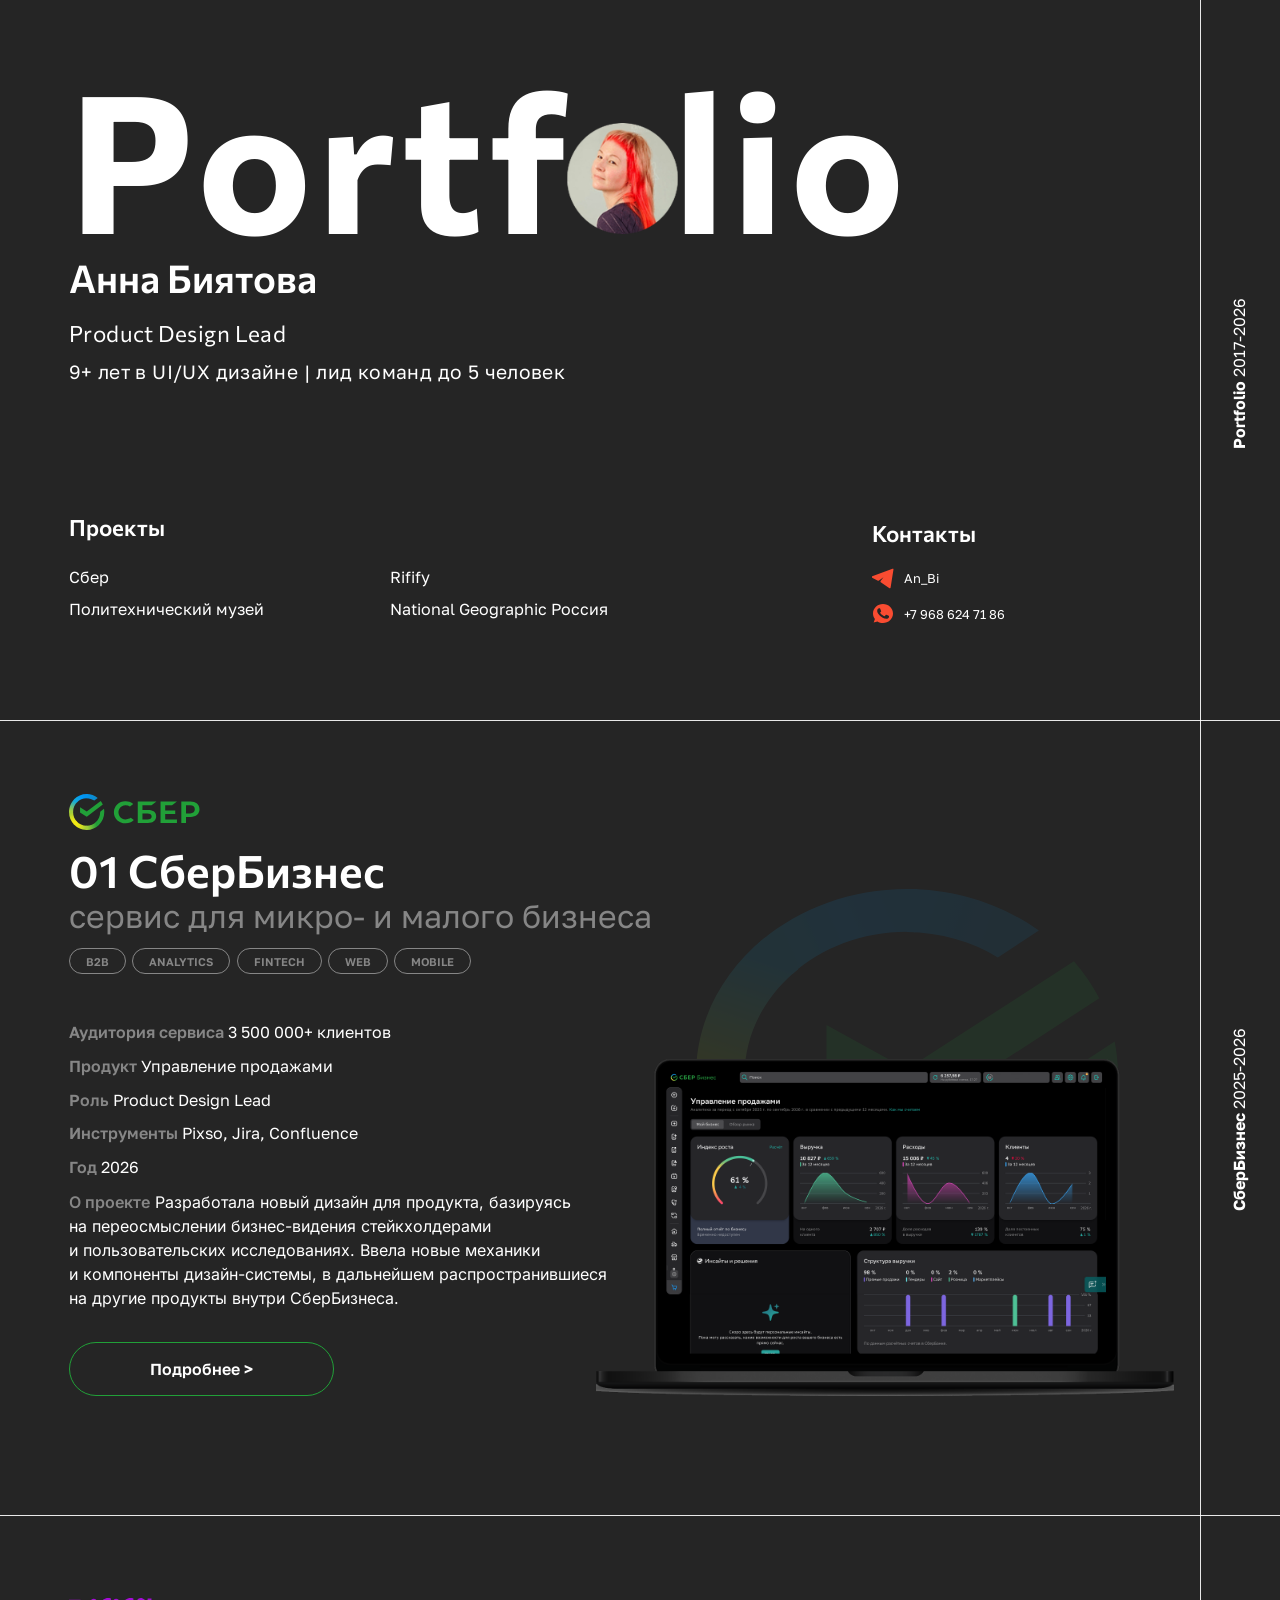
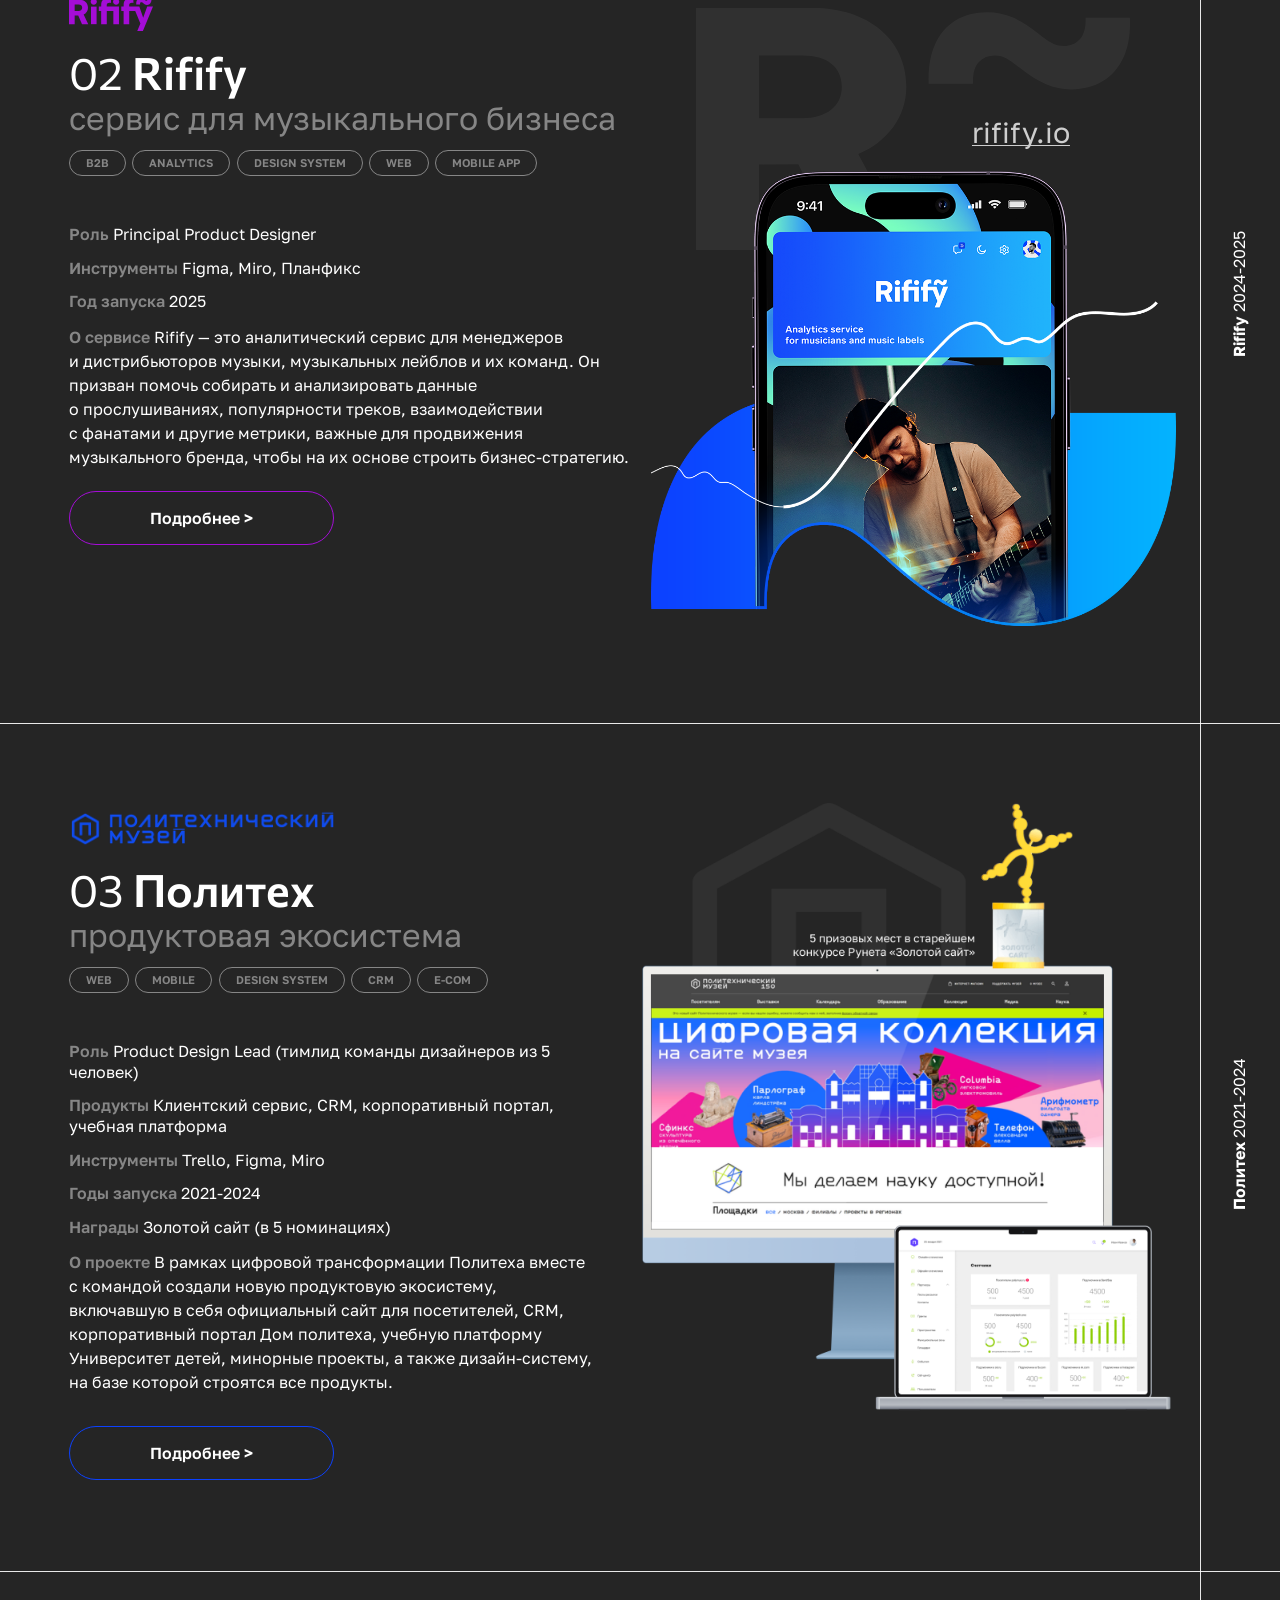
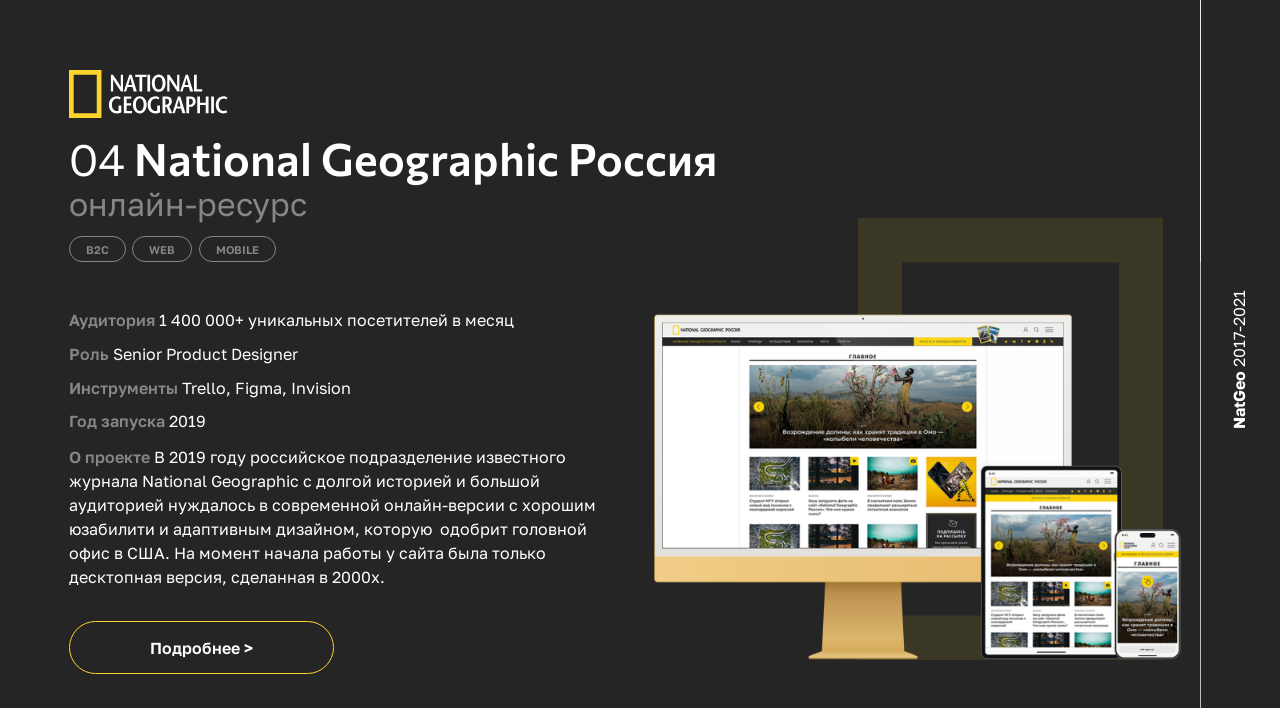
<file: index.html>
<!doctype html>
<html lang="ru">
<head>
<meta charset="utf-8">
<meta name="viewport" content="width=device-width, initial-scale=1">
<title>Анна Биятова — Portfolio</title>
<link rel="stylesheet" href="fonts.css">
<link rel="stylesheet" href="layout.css?v=65689a65fa">
<link rel="stylesheet" href="site.css?v=2843d32c50">

</head>
<body class="home home-page" style="--basis:1600;--design-height:4885">
<div class="viewport"><main data-node-id="2047:1017" data-name="Start" class="f1 design"><div data-node-id="2047:1018" class="f2 desktop-only"><div class="f3"><img alt="" src="da7af852-7161-42c7-ad03-e3b5329ed89d.svg" decoding="sync" class="f4"></div></div><div data-node-id="2047:1022" class="f5 desktop-only"><div class="f6"><div class="f7"><div class="f3"><img alt="" src="vector2-9e2679698a.svg" decoding="sync" class="f4"></div></div></div></div><div data-node-id="2047:1023" class="f8 desktop-only"><div class="f6"><div class="f7"><div class="f3"><img alt="" src="vector2-9e2679698a.svg" decoding="sync" class="f4"></div></div></div></div><div data-node-id="4108:386" class="f9 desktop-only"><div class="f6"><div class="f7"><div class="f3"><img alt="" src="vector2-9e2679698a.svg" decoding="sync" class="f4"></div></div></div></div><div data-node-id="4108:388" class="f10 desktop-only"><div class="f6"><div class="f7"><div class="f3"><img alt="" src="vector2-9e2679698a.svg" decoding="sync" class="f4"></div></div></div></div><div data-node-id="2047:1026" class="f11 desktop-only"><div class="f12"><p class="f13"><span class="f14 body-type">Portfolio</span><span class="f15 body-type"> 2017-2026</span></p></div></div><div data-node-id="2047:1027" class="f16 desktop-only"><div class="f3"><img alt="" src="08860b7c-ce26-485e-bb1d-e3747defd88d.svg" decoding="sync" class="f4"></div></div><div data-node-id="2047:1028" class="f17 desktop-only"><div class="f12"><p class="f13"><span class="f14 body-type">СберБизнес</span><span class="f15 body-type"> 2025-2026</span></p></div></div><div data-node-id="2047:1029" class="f18 desktop-only"><div class="f3"><img alt="" src="da7af852-7161-42c7-ad03-e3b5329ed89d.svg" decoding="sync" class="f4"></div></div><div data-node-id="2047:1030" class="f19 desktop-only"><div class="f12"><p class="f13"><span class="f14 body-type">Rifify</span><span class="f15 body-type"> 2024-2025</span></p></div></div><div data-node-id="2047:1031" class="f20 desktop-only"><div class="f3"><img alt="" src="da7af852-7161-42c7-ad03-e3b5329ed89d.svg" decoding="sync" class="f4"></div></div><div data-node-id="2047:1032" class="f21 desktop-only"><div class="f12"><p class="f13"><span class="f14 body-type">Политех</span><span class="f15 body-type"> 2021-2024</span></p></div></div><div data-node-id="2047:1033" class="f22 desktop-only"><div class="f3"><img alt="" src="da7af852-7161-42c7-ad03-e3b5329ed89d.svg" decoding="sync" class="f4"></div></div><div data-node-id="2047:1034" class="f23 desktop-only"><div class="f12"><p class="f13"><span class="f14 body-type">NatGeo</span><span class="f15 body-type"> 2017-2021</span></p></div></div><div data-node-id="2047:1035" class="f24 mobile-root mobile-flow"><div data-node-id="2047:1036" class="f25 mobile-flow"><div data-node-id="2047:1037" class="f26 mobile-flow"><div data-node-id="2047:1038" class="f27"><div data-node-id="2047:1039" class="f28"><div data-node-id="2047:1040" class="f26"><h1 data-node-id="2047:1041" style="font-variation-settings:&quot;FLAR&quot; 0, &quot;VOLM&quot; 0" aria-label="Portfolio" class="f29"><span style="font-variation-settings:&quot;FLAR&quot; 0, &quot;VOLM&quot; 0" class="f30">Portf</span><span style="font-variation-settings:&quot;FLAR&quot; 0, &quot;VOLM&quot; 0" class="f31 title-portrait">   <img alt="" height="139" src="f00d699c-cee5-4345-8985-4cddf7796972.png" width="139" class="f32 mobile-portrait" decoding="sync"></span><span style="font-variation-settings:&quot;FLAR&quot; 0, &quot;VOLM&quot; 0" class="f30">lio</span></h1></div></div></div><div data-node-id="2047:1042" class="f33 mobile-flow"><div data-node-id="2047:1044" class="f34"><p data-node-id="2047:1045" style="font-variation-settings:&quot;FLAR&quot; 0, &quot;VOLM&quot; 0" class="f35 display-type">Анна Биятова</p><p data-node-id="2047:1046" style="font-variation-settings:&quot;FLAR&quot; 0, &quot;VOLM&quot; 0" class="f36 section-type">Product Design Lead</p></div><div data-node-id="4001:382" class="f26"><p data-node-id="4001:383" class="f37 body-type">9+ лет в UI/UX дизайне | лид команд до 5 человек</p></div></div></div><div data-node-id="2047:1047" class="f38 desktop-only"></div></div><div data-node-id="2047:1055" class="f39 mobile-flow home-nav"><div data-node-id="2047:1056" class="f40 mobile-flow home-nav project-list"><div data-node-id="2047:1057" class="f41 mobile-flow project-column"><p data-node-id="2047:1058" style="font-variation-settings:&quot;FLAR&quot; 0, &quot;VOLM&quot; 0" class="f42 section-type">Проекты</p><div data-node-id="2047:1059" class="f43 project-links body-type"><p class="f44"><a href="#sber">Сбер</a></p><p class="f45"><a href="#polytech">Политехнический музей</a></p></div></div><div data-node-id="2047:1060" class="f46 mobile-flow project-column"><p data-node-id="2047:1061" style="font-variation-settings:&quot;FLAR&quot; 0, &quot;VOLM&quot; 0" class="f47 desktop-only section-type">Проекты</p><div data-node-id="2047:1062" class="f48 project-links body-type"><p class="f44"><a href="#rifify">Rifify</a></p><p class="f45"><a href="#natgeo">National Geographic Россия</a></p></div></div></div><div data-node-id="2047:1063" class="f49 mobile-flow"><p data-node-id="2047:1064" style="font-variation-settings:&quot;FLAR&quot; 0, &quot;VOLM&quot; 0" class="f50 section-type">Контакты</p><div data-node-id="2047:1065" class="f51 mobile-flow"><a href="https://t.me/An_Bi" data-node-id="2047:1066" target="_blank" rel="noopener noreferrer" class="f52"><div data-node-id="2047:1067" data-name="telegram-svgrepo-com" class="f53"><img alt="" src="telegram-svgrepo-com-a227dfdb3e.svg" decoding="sync" class="f32"></div><div data-node-id="2047:1069" data-name="link" class="f54"><p data-node-id="I2047:1069;180:2139" class="f55">An_Bi</p></div></a><a href="https://api.whatsapp.com/send/?phone=79686247186&amp;text&amp;type=phone_number&amp;app_absent=0" data-node-id="2047:1070" target="_blank" rel="noopener noreferrer" class="f52"><div data-node-id="2047:1071" data-name="whatsapp-128-svgrepo-com" class="f56"><div data-node-id="2047:1072" data-name="Page-1" class="f57"><div data-node-id="2047:1073" data-name="Dribbble-Light-Preview" class="f57"><div data-node-id="2047:1074" data-name="icons" class="f58"><img alt="" src="ca8f4369-dca5-4f45-bd1b-74a5c559472d.svg" decoding="sync" class="f32"></div></div></div></div><div data-node-id="2047:1076" data-name="link" class="f59"><p data-node-id="I2047:1076;180:2139" class="f60">+7 968 624 71 86</p></div></a></div></div></div></div><div data-node-id="2047:1081" class="f61 desktop-only"><img alt="" src="group335741-cc95d2e238.svg" decoding="sync" class="f32"></div><section data-node-id="2047:1093" data-name="hero" id="sber" class="f62 home-section mobile-flow mobile-root"><div data-node-id="2047:1094" data-name="title" class="f63 mobile-flow"><div class="art-shell art-symbol" style="--art-w:169.0;--art-h:44.0"><div class="art-inner"><div data-node-id="2047:1095" data-name="sber-business-horizontal-logo 1" class="f64 asset-card symbol art-base"><div data-node-id="2047:1096" data-name="Group" class="f65"><img alt="" src="group-715e05df7a.svg" decoding="sync" class="f32"></div></div></div></div><div data-node-id="2047:1104" class="f66"><h2 class="f67 display-type"><span style="font-variation-settings:&quot;FLAR&quot; 0, &quot;VOLM&quot; 0" class="f68">01</span><span style="font-variation-settings:&quot;FLAR&quot; 0, &quot;VOLM&quot; 0" class="f69"> СберБизнес</span></h2><p class="f70 display-type">сервис для микро- и малого бизнеса</p></div><div data-node-id="2047:1105" class="f71 mobile-tags"><div data-node-id="2047:1106" class="f72"><p data-node-id="2047:1107" class="f73">B2В</p></div><div data-node-id="2047:1108" class="f72"><p data-node-id="2047:1109" class="f73">ANALYTICS</p></div><div data-node-id="2047:1110" class="f72"><p data-node-id="2047:1111" class="f73">FINTECH</p></div><div data-node-id="2047:1112" class="f72"><p data-node-id="2047:1113" class="f73">WEB</p></div><div data-node-id="2047:1114" class="f72"><p data-node-id="2047:1115" class="f73">MOBILE</p></div></div></div><div data-node-id="2047:1116" class="f74 mobile-flow"><div data-node-id="2047:1117" class="f75 mobile-flow"><div data-node-id="2047:1118" class="f76 mobile-flow"><p data-node-id="2047:1120" class="f77"><span class="f78 body-type">Аудитория сервиса </span><span class="f79 body-type">3 500 000+ клиентов</span></p><p data-node-id="2047:1119" class="f77"><span class="f78 body-type">Продукт</span><span class="f79 body-type"> Управление продажами</span></p><p data-node-id="2047:1121" class="f77"><span class="f78 body-type">Роль</span><span class="f79 body-type"> Product Design Lead</span></p><p data-node-id="2047:1122" class="f77"><span class="f78 body-type">Инструменты</span><span class="f79 body-type"> Pixso, Jira, Confluence</span></p><p data-node-id="2047:1124" class="f77"><span class="f78 body-type">Год</span><span class="f79 body-type"> 2026</span></p><div data-node-id="2047:1125" class="f80"><p class="f81 body-type"><span class="f82">О проекте</span><span class="f83"> Разработала новый дизайн для продукта, базируясь на переосмыслении бизнес-видения стейкхолдерами и пользовательских исследованиях. Ввела новые механики </span></p><p class="f84 body-type">и компоненты дизайн-системы, в дальнейшем распространившиеся на другие продукты внутри СберБизнеса.</p></div></div><a data-node-id="2047:1126" data-name="button" href="sber.html" aria-label="Подробнее о проекте СберБизнес" class="f85 action"><p data-node-id="I2047:1126;31:8" class="f86 body-type">Подробнее &gt;</p></a></div><div data-node-id="2047:1127" data-name="Component 1" class="f87 desktop-only"><div data-node-id="2047:1128" class="f88"><img alt="" src="rectangle9-54c301df84.png" decoding="sync" class="f89"></div></div></div><div class="mobile-art mobile-sber"><div class="f61" data-art-node="2047:1081"><img alt="" src="group335741-cc95d2e238.svg" class="f32" decoding="sync"></div><div data-name="Component 1" class="f87" data-art-node="2047:1127"><div data-art-node="2047:1128" class="f88"><img alt="" src="rectangle9-54c301df84.png" class="f89" decoding="sync"></div></div></div></section><div data-node-id="2047:1133" class="f90 desktop-only"><img alt="" height="139" src="f00d699c-cee5-4345-8985-4cddf7796972.png" width="139" decoding="sync" class="f32"></div><div data-node-id="2047:1157" class="f91 desktop-only"><div data-node-id="2047:1090" data-name="Group" class="f92"><img alt="" src="ce92cae7-5cc9-4928-95b6-e8f95a93dc6c.svg" decoding="sync" class="f32"></div><div data-node-id="2047:1159" data-name="iphoneWelcomeScreen 1" class="f93"><img alt="" src="51c996dc-2c7f-4863-90e3-d2e30f2d4b77.png" decoding="sync" class="f89"></div></div><section data-node-id="2047:1134" data-name="hero" id="rifify" class="f94 home-section mobile-flow mobile-root"><div data-node-id="2047:1135" data-name="title" class="f63 mobile-flow"><div class="art-shell art-symbol" style="--art-w:105.84;--art-h:42.0"><div class="art-inner"><div data-node-id="2047:1136" data-name="logo" class="f95 asset-card symbol art-base"><img alt="" src="bb40cdf7-cda1-4123-b1cc-fa6afe7eec54.svg" decoding="sync" class="f32"></div></div></div><div data-node-id="2047:1137" class="f66"><h2 class="f96 display-type"><span style="font-variation-settings:&quot;FLAR&quot; 0, &quot;VOLM&quot; 0" class="f97">02</span><span style="font-variation-settings:&quot;FLAR&quot; 0, &quot;VOLM&quot; 0" class="f98"> Rifify</span></h2><p class="f70 display-type">сервис для музыкального бизнеса</p></div><div data-node-id="2047:1138" class="f71 mobile-tags"><div data-node-id="2047:1139" class="f72"><p data-node-id="2047:1140" class="f73">B2В</p></div><div data-node-id="2047:1141" class="f72"><p data-node-id="2047:1142" class="f73">ANALYTICS</p></div><div data-node-id="2047:1143" class="f72"><p data-node-id="2047:1144" class="f73">DESIGN SYSTEM</p></div><div data-node-id="2047:1145" class="f72"><p data-node-id="2047:1146" class="f73">WEB</p></div><div data-node-id="2047:1147" class="f72"><p data-node-id="2047:1148" class="f73">MOBILE APP</p></div></div></div><div data-node-id="2047:1149" class="f99 mobile-flow"><div data-node-id="2047:1150" class="f100 mobile-flow"><div data-node-id="2047:1151" class="f76 mobile-flow"><p data-node-id="2047:1152" class="f101"><span class="f78 body-type">Роль</span><span class="f79 body-type"> Principal Product Designer</span></p><p data-node-id="2047:1153" class="f101"><span class="f78 body-type">Инструменты</span><span class="f79 body-type"> Figma, Miro, Планфикс</span></p><p data-node-id="2047:1154" class="f101"><span class="f78 body-type">Год запуска</span><span class="f79 body-type"> 2025</span></p><p data-node-id="2047:1155" class="f102"><span class="f103 body-type">О сервисе</span><span class="f104 body-type"> Rifify — это аналитический сервис для менеджеров и дистрибьюторов музыки, музыкальных лейблов и их команд. Он призван помочь собирать и анализировать данные о прослушиваниях, популярности треков, взаимодействии с фанатами и другие метрики, важные для продвижения музыкального бренда, чтобы на их основе строить бизнес-стратегию. </span></p></div><a data-node-id="2047:1156" data-name="button" href="rifify.html" aria-label="Подробнее о проекте Rifify" class="f105 action"><p data-node-id="I2047:1156;31:8" class="f86 body-type">Подробнее &gt;</p></a></div></div><a href="https://rifify.io" data-node-id="2047:1163" target="_blank" class="f106 mobile-external display-type" rel="noopener noreferrer"><p class="f107">rifify.io</p></a><div class="mobile-art mobile-rifify"><div data-name="Group" data-art-node="2047:1090" class="f92"><img alt="" src="ce92cae7-5cc9-4928-95b6-e8f95a93dc6c.svg" class="f32" decoding="sync"></div><div data-name="iphoneWelcomeScreen 1" data-art-node="2047:1159" class="f93"><img alt="" src="51c996dc-2c7f-4863-90e3-d2e30f2d4b77.png" class="f89" decoding="sync"></div></div></section><div data-node-id="2047:1164" data-name="Vector" class="f108 desktop-only"><img alt="" src="5a79a645-68f1-41d5-817a-1aee8416ebf0.svg" decoding="sync" class="f32"></div><section data-node-id="2047:1165" data-name="поли" id="polytech" class="f109 home-section mobile-flow mobile-root"><div data-node-id="2047:1166" data-name="title" class="f63 mobile-flow"><div class="art-shell art-symbol" style="--art-w:338.0;--art-h:48.0"><div class="art-inner"><div data-node-id="2047:1167" data-name="image-1de16db8-85b5-4d78-8180-da1f3745b1a0 1" class="f110 asset-card symbol art-base"><img alt="" src="de4b880d-7076-45f5-b7cd-0b7564033894.png" decoding="sync" class="f111"></div></div></div><div data-node-id="2047:1168" class="f66"><h2 class="f96 display-type"><span style="font-variation-settings:&quot;FLAR&quot; 0, &quot;VOLM&quot; 0" class="f97">03</span><span style="font-variation-settings:&quot;FLAR&quot; 0, &quot;VOLM&quot; 0" class="f98"> Политех</span></h2><p class="f70 display-type">продуктовая экосистема</p></div><div data-node-id="2047:1169" class="f71 mobile-tags"><div data-node-id="2047:1174" class="f72"><p data-node-id="2047:1175" class="f73">WEB</p></div><div data-node-id="2047:1176" class="f72"><p data-node-id="2047:1177" class="f73">MOBILE</p></div><div data-node-id="4126:344" class="f72"><p data-node-id="4126:345" class="f73">DESIGN SYSTEM</p></div><div data-node-id="2047:1172" class="f72"><p data-node-id="2047:1173" class="f73">CRM</p></div><div data-node-id="4126:341" class="f72"><p data-node-id="4126:342" class="f73">E-COM</p></div></div></div><div data-node-id="2047:1178" class="f112 mobile-flow"><div data-node-id="2051:1266" class="f76 mobile-flow"><p data-node-id="2047:1179" class="f77"><span class="f78 body-type">Роль</span><span class="f79 body-type"> Product Design Lead (тимлид команды дизайнеров из 5 человек)</span></p><p data-node-id="2047:1180" class="f77"><span class="f78 body-type">Продукты</span><span class="f79 body-type"> Клиентский сервис, CRM, корпоративный портал, учебная платформа</span></p><p data-node-id="2047:1181" class="f77"><span class="f78 body-type">Инструменты</span><span class="f79 body-type"> Trello, Figma, Miro</span></p><p data-node-id="2047:1182" class="f77"><span class="f78 body-type">Годы запуска</span><span class="f79 body-type"> 2021-2024</span></p><p data-node-id="2047:1183" class="f77"><span class="f78 body-type">Награды</span><span class="f79 body-type"> Золотой сайт (в 5 номинациях)</span></p><p data-node-id="2047:1184" class="f77"><span class="f103 body-type">О проекте</span><span class="f104 body-type"> В рамках цифровой трансформации Политеха вместе с командой создали новую продуктовую экосистему, включавшую в себя официальный сайт для посетителей, CRM, корпоративный портал Дом политеха, учебную платформу Университет детей, минорные проекты, а также дизайн-систему, на базе которой строятся все продукты.</span></p></div><a data-node-id="2047:1185" data-name="button" href="polytech.html" aria-label="Подробнее о проекте Политех" class="f113 action"><p data-node-id="I2047:1185;31:8" class="f86 body-type">Подробнее &gt;</p></a></div><div class="mobile-art mobile-polytech"><div data-name="polytech-blue-imac" class="f114" data-art-node="4191:208"><img alt="Сайт Политехнического музея на iMac, CRM на ноутбуке и награда «Золотой сайт»" src="polytech-blue-imac-33b457dd71.png" class="f89" decoding="sync"></div></div></section><div data-node-id="4191:208" data-name="polytech-blue-imac" class="f114 desktop-only"><img alt="Сайт Политехнического музея на iMac, CRM на ноутбуке и награда «Золотой сайт»" src="polytech-blue-imac-33b457dd71.png" decoding="sync" class="f89"></div><section data-node-id="2047:1189" id="natgeo" class="f115 home-section mobile-flow mobile-root"><div data-node-id="2047:1190" data-name="title" class="f63 mobile-flow"><div class="art-shell art-symbol" style="--art-w:199.0;--art-h:59.0"><div class="art-inner"><div data-node-id="2047:1191" data-name="National-Geographic-Logo 1" class="f116 asset-card symbol art-base"><img alt="" src="national-geographic-logo1-c63c721502.svg" decoding="sync" class="f32"></div></div></div><div data-node-id="2047:1194" class="f66"><h2 class="f96 display-type"><span style="font-variation-settings:&quot;FLAR&quot; 0, &quot;VOLM&quot; 0" class="f97">04</span><span style="font-variation-settings:&quot;FLAR&quot; 0, &quot;VOLM&quot; 0" class="f98"> National Geographic Россия</span></h2><p class="f70 display-type">онлайн-ресурс</p></div><div data-node-id="2047:1195" class="f71 mobile-tags"><div data-node-id="2047:1196" class="f72"><p data-node-id="2047:1197" class="f73">B2C</p></div><div data-node-id="2047:1198" class="f72"><p data-node-id="2047:1199" class="f73">WEB</p></div><div data-node-id="2047:1200" class="f72"><p data-node-id="2047:1201" class="f73">MOBILE</p></div></div></div><div data-node-id="2047:1202" class="f117 mobile-flow"><div data-node-id="2051:1267" class="f118 mobile-flow"><p data-node-id="4032:191" class="f119"><span class="f120 body-type">Аудитория</span><span class="f79 body-type"> 1 400 000+ уникальных посетителей в месяц</span></p><p data-node-id="2047:1203" class="f121"><span class="f78 body-type">Роль</span><span class="f79 body-type"> Senior Product Designer</span></p><p data-node-id="2047:1204" class="f121"><span class="f78 body-type">Инструменты</span><span class="f79 body-type"> Trello, Figma, Invision</span></p><p data-node-id="2047:1205" class="f122"><span class="f123 body-type">Год запуска</span><span class="f124 body-type"> 2019</span></p><p data-node-id="2047:1206" class="f125"><span class="f103 body-type">О проекте</span><span class="f104 body-type"> В 2019 году российское подразделение известного журнала National Geographic с долгой историей и большой аудиторией нуждалось в современной онлайн-версии с хорошим юзабилити и адаптивным дизайном, которую  одобрит головной офис в США. На момент начала работы у сайта была только десктопная версия, сделанная в 2000х.</span></p></div><a data-node-id="2047:1207" data-name="button" href="natgeo.html" aria-label="Подробнее о проекте National Geographic Россия" class="f126 action"><p data-node-id="I2047:1207;31:8" class="f86 body-type">Подробнее &gt;</p></a></div><div data-node-id="2047:1208" data-name="FireShot Capture 022 - Anna Biyatova - [readymag.website] 1" class="f127 desktop-only"><img alt="Сайт National Geographic Россия на iMac, планшете и телефоне" src="natgeo-yellow-imac-8d464cf291.png" decoding="sync" class="f89"></div><div class="mobile-art mobile-natgeo"><div data-name="Vector" class="f108" data-art-node="2047:1164"><img alt="" src="5a79a645-68f1-41d5-817a-1aee8416ebf0.svg" class="f32" decoding="sync"></div><div data-name="FireShot Capture 022 - Anna Biyatova - [readymag.website] 1" class="f127" data-art-node="2047:1208"><img alt="Сайт National Geographic Россия на iMac, планшете и телефоне" src="natgeo-yellow-imac-8d464cf291.png" class="f89" decoding="sync"></div></div></section></main></div>
</body>
</html>
</file>
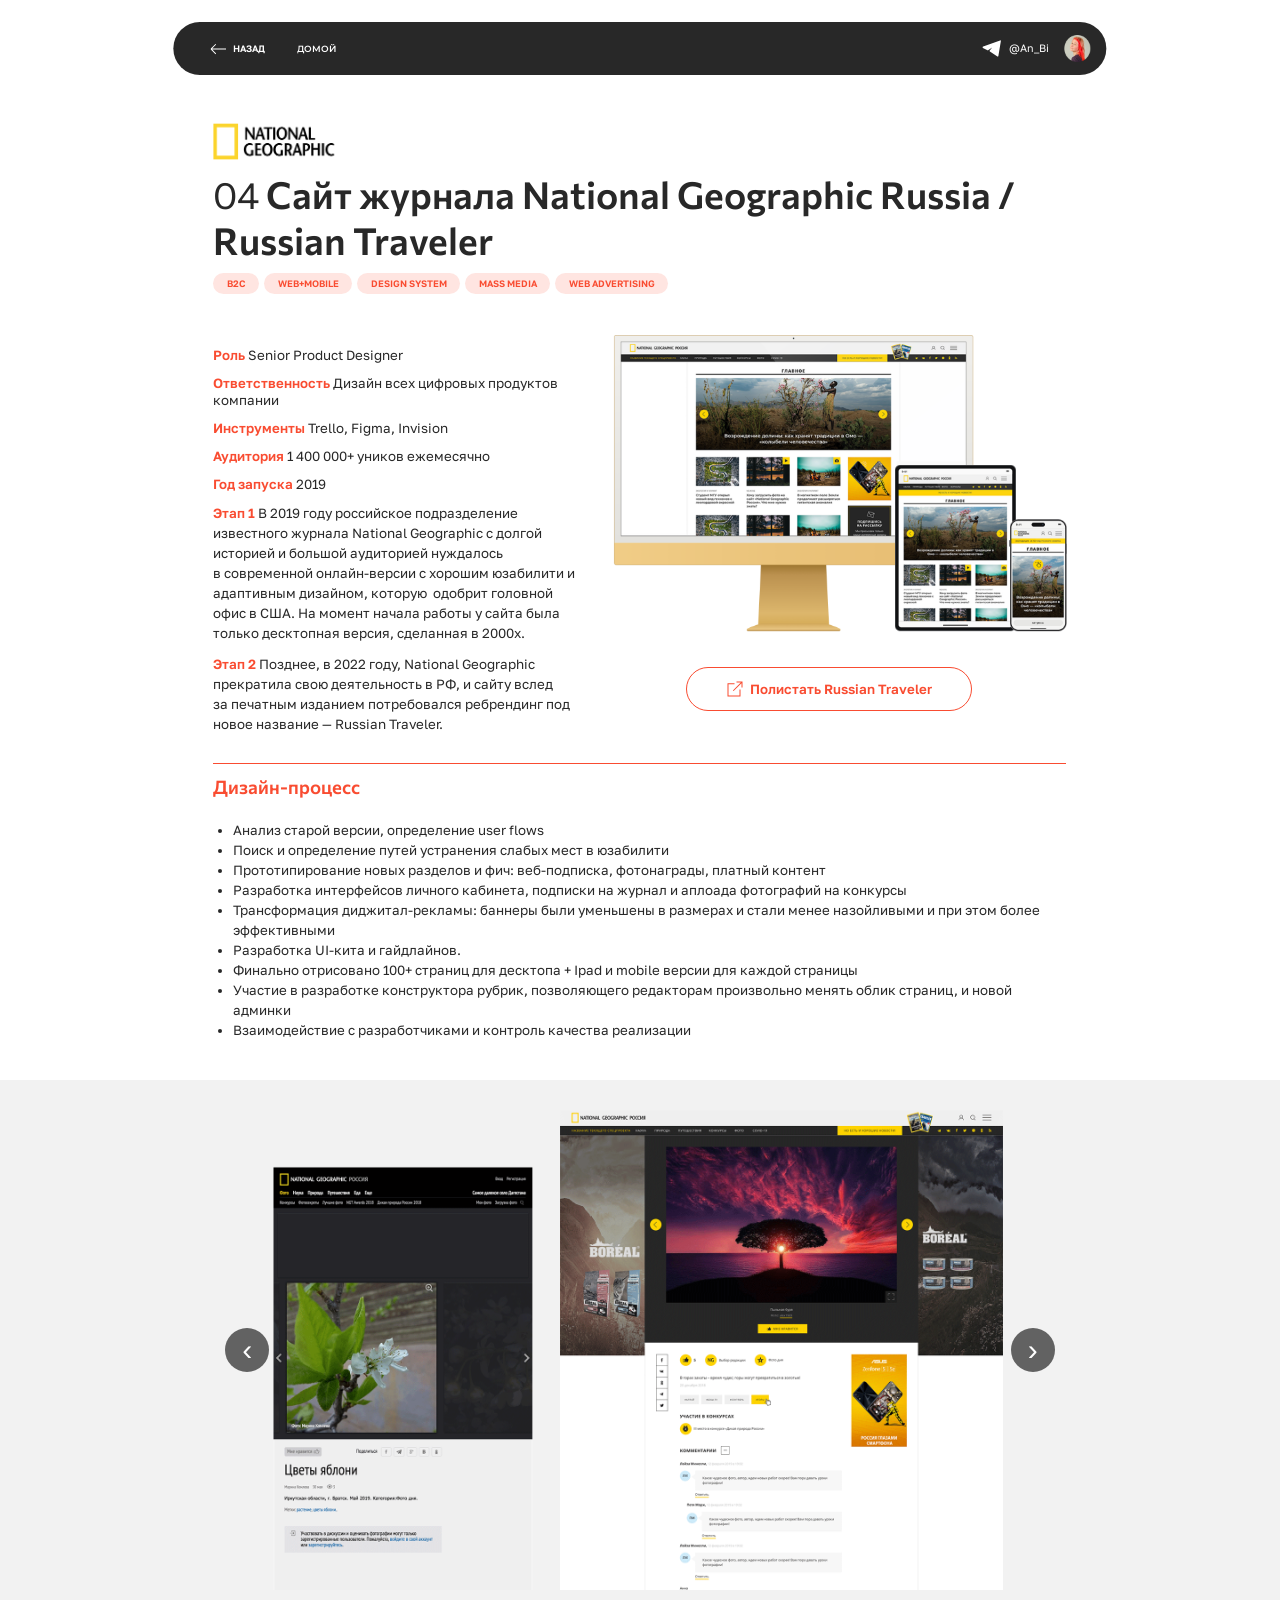
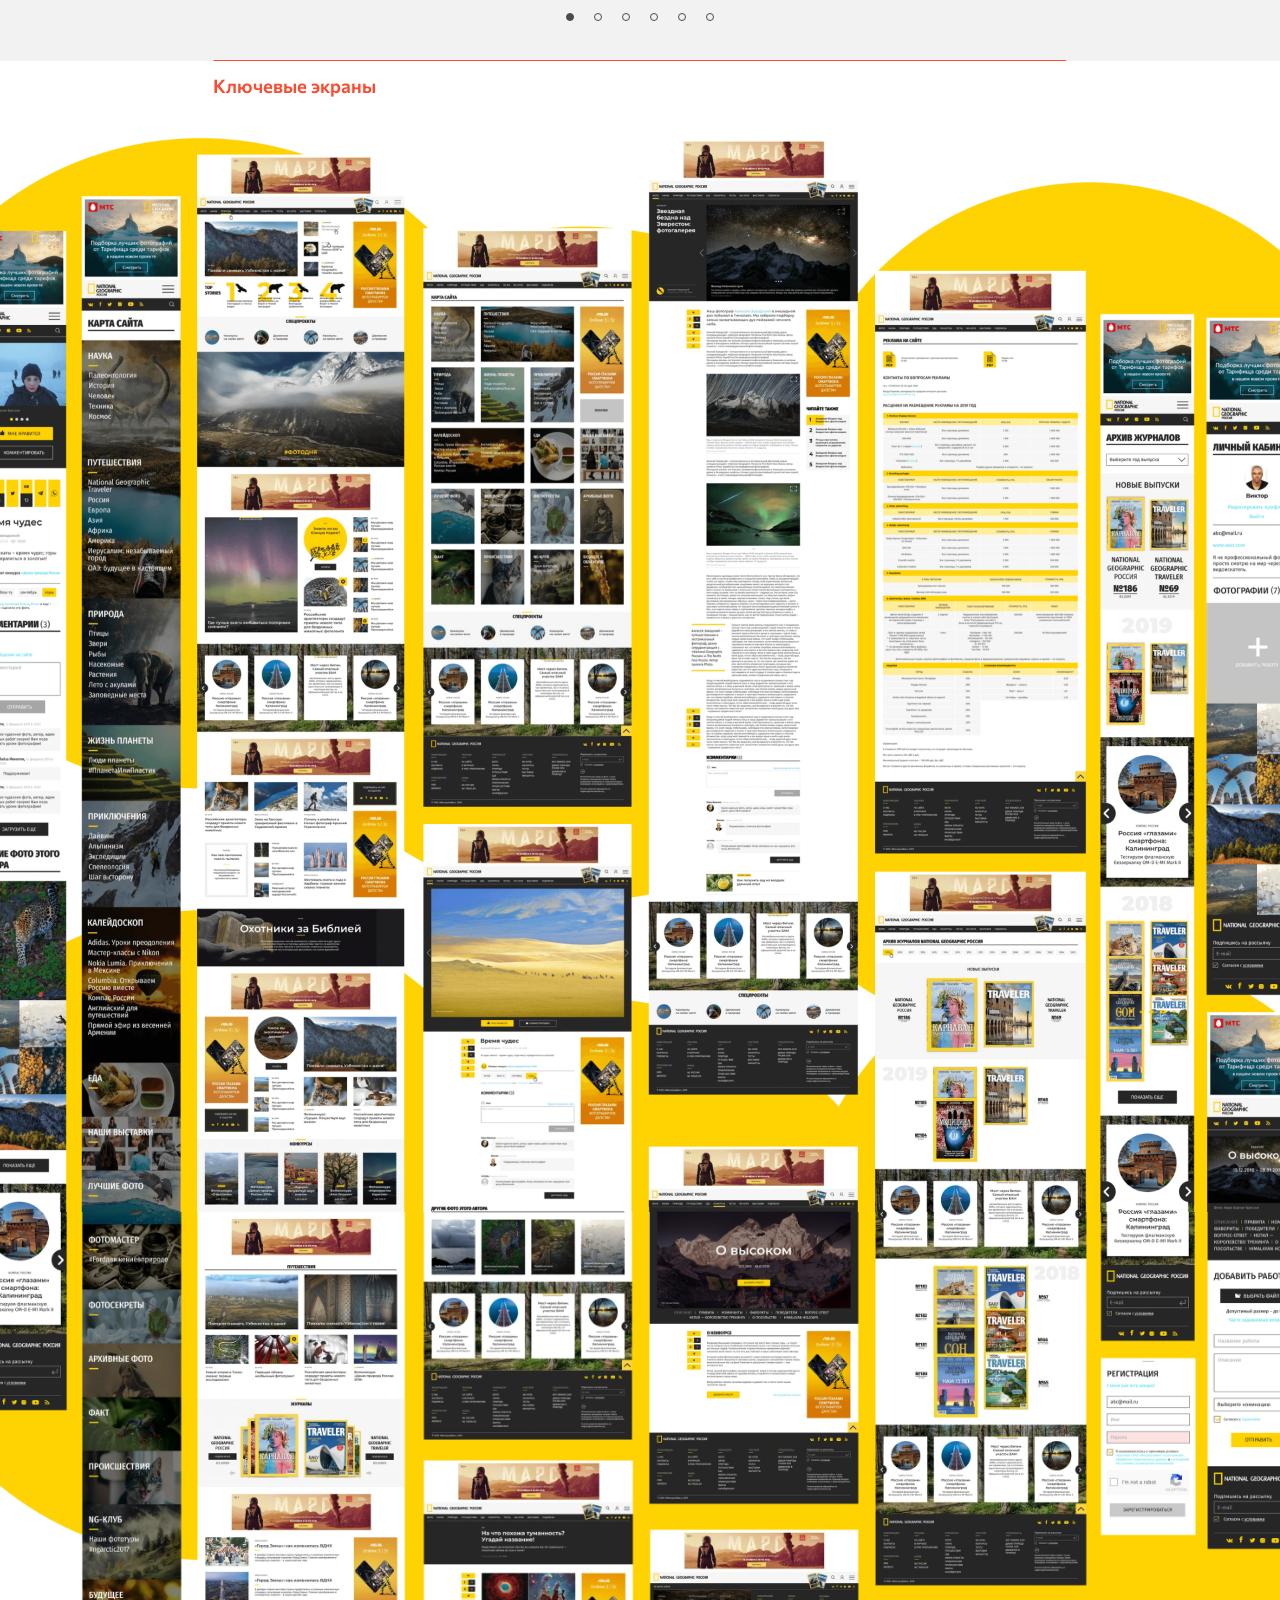
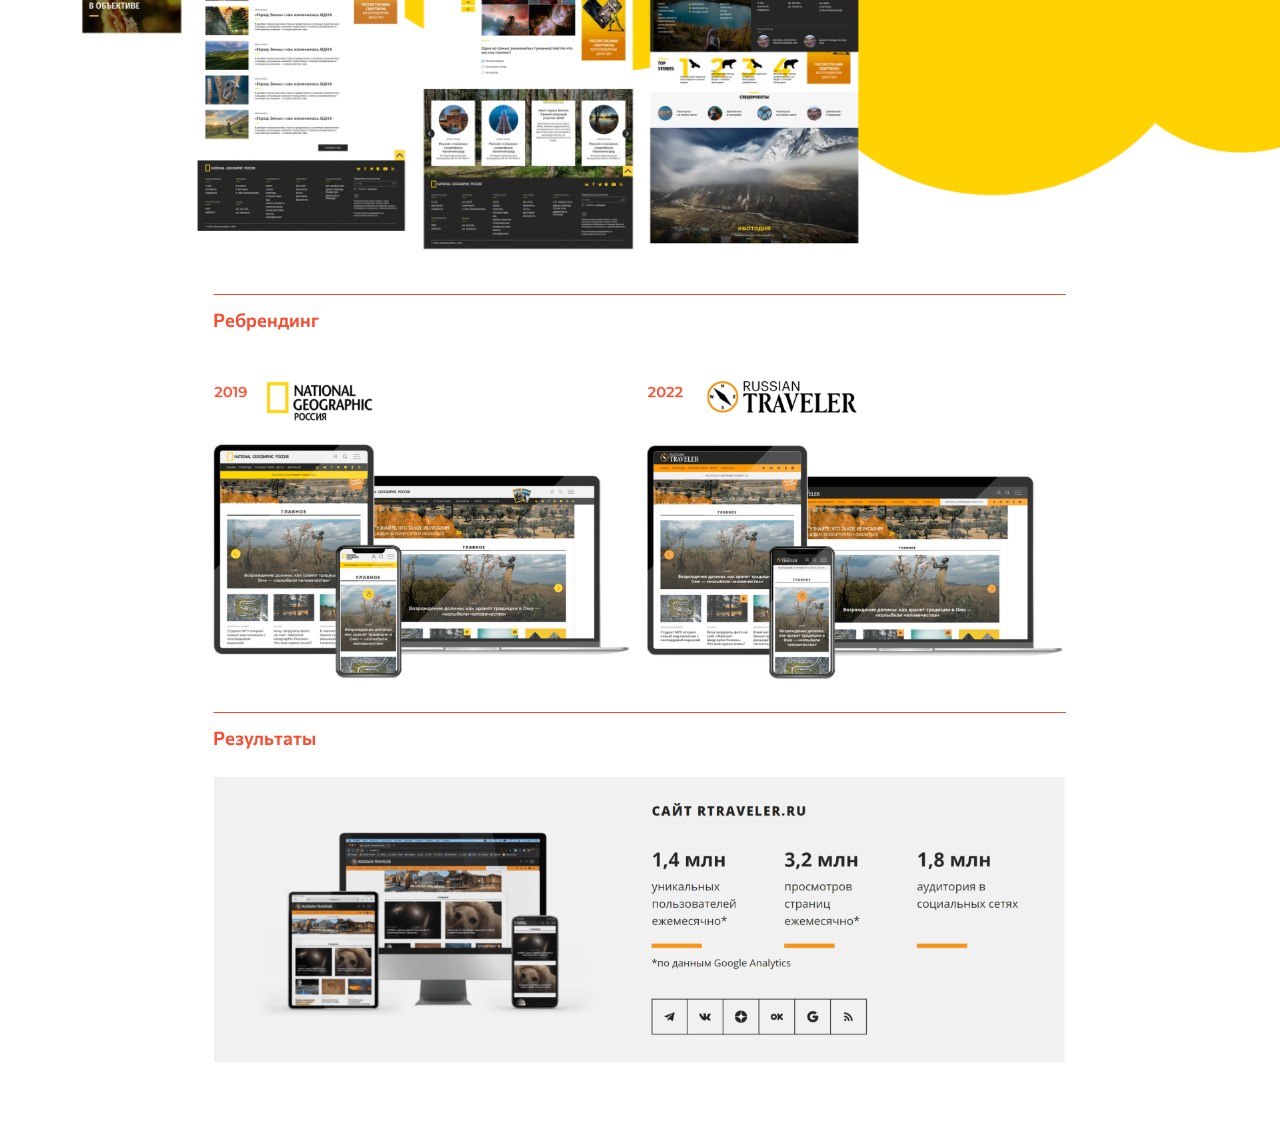
<file: natgeo.html>
<!doctype html>
<html lang="ru">
<head>
<meta charset="utf-8">
<meta name="viewport" content="width=device-width, initial-scale=1">
<title>National Geographic — Анна Биятова</title>
<link rel="stylesheet" href="fonts.css">
<link rel="stylesheet" href="layout.css?v=65689a65fa">
<link rel="stylesheet" href="site.css?v=2843d32c50">
<script src="natgeo-gallery.js?v=0850e26580" defer></script>
</head>
<body class="natgeo case-page" style="--basis:1920;--design-height:6518">
<div class="viewport"><main data-node-id="20:10" data-name="06_NatGeo" class="f128 design"><div data-node-id="365:1661" class="f343 mobile-root mobile-flow" data-order="4"><div data-node-id="365:1653" class="f344"><div data-node-id="365:1654" class="f345 mobile-flow"><p style="font-variation-settings:&quot;FLAR&quot; 0, &quot;VOLM&quot; 0" class="f229 section-type">Дизайн-процесс</p><p class="f230 body-type">​</p><ul class="f234"><li class="f235"><span class="f236 body-type">Анализ старой версии, определение user flows</span></li><li class="f235"><span class="f236 body-type">Поиск и определение путей устранения слабых мест в юзабилити</span></li><li class="f235"><span class="f236 body-type">Прототипирование новых разделов и фич: веб-подписка, фотонаграды, платный контент</span></li><li class="f235"><span class="f236 body-type">Разработка интерфейсов личного кабинета, подписки на журнал и аплоада фотографий на конкурсы</span></li><li class="f235"><span class="f236 body-type">Трансформация диджитал-рекламы: баннеры были уменьшены в размерах и стали менее назойливыми и при этом более эффективными</span></li><li class="f235"><span class="f236 body-type">Разработка UI-кита и гайдлайнов.</span></li><li class="f235"><span class="f236 body-type">Финально отрисовано 100+ страниц для десктопа + Ipad и mobile версии для каждой страницы</span></li><li class="f235"><span class="f236 body-type">Участие в разработке конструктора рубрик, позволяющего редакторам произвольно менять облик страниц, и новой админки</span></li><li class="f232"><span class="f236 body-type">Взаимодействие с разработчиками и контроль качества реализации</span></li></ul><p class="f346 body-type">​</p></div><div data-node-id="365:1655" class="f347"><div class="f162"><img alt="" src="75355f30-5cde-429b-aa73-6bc3fe6962be.svg" decoding="sync" class="f4"></div></div></div></div><section data-node-id="20:18" class="f348 mobile-root mobile-flow natgeo-gallery" data-order="5" id="photolenta" aria-label="Фотолента NatGeo"><div class="gallery-frame"><div class="gallery-track" id="natgeo-slides" tabindex="0" role="group" aria-label="Слайды фотоленты"><div class="gallery-slide"><img src="natgeo-gallery1-f89c62cb46.png" alt="Фотогалерея и конкурс фотографий" width="1920" height="1080" decoding="sync"></div><div class="gallery-slide"><img src="natgeo-gallery2-d9ad35dadc.png" alt="Статья о Красной Поляне и галерея конкурса" width="1920" height="1080" decoding="sync"></div><div class="gallery-slide"><img src="natgeo-gallery3-237ae2feeb.png" alt="Архив номеров National Geographic и Russian Traveler" width="1920" height="1080" decoding="sync"></div><div class="gallery-slide"><img src="natgeo-gallery4-e563cb2568.png" alt="Личный кабинет и фотогалерея пользователя" width="1920" height="1080" decoding="sync"></div><div class="gallery-slide"><img src="natgeo-gallery5-bc648fea26.png" alt="Научная статья и страница фотоматериала" width="1920" height="1080" decoding="sync"></div><div class="gallery-slide"><img src="natgeo-gallery6-e1deb29a2b.png" alt="Раздел оформления подписки на журналы" width="1920" height="1080" decoding="sync"></div></div><button type="button" class="gallery-arrow gallery-prev" hidden aria-label="Предыдущий кадр" aria-controls="natgeo-slides">‹</button><button type="button" class="gallery-arrow gallery-next" hidden aria-label="Следующий кадр" aria-controls="natgeo-slides">›</button></div><div class="gallery-dots" hidden><button type="button" data-slide="0" aria-label="Кадр 1 из 6" aria-controls="natgeo-slides"></button><button type="button" data-slide="1" aria-label="Кадр 2 из 6" aria-controls="natgeo-slides"></button><button type="button" data-slide="2" aria-label="Кадр 3 из 6" aria-controls="natgeo-slides"></button><button type="button" data-slide="3" aria-label="Кадр 4 из 6" aria-controls="natgeo-slides"></button><button type="button" data-slide="4" aria-label="Кадр 5 из 6" aria-controls="natgeo-slides"></button><button type="button" data-slide="5" aria-label="Кадр 6 из 6" aria-controls="natgeo-slides"></button></div><p class="gallery-status" aria-live="polite" aria-atomic="true"></p></section><div class="art-shell  floating-shell" style="--art-w:700.0;--art-h:516.0" data-order="2"><div class="art-inner"><div data-node-id="20:14" data-name="FireShot Capture 022 - Anna Biyatova - [readymag.website] 1" class="f349 mobile-root mobile-flow asset-card art-floating art-base" data-order="2"><img alt="Сайт National Geographic Россия на iMac, планшете и телефоне" src="natgeo-yellow-imac-8d464cf291.png" decoding="sync" class="f89"></div></div></div><a href="https://rtraveler.ru/" data-node-id="38:90" target="_blank" data-name="button" class="f350 mobile-root mobile-flow mobile-external-button action" data-order="3" rel="noopener noreferrer"><div data-node-id="I38:90;114:2049" data-name="external-link-svgrepo-com 1" class="f265"><img alt="" src="external-link-svgrepo-com1-d1e12d7f70.svg" decoding="sync" class="f32"></div><p data-node-id="I38:90;31:8" class="f158 body-type">Полистать Russian Traveler</p></a><div data-node-id="20:20" data-name="FireShot Capture 025 - Anna Biyatova - [readymag.website] 1" class="f351 mobile-root mobile-flow desktop-only"><div class="f150"><img alt="" src="fire-shot-capture025-anna-biyatova-readymag-we-81d39d0f46.png" decoding="sync" class="f352"></div></div><div data-node-id="20:21" data-name="FireShot Capture 026 - Anna Biyatova - [readymag.website] 1" class="f353 mobile-root mobile-flow desktop-only"><img alt="" src="fire-shot-capture026-anna-biyatova-readymag-we-8d2b8d416c.png" decoding="sync" class="f111"></div><div data-node-id="20:22" data-name="FireShot Capture 027 - Anna Biyatova - [readymag.website] 1" class="f354 mobile-root mobile-flow desktop-only"><div class="f150"><img alt="" src="fire-shot-capture027-anna-biyatova-readymag-we-e08d2f9e79.png" decoding="sync" class="f355"></div></div><div data-node-id="20:15" class="f356 mobile-root mobile-flow desktop-only"></div><div data-node-id="20:23" class="f357 mobile-root mobile-flow desktop-only"></div><div class="art-shell  floating-shell" style="--art-w:1925.0;--art-h:439.0" data-order="11"><div class="art-inner"><div data-node-id="20:26" data-name="FireShot Capture 029 - Anna Biyatova - [readymag.website] 1" class="f358 mobile-root mobile-flow asset-card art-floating art-base" data-order="11"><div class="f150"><img alt="" src="fire-shot-capture029-anna-biyatova-readymag-we-d6b7cc13b7.png" decoding="sync" class="f359"></div></div></div></div><div class="art-shell  floating-shell" style="--art-w:1925.0;--art-h:514.0" data-order="9"><div class="art-inner"><div data-node-id="20:25" data-name="FireShot Capture 028 - Anna Biyatova - [readymag.website] 1" class="f360 mobile-root mobile-flow asset-card art-floating art-base" data-order="9"><div class="f150"><img alt="" src="fire-shot-capture028-anna-biyatova-readymag-we-ad97c84d8d.png" decoding="sync" class="f361"></div></div></div></div><div data-node-id="20:27" class="f362 mobile-root mobile-flow desktop-only"></div><div data-node-id="365:1614" class="f363 mobile-root mobile-flow" data-order="1"><div data-node-id="365:1615" data-name="title" class="f63 mobile-flow"><div class="art-shell art-symbol" style="--art-w:193.0;--art-h:56.0"><div class="art-inner"><div data-node-id="365:1644" data-name="image-1de16db8-85b5-4d78-8180-da1f3745b1a0 1" class="f364 asset-card symbol art-base"><div class="f150"><img alt="" src="image1-de16-db885-b54-d788180-da1-f3745-b1-a01-2f42765556.png" decoding="sync" class="f365"></div></div></div></div><h1 data-node-id="365:1617" class="f211"><span style="font-variation-settings:&quot;FLAR&quot; 0, &quot;VOLM&quot; 0" class="f212 display-type">04</span><span style="font-variation-settings:&quot;FLAR&quot; 0, &quot;VOLM&quot; 0" class="f213 display-type"> Сайт журнала National Geographic Russia / Russian Traveler</span></h1><div data-node-id="365:1618" class="f71 mobile-tags"><div data-node-id="365:1619" class="f131"><p data-node-id="365:1620" class="f132">B2С</p></div><div data-node-id="365:1621" class="f131"><p data-node-id="365:1622" class="f132">WEB+MOBILE</p></div><div data-node-id="365:1623" class="f131"><p data-node-id="365:1624" class="f132">DESIGN SYSTEM</p></div><div data-node-id="365:1625" class="f131"><p data-node-id="365:1626" class="f132">MASS MEDIA</p></div><div data-node-id="365:1627" class="f131"><p data-node-id="365:1628" class="f132">WEB ADVERTISING</p></div></div></div><div data-node-id="365:1646" class="f366 mobile-flow"><p data-node-id="365:1647" class="f217"><span class="f136 body-type">Роль</span><span class="f79 body-type"> Senior Product</span><span class="f79 body-type"> Designer</span></p><p data-node-id="4236:220" class="f367 mobile-flow"><span class="f136 body-type">Ответственность</span><span class="f79 body-type"> Дизайн всех цифровых продуктов компании</span></p><p data-node-id="365:1648" class="f368"><span class="f136 body-type">Инструменты</span><span class="f79 body-type"> Trello, Figma, Invision</span></p><p data-node-id="4032:194" class="f369"><span class="f221 body-type">Аудитория</span><span class="f79 body-type"> 1 400 000+ уников ежемесячно</span></p><p data-node-id="365:1649" class="f368"><span class="f136 body-type">Год запуска</span><span class="f79 body-type"> 2019</span></p><p data-node-id="365:1650" class="f370"><span class="f219 body-type">Этап 1</span><span class="f104 body-type"> В 2019 году российское подразделение известного журнала National Geographic с долгой историей и большой аудиторией нуждалось в современной онлайн-версии с хорошим юзабилити и адаптивным дизайном, которую  одобрит головной офис в США. На момент начала работы у сайта была только десктопная версия, сделанная в 2000х.</span></p><p data-node-id="365:1651" class="f217"><span class="f219 body-type">Этап 2</span><span class="f104 body-type"> Позднее, в 2022 году, National Geographic прекратила свою деятельность в РФ, и сайту вслед за печатным изданием потребовался ребрендинг под новое название — Russian Traveler.</span></p></div></div><header data-node-id="4163:1387" class="f371 case-nav-wrap"><div data-name="sticky_header" class="f196 case-nav"><div data-node-id="I4163:1387;114:92" class="f197 nav-side"><a data-node-id="I4163:1387;114:76" data-name="button" href="index.html#natgeo" class="f264 action"><div data-node-id="I4163:1387;114:76;114:224" data-name="arrow-left-svgrepo-com 1" class="f265"><img alt="" src="arrow-left-svgrepo-com1-5ba780f8c8.svg" decoding="sync" class="f32"></div><p data-node-id="I4163:1387;114:76;31:8" class="f266">НАЗАД</p></a><a data-node-id="I4163:1387;114:103" data-name="button" href="index.html" class="f198 action"><p data-node-id="I4163:1387;114:103;31:8" class="f199">ДОМОЙ</p></a></div><div data-node-id="I4163:1387;114:156" class="f205 nav-side"><a href="https://t.me/An_Bi" data-node-id="I4163:1387;180:2158" target="_blank" rel="noopener noreferrer" class="f206"><div data-node-id="I4163:1387;180:2159" data-name="telegram-svgrepo-com" class="f53"><img alt="" src="telegram-svgrepo-com-942616a983.svg" decoding="sync" class="f32"></div><div data-node-id="I4163:1387;180:2161" data-name="link" class="f207"><p data-node-id="I4163:1387;180:2161;180:2139" class="f208">@An_Bi</p></div></a><div data-node-id="I4163:1387;114:123" class="f209"><img alt="" height="40" src="975d3a98-b9f5-4bee-b7e6-115ba9d3b459.png" width="40" decoding="sync" class="f32"></div></div></div></header><div data-node-id="4241:223" data-name="resault" class="f372 mobile-root mobile-flow natgeo-section-title" data-order="6"><div data-node-id="4241:224" class="f161"><div class="f162"><img alt="" src="ebe70ef2-6ebf-4580-83fa-7d4899614555.svg" decoding="sync" class="f4"></div></div><h2 data-node-id="4241:225" style="font-variation-settings:&quot;FLAR&quot; 0, &quot;VOLM&quot; 0" class="f163 section-type">Ключевые экраны</h2></div><div data-node-id="4241:227" data-name="resault" class="f373 mobile-root mobile-flow natgeo-section-title" data-order="8"><div data-node-id="4241:228" class="f161"><div class="f162"><img alt="" src="ebe70ef2-6ebf-4580-83fa-7d4899614555.svg" decoding="sync" class="f4"></div></div><h2 data-node-id="4241:229" style="font-variation-settings:&quot;FLAR&quot; 0, &quot;VOLM&quot; 0" class="f163 section-type">Ребрендинг</h2></div><div data-node-id="4241:231" data-name="resault" class="f374 mobile-root mobile-flow natgeo-section-title" data-order="10"><div data-node-id="4241:232" class="f161"><div class="f162"><img alt="" src="ebe70ef2-6ebf-4580-83fa-7d4899614555.svg" decoding="sync" class="f4"></div></div><h2 data-node-id="4241:233" style="font-variation-settings:&quot;FLAR&quot; 0, &quot;VOLM&quot; 0" class="f163 section-type">Результаты</h2></div><div class="mobile-art natgeo-collage" data-order="7"><div data-name="FireShot Capture 025 - Anna Biyatova - [readymag.website] 1" class="f351 mobile-collage-layer" data-art-node="20:20"><div class="f150"><img alt="" src="fire-shot-capture025-anna-biyatova-readymag-we-81d39d0f46.png" decoding="sync" class="f352"></div></div><div data-name="FireShot Capture 026 - Anna Biyatova - [readymag.website] 1" class="f353 mobile-collage-layer" data-art-node="20:21"><img alt="" src="fire-shot-capture026-anna-biyatova-readymag-we-8d2b8d416c.png" decoding="sync" class="f111"></div><div data-name="FireShot Capture 027 - Anna Biyatova - [readymag.website] 1" class="f354 mobile-collage-layer" data-art-node="20:22"><div class="f150"><img alt="" src="fire-shot-capture027-anna-biyatova-readymag-we-e08d2f9e79.png" decoding="sync" class="f355"></div></div></div></main></div>
</body>
</html>
</file>
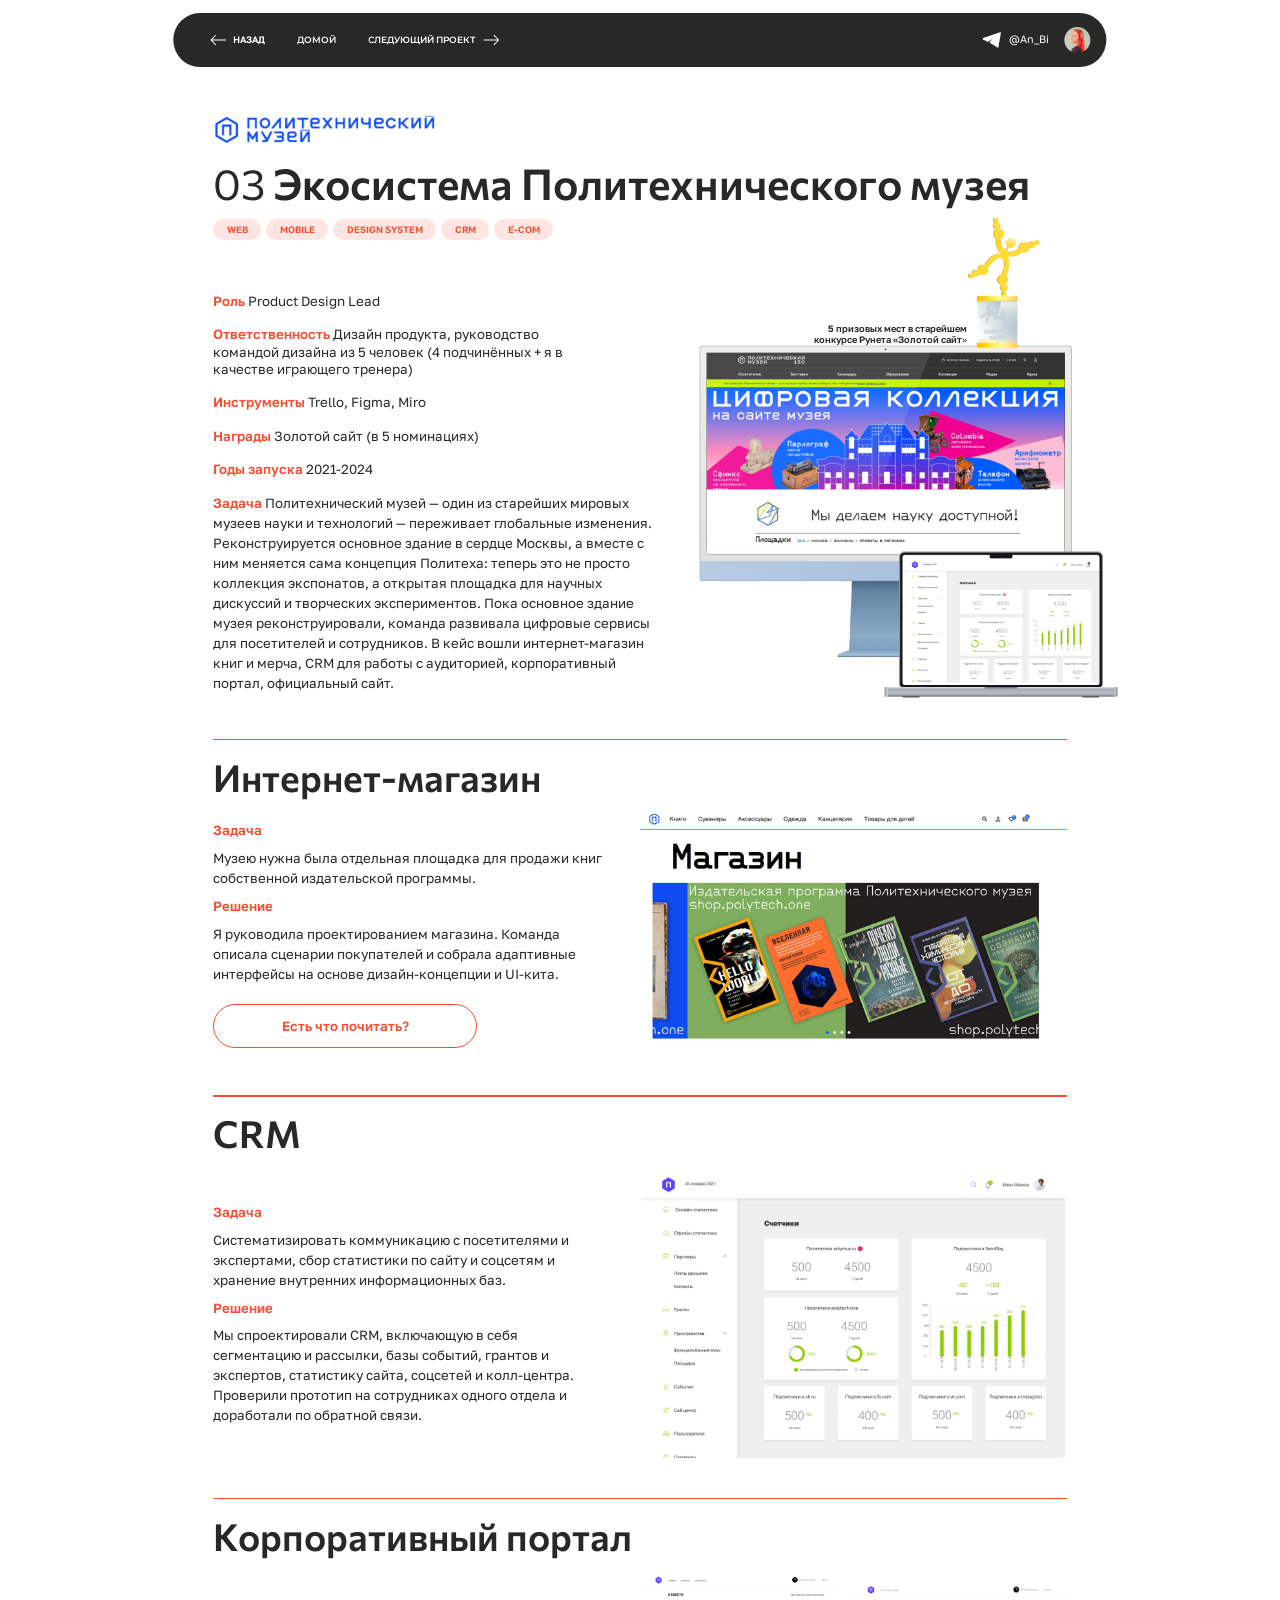
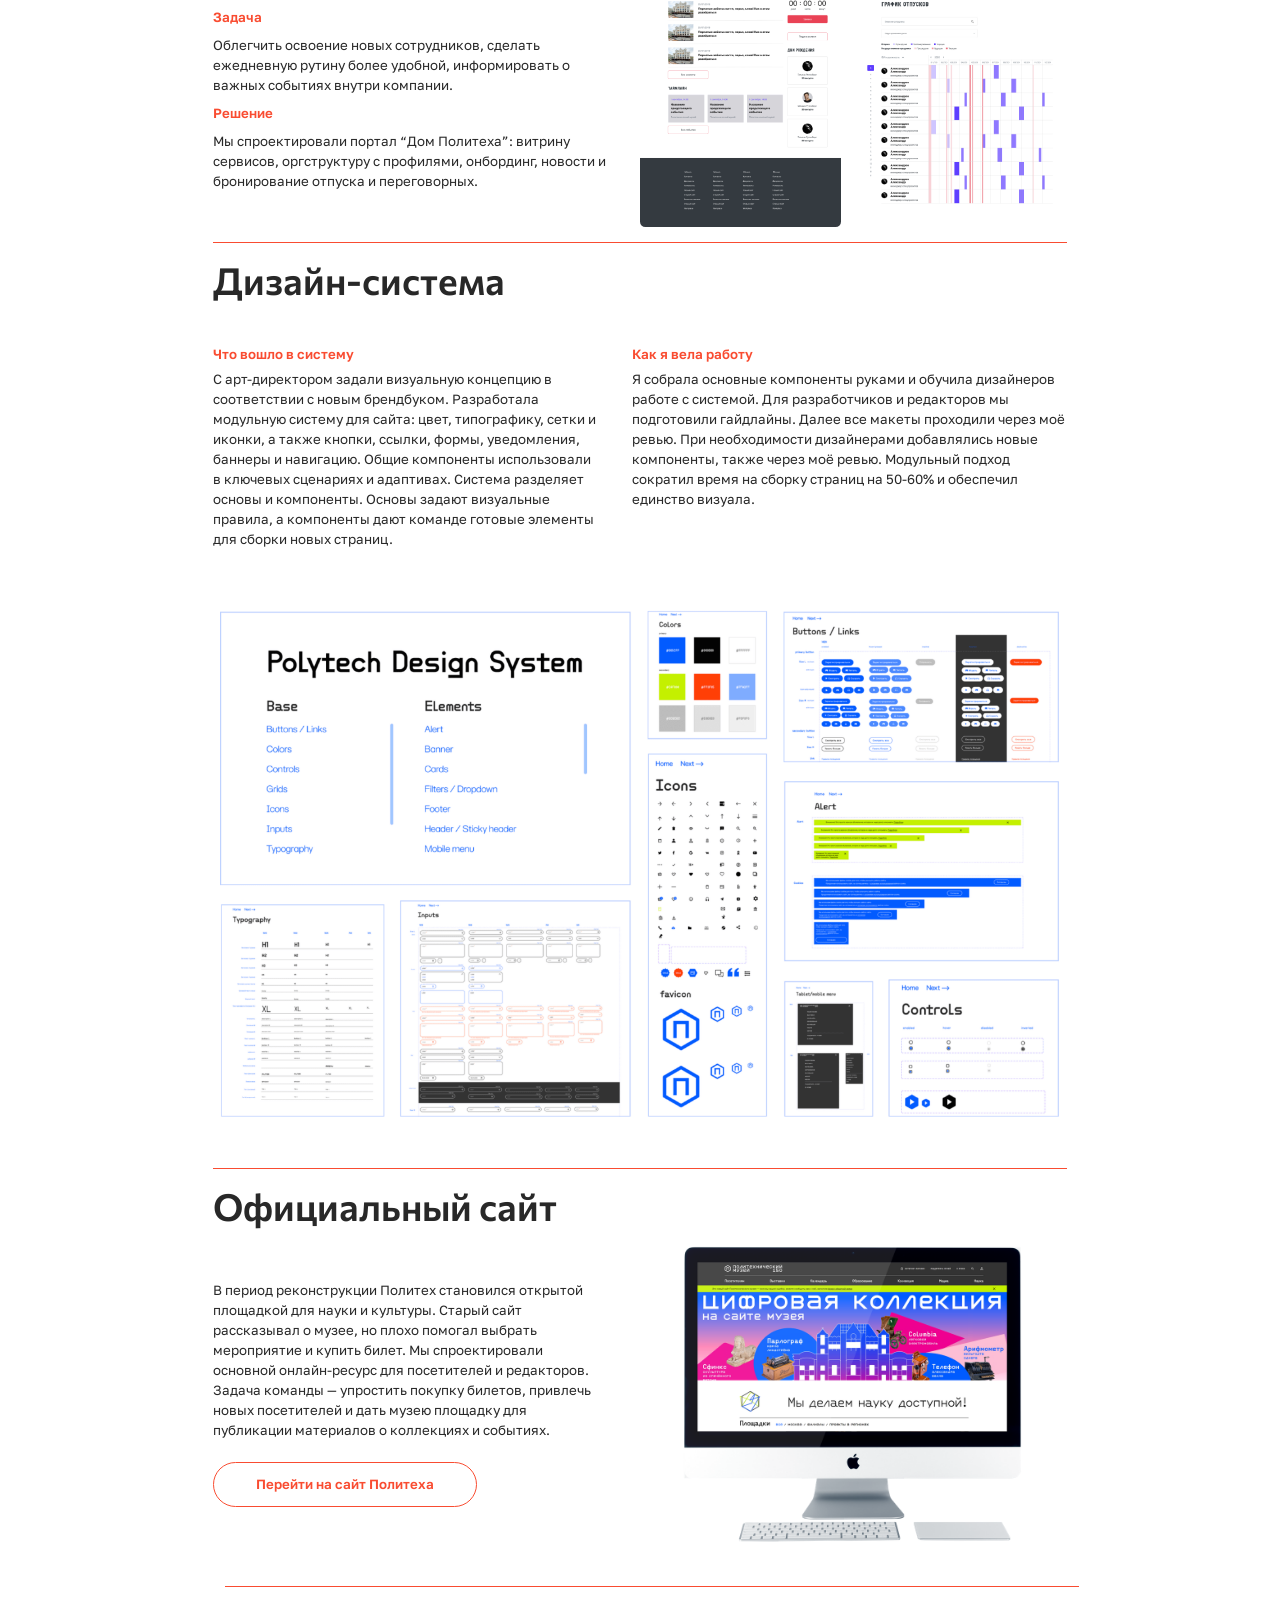
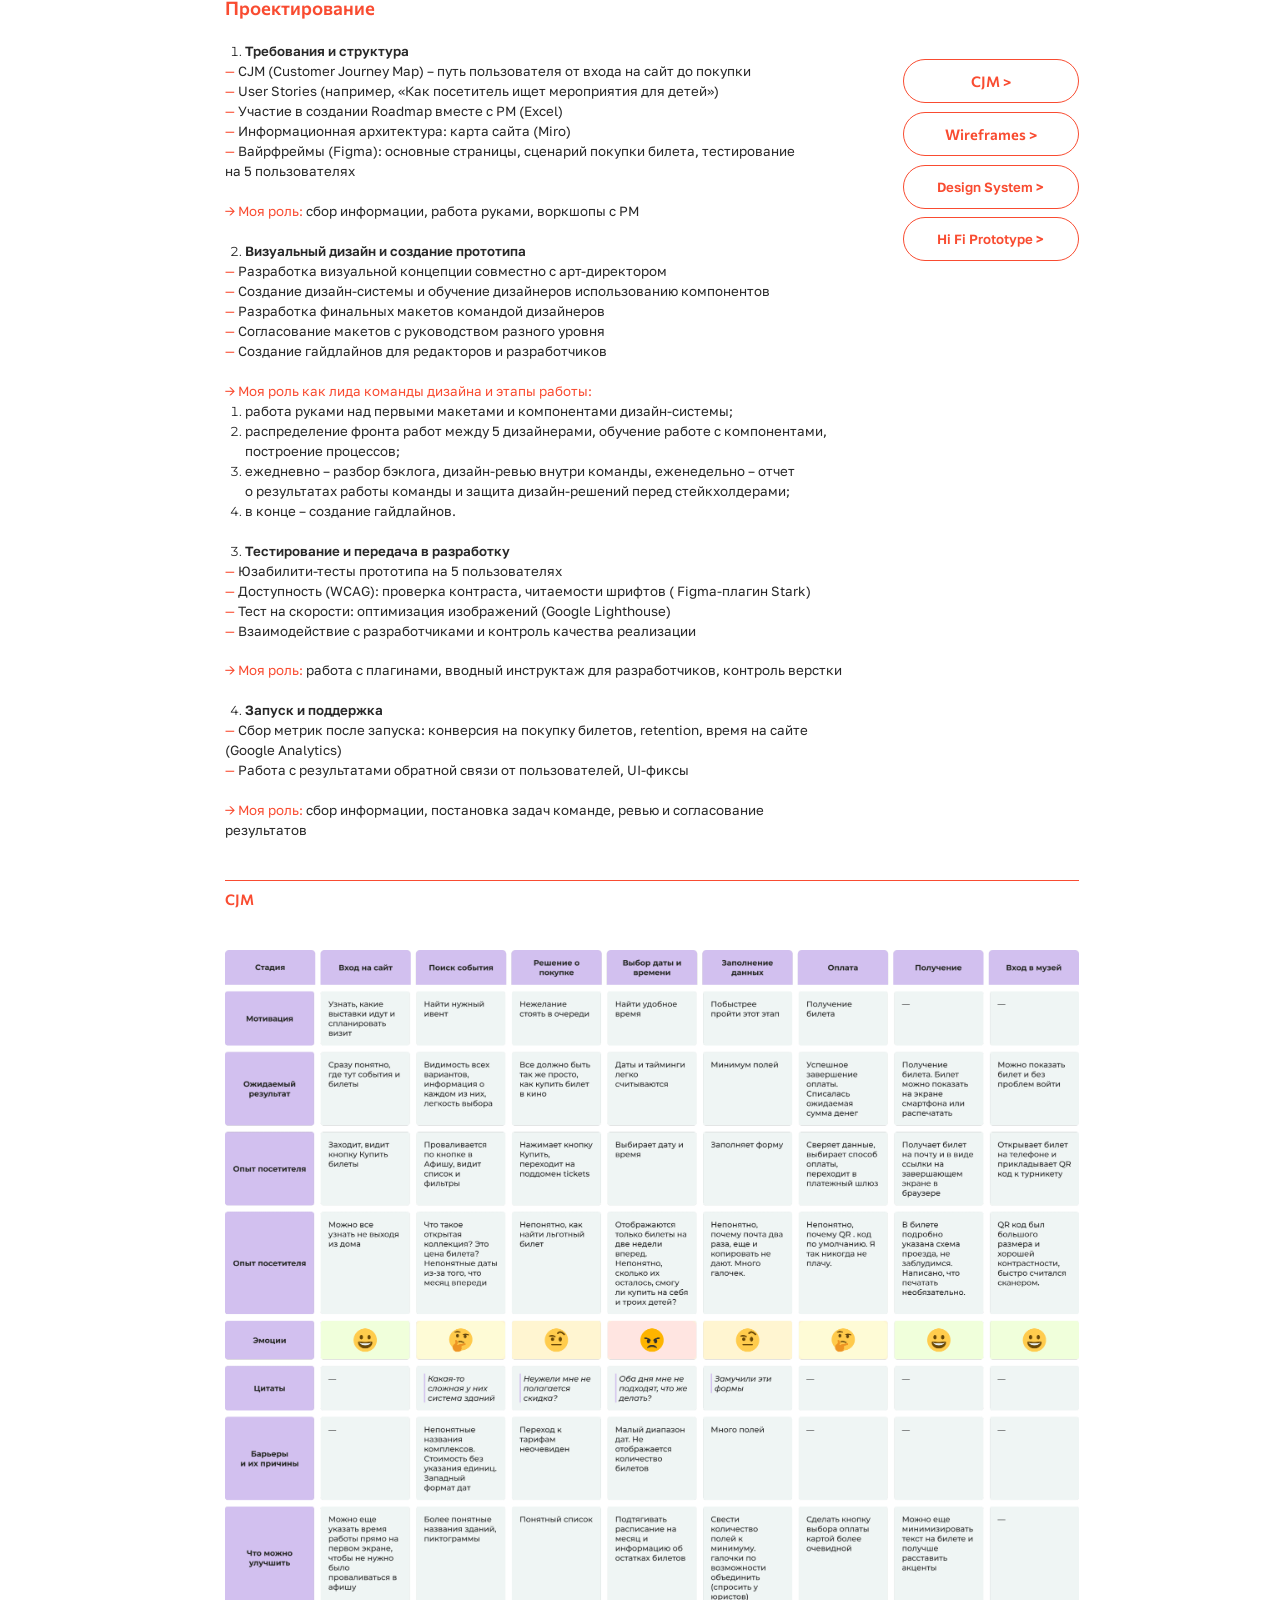
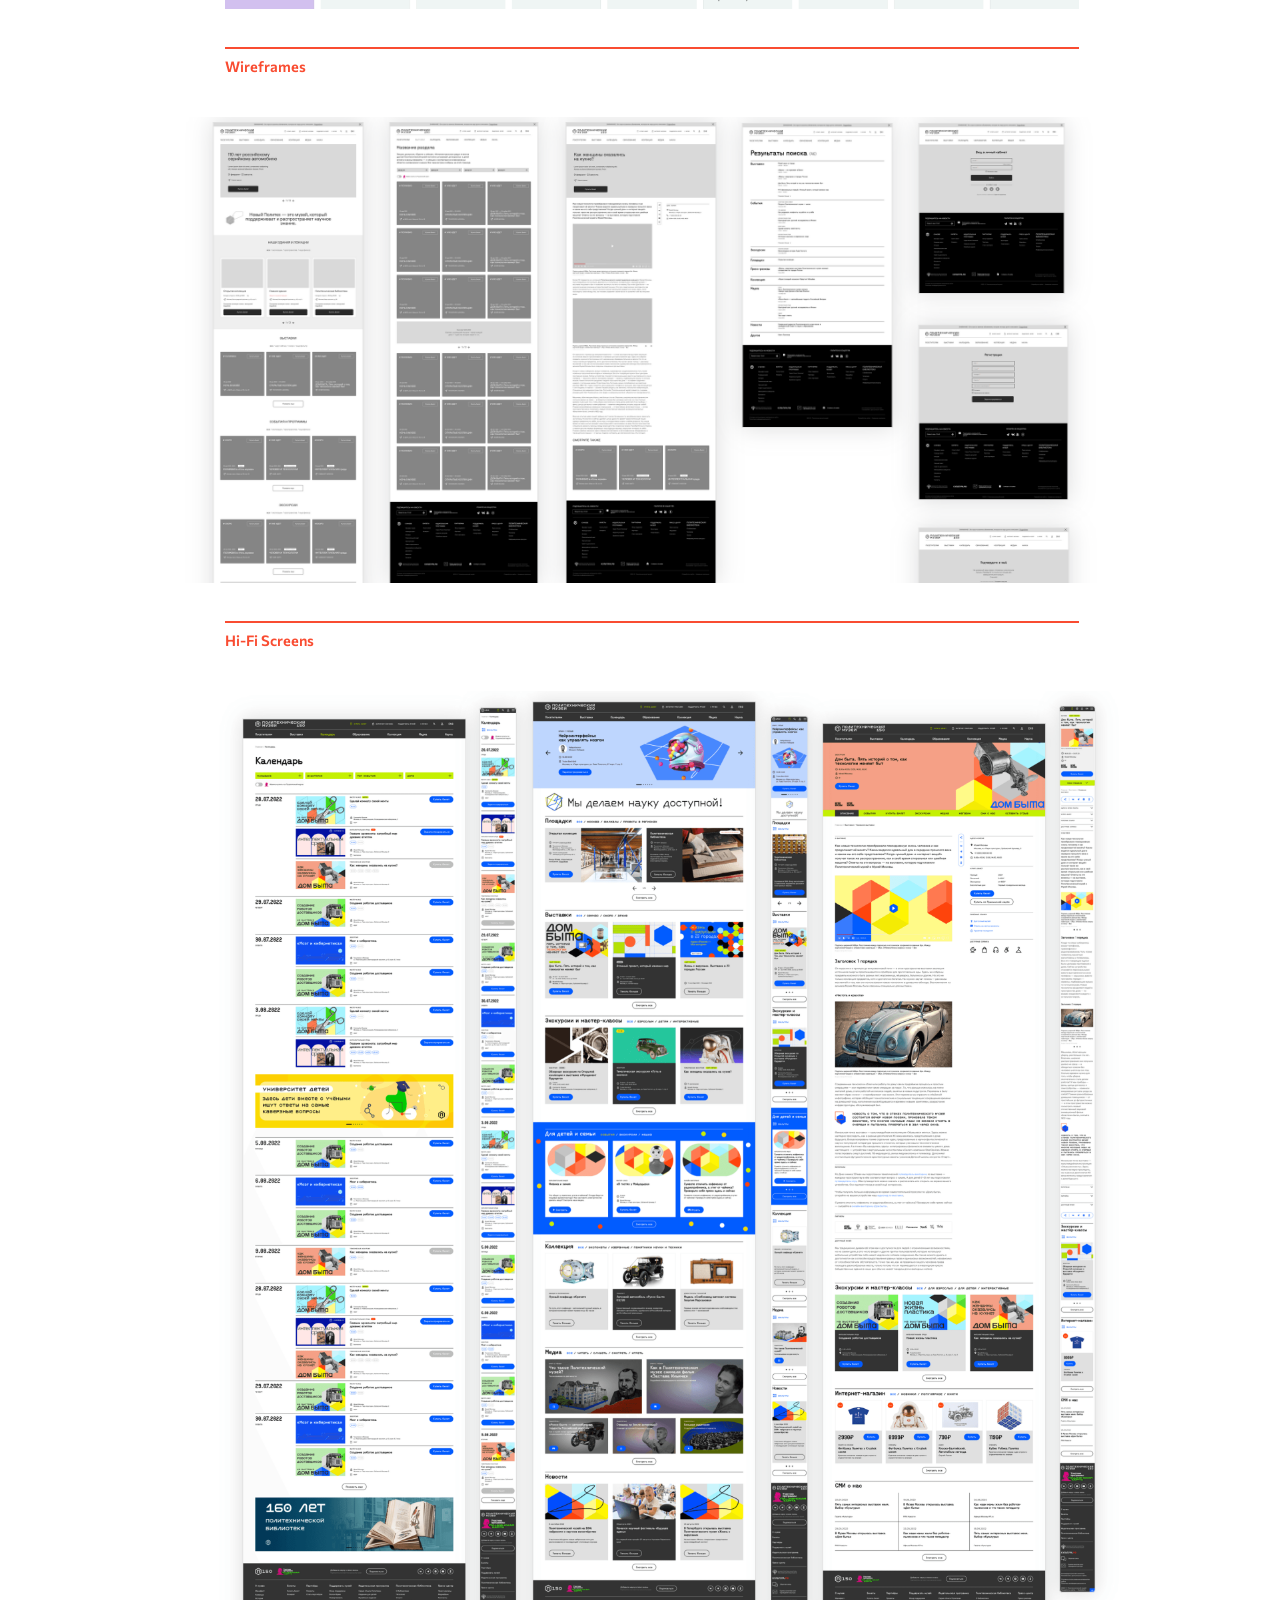
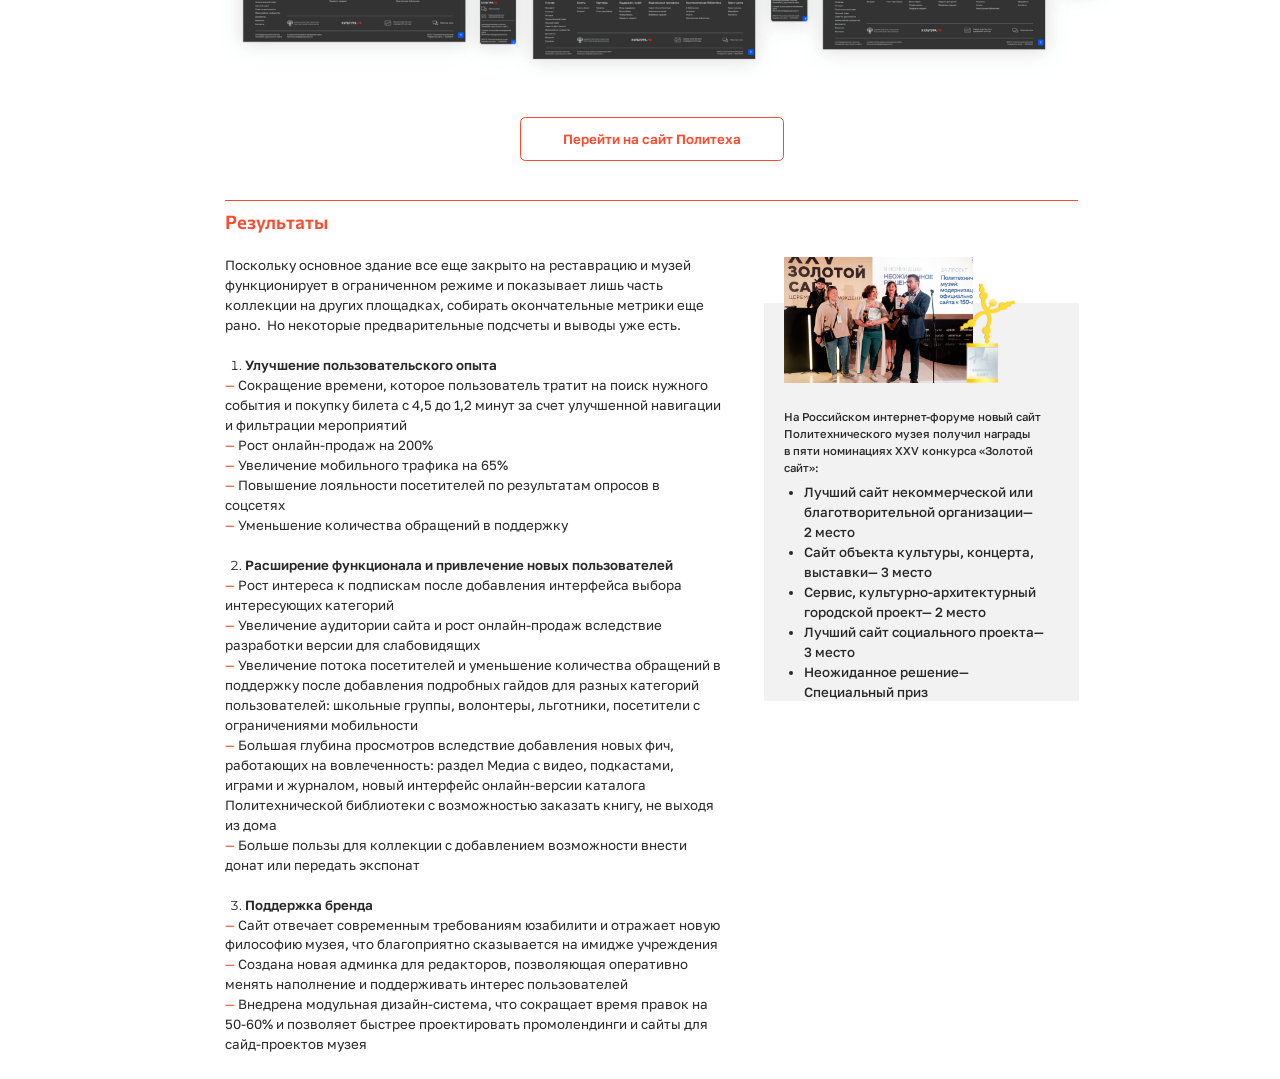
<file: polytech.html>
<!doctype html>
<html lang="ru">
<head>
<meta charset="utf-8">
<meta name="viewport" content="width=device-width, initial-scale=1">
<title>Политех — Анна Биятова</title>
<link rel="stylesheet" href="fonts.css">
<link rel="stylesheet" href="layout.css?v=65689a65fa">
<link rel="stylesheet" href="site.css?v=2843d32c50">

</head>
<body class="polytech case-page" style="--basis:1920;--design-height:11218">
<div class="viewport"><main data-node-id="4147:595" data-name="05_Polytech" class="f128 design"><div data-node-id="4152:848" class="f267"><div data-node-id="4147:596" class="f268 mobile-root mobile-flow"><div data-node-id="4147:597" data-name="title" class="f63 mobile-flow"><div class="art-shell art-symbol" style="--art-w:338.0;--art-h:48.0"><div class="art-inner"><div data-node-id="4147:598" data-name="image-1de16db8-85b5-4d78-8180-da1f3745b1a0 1" class="f110 asset-card symbol art-base"><img alt="" src="de4b880d-7076-45f5-b7cd-0b7564033894.png" decoding="sync" class="f111"></div></div></div><h1 data-node-id="4147:599" class="f269"><span style="font-variation-settings:&quot;FLAR&quot; 0, &quot;VOLM&quot; 0" class="f270 display-type">03</span><span style="font-variation-settings:&quot;FLAR&quot; 0, &quot;VOLM&quot; 0" class="f271 display-type"> Экосистема Политехнического музея</span></h1><div data-node-id="4147:600" class="f71 mobile-tags"><div data-node-id="4147:601" class="f131"><p data-node-id="4147:602" class="f132">WEB</p></div><div data-node-id="4147:603" class="f131"><p data-node-id="4147:604" class="f132">MOBILE</p></div><div data-node-id="4147:605" class="f131"><p data-node-id="4147:606" class="f132">DESIGN SYSTEM</p></div><div data-node-id="4147:607" class="f131"><p data-node-id="4147:608" class="f132">CRM</p></div><div data-node-id="4147:609" class="f131"><p data-node-id="4147:610" class="f132">E-COM</p></div></div></div><div data-node-id="4147:611" class="f272 mobile-flow"><p data-node-id="4147:612" class="f217"><span class="f136 body-type">Роль</span><span class="f79 body-type"> Product Design Lead</span></p><p data-node-id="4236:218" class="f273"><span class="f136 body-type">Ответственность</span><span class="f79 body-type"> Дизайн продукта, руководство командой дизайна из 5 человек (4 подчинённых + я в качестве играющего тренера)</span></p><p data-node-id="4147:613" class="f217"><span class="f136 body-type">Инструменты</span><span class="f79 body-type"> Trello, Figma, Miro</span></p><p data-node-id="4147:614" class="f274"><span class="f221 body-type">Награды</span><span class="f79 body-type"> Золотой сайт (в 5 номинациях)</span></p><p data-node-id="4147:615" class="f217"><span class="f136 body-type">Годы запуска</span><span class="f79 body-type"> 2021-2024</span></p><p data-node-id="4147:616" class="f217"><span class="f219 body-type">Задача</span><span class="f104 body-type"> Политехнический музей — один из старейших мировых музеев науки и технологий — переживает глобальные изменения. Реконструируется основное здание в сердце Москвы, а вместе с ним меняется сама концепция Политеха: теперь это не просто коллекция экспонатов, а открытая площадка для научных дискуссий и творческих экспериментов. </span><span class="f104 body-type">Пока основное здание музея реконструировали, команда развивала цифровые сервисы для посетителей и сотрудников. В кейс вошли интернет-магазин книг и мерча, CRM для работы с аудиторией, корпоративный портал, официальный сайт.</span></p></div><div class="mobile-art mobile-poly-lead"><div data-name="polytech-blue-imac" class="f275" data-art-node="4191:209"><img alt="Сайт Политехнического музея на iMac, CRM на ноутбуке и награда «Золотой сайт»" src="polytech-blue-imac-33b457dd71.png" decoding="sync" class="f89"><p class="cover-award-caption">5 призовых мест в старейшем конкурсе Рунета «Золотой сайт»</p></div></div></div><div data-node-id="4191:209" data-name="polytech-blue-imac" class="f275 desktop-only"><img alt="Сайт Политехнического музея на iMac, CRM на ноутбуке и награда «Золотой сайт»" src="polytech-blue-imac-33b457dd71.png" decoding="sync" class="f89"></div><p data-node-id="4194:208" style="font-variation-settings:&quot;wdth&quot; 100" class="f276 desktop-only"><span class="f277">5 призовых мест в старейшем конкурсе Рунета «Золотой сайт</span><span class="f278">»</span></p></div><div data-node-id="4147:772" class="f279 mobile-root mobile-flow"><div data-node-id="4147:773" data-name="Интернет-магазин Политехнического музея" class="f280 mobile-flow"><div data-node-id="4147:774" data-name="Разделитель" class="f281"></div><p data-node-id="4147:775" style="font-variation-settings:&quot;FLAR&quot; 0, &quot;VOLM&quot; 0" class="f282 display-type">Интернет-магазин</p><div data-node-id="4147:776" data-name="Описание и экран" class="f283 mobile-stack"><div data-node-id="4152:837" class="f284 mobile-flow"><div data-node-id="4147:777" data-name="Задача, решение и вклад" class="f285 body-type"><p data-node-id="4147:779" class="f286">Задача</p><p data-node-id="4147:780" class="f287">Музею нужна была отдельная площадка для продажи книг собственной издательской программы.</p><p data-node-id="4147:781" class="f286">Решение</p><p data-node-id="4147:782" class="f287">Я руководила проектированием магазина. Команда описала сценарии покупателей и собрала адаптивные интерфейсы на основе дизайн-концепции и UI-кита.</p></div><a href="https://shop.polytech.one/" data-node-id="4152:838" target="_blank" data-name="button" rel="noopener noreferrer" class="f288 action"><p data-node-id="I4152:838;31:8" class="f158 body-type">Есть что почитать?</p></a></div><div class="art-shell " style="--art-w:640.0;--art-h:362.0"><div class="art-inner"><div data-node-id="4147:783" data-name="Магазин · главная страница" class="f289 asset-card art-base"><div class="f290"><img alt="" src="image-d81a0ea498.png" decoding="sync" class="f291"></div></div></div></div></div></div><div data-node-id="4147:784" data-name="CRM Политехнического музея" class="f280 mobile-flow"><div data-node-id="4147:785" data-name="Разделитель" class="f281"></div><p data-node-id="4147:786" style="font-variation-settings:&quot;FLAR&quot; 0, &quot;VOLM&quot; 0" class="f282 display-type">CRM</p><div data-node-id="4147:787" data-name="Описание и экран" class="f283 mobile-stack"><div data-node-id="4147:788" data-name="Задача, решение и вклад" class="f292 mobile-flow body-type"><p data-node-id="4147:790" class="f286">Задача</p><p data-node-id="4147:791" class="f287">Систематизировать коммуникацию с посетителями и экспертами, сбор статистики по сайту и соцсетям и хранение внутренних информационных баз.</p><p data-node-id="4147:792" class="f286">Решение</p><p data-node-id="4147:793" class="f287">Мы спроектировали CRM, включающую в себя сегментацию и рассылки, базы событий, грантов и экспертов, статистику сайта, соцсетей и колл-центра. Проверили прототип на сотрудниках одного отдела и доработали по обратной связи.</p></div><div class="art-shell " style="--art-w:640.0;--art-h:431.0"><div class="art-inner"><div data-node-id="4147:794" data-name="CRM · дашборд статистики" class="f293 asset-card art-base"><img alt="" src="6afc70b4-7538-4f74-ad9f-6e13954ba963.png" decoding="sync" class="f294"></div></div></div></div></div><div data-node-id="4147:795" data-name="Корпоративный портал Политеха" class="f280 mobile-flow"><div data-node-id="4152:869" class="f295 mobile-flow"><div data-node-id="4147:796" data-name="Разделитель" class="f281"></div><p data-node-id="4147:797" style="font-variation-settings:&quot;FLAR&quot; 0, &quot;VOLM&quot; 0" class="f282 display-type">Корпоративный портал</p></div><div data-node-id="4147:798" data-name="Описание и экран" class="f283 mobile-stack"><div data-node-id="4147:799" data-name="Задача, решение и вклад" class="f292 mobile-flow body-type"><p data-node-id="4147:801" class="f286">Задача</p><p data-node-id="4147:802" class="f287">Облегчить освоение новых сотрудников, сделать ежедневную рутину более удобной, информировать о важных событиях внутри компании.</p><p data-node-id="4147:803" class="f286">Решение</p><p data-node-id="4147:804" class="f287">Мы спроектировали портал “Дом Политеха”: витрину сервисов, оргструктуру с профилями, онбординг, новости и бронирование отпуска и переговорных.</p></div><div data-node-id="4147:805" data-name="Экраны портала" class="f296 portal-gallery"><div class="art-shell " style="--art-w:301.0;--art-h:380.0"><div class="art-inner"><div data-node-id="4147:806" data-name="Портал · главная" class="f297 asset-card art-base"><img alt="" src="1-bc7a9d398d.png" decoding="sync" class="f294"></div></div></div><div class="art-shell " style="--art-w:323.0;--art-h:380.0"><div class="art-inner"><div data-node-id="4147:807" data-name="Портал · бронирование отпуска" class="f298 asset-card art-base"><img alt="" src="2-a02b157aab.png" decoding="sync" class="f294"></div></div></div></div></div><div data-node-id="4152:854" data-name="Дизайн-система Политеха" class="f299 mobile-flow" id="design-system"><div data-node-id="4152:870" class="f295 mobile-flow"><div data-node-id="4152:855" data-name="Разделитель" class="f281"></div><p data-node-id="4152:867" style="font-variation-settings:&quot;FLAR&quot; 0, &quot;VOLM&quot; 0" class="f282 display-type">Дизайн-система</p></div><div data-node-id="4152:857" data-name="Основа и внедрение" class="f300 mobile-stack body-type"><div data-node-id="4152:858" data-name="Модульная система" class="f301"><p data-node-id="4152:859" class="f302">Что вошло в систему</p><p data-node-id="4152:860" class="f303">С арт-директором задали визуальную концепцию в соответствии с новым брендбуком. Разработала модульную систему для сайта: цвет, типографику, сетки и иконки, а также кнопки, ссылки, формы, уведомления, баннеры и навигацию. Общие компоненты использовали в ключевых сценариях и адаптивах. Система разделяет основы и компоненты. Основы задают визуальные правила, а компоненты дают команде готовые элементы для сборки новых страниц.</p></div><div data-node-id="4152:861" data-name="Роль лида" class="f304"><p data-node-id="4152:862" class="f305">Как я вела работу</p><p data-node-id="4152:863" class="f306">Я собрала основные компоненты руками и обучила дизайнеров работе с системой. Для разработчиков и редакторов мы подготовили гайдлайны. Далее все макеты проходили через моё ревью. При необходимости дизайнерами добавлялись новые компоненты, также через моё ревью. Модульный подход сократил время на сборку страниц на 50-60% и обеспечил единство визуала.</p></div></div><div class="art-shell " style="--art-w:1305;--art-h:818"><div class="art-inner"><div data-node-id="4152:871" data-name="Дизайн-система Политеха" class="f307 asset-card design-system-figure art-base"><div class="f150"><img alt="Дизайн-система Политеха: типографика, палитра, иконки, кнопки, поля и уведомления" src="3-6a08d3ba56.png" decoding="sync" class="f308"></div></div></div></div></div></div><div data-node-id="4147:808" data-name="Официальный сайт Политехнического музея" class="f280 mobile-flow"><div data-node-id="4147:809" data-name="Разделитель" class="f281"></div><p data-node-id="4147:810" style="font-variation-settings:&quot;FLAR&quot; 0, &quot;VOLM&quot; 0" class="f282 display-type">Официальный сайт</p><div data-node-id="4147:811" data-name="О проекте" class="f283 mobile-stack"><div data-node-id="4147:812" data-name="Контекст, роль, ссылка" class="f309 mobile-flow"><p data-node-id="4147:815" class="f310 body-type">В период реконструкции Политех становился открытой площадкой для науки и культуры. Старый сайт рассказывал о музее, но плохо помогал выбрать мероприятие и купить билет. Мы спроектировали основной онлайн-ресурс для посетителей и редакторов. Задача команды — упростить покупку билетов, привлечь новых посетителей и дать музею площадку для публикации материалов о коллекциях и событиях.</p><a href="https://polymus.ru/" data-node-id="4147:816" target="_blank" data-name="Перейти на сайт Политеха" class="f222 museum-link action" rel="noopener noreferrer"><p data-node-id="I4147:816;31:8" class="f158 body-type">Перейти на сайт Политеха</p></a></div><div class="art-shell " style="--art-w:640.0;--art-h:452.0"><div class="art-inner"><div data-node-id="4147:817" data-name="Сайт · цифровая коллекция" class="f311 asset-card art-base"><img alt="" src="8bb0ec66-418c-496b-a155-def0eb232dc6.png" decoding="sync" class="f294"></div></div></div></div></div></div><div data-node-id="4152:849" class="f312 mobile-root mobile-flow"><div data-node-id="4147:655" class="f223 mobile-grid-reflow"><div data-node-id="4147:656" class="f313"><div class="f162"><img alt="" src="ebe70ef2-6ebf-4580-83fa-7d4899614555.svg" decoding="sync" class="f4"></div></div><div data-node-id="4147:657" class="f314 mobile-flow grid-reset"><p style="font-variation-settings:&quot;FLAR&quot; 0, &quot;VOLM&quot; 0" class="f229 section-type">Проектирование</p><p class="f230 body-type">​</p><ol start="1" class="f231"><li class="f232"><span class="f233 body-type">Требования и структура</span></li></ol><p class="f237 body-type"><span class="f238">— </span><span class="f143">CJM (Customer Journey Map) – путь пользователя от входа на сайт до покупки</span></p><p class="f237 body-type"><span class="f238">— </span><span class="f143">User Stories (например, «Как посетитель ищет мероприятия для детей»)</span></p><p class="f237 body-type"><span class="f238">— </span><span class="f143">Участие в создании Roadmap вместе с PM (Excel)</span></p><p class="f237 body-type"><span class="f238">— </span><span class="f143">Информационная архитектура: карта сайта (Miro)</span></p><p class="f237 body-type"><span class="f238">— </span><span class="f143">Вайрфреймы (Figma): основные страницы, сценарий покупки билета, тестирование<br>на 5 пользователях</span></p><p class="f230 body-type">​</p><p class="f237 body-type"><span class="f315">→ Моя роль:</span><span class="f143"> сбор информации, работа руками, воркшопы с PM</span></p><p class="f230 body-type">​</p><ol start="2" class="f231"><li class="f232"><span class="f233 body-type">Визуальный дизайн и создание прототипа</span></li></ol><p class="f237 body-type"><span class="f238">— </span><span class="f143">Разработка визуальной концепции совместно с арт-директором</span></p><p class="f237 body-type"><span class="f238">— </span><span class="f143">Создание дизайн-системы и обучение дизайнеров использованию компонентов</span></p><p class="f237 body-type"><span class="f238">— </span><span class="f143">Разработка финальных макетов командой дизайнеров</span></p><p class="f237 body-type"><span class="f238">— </span><span class="f143">Согласование макетов с руководством разного уровня </span></p><p class="f237 body-type"><span class="f238">— </span><span class="f143">Создание гайдлайнов для редакторов и разработчиков</span></p><p class="f230 body-type">​</p><p class="f237 body-type"><span class="f315">→ Моя роль как лида команды дизайна и этапы работы:</span><span class="f143"> </span></p><ol start="1" class="f231"><li class="f235"><span class="f236 body-type">работа руками над первыми макетами и компонентами дизайн-системы;</span></li><li class="f235"><span class="f236 body-type">распределение фронта работ между 5 дизайнерами, обучение работе с компонентами, построение процессов;</span></li><li class="f235"><span class="f236 body-type">ежедневно – разбор бэклога, дизайн-ревью внутри команды, еженедельно – отчет о результатах работы команды и защита дизайн-решений перед стейкхолдерами;</span></li><li class="f232"><span class="f236 body-type">в конце – создание гайдлайнов.</span></li></ol><p class="f230 body-type">​</p><ol start="3" class="f231"><li class="f232"><span class="f233 body-type">Тестирование и передача в разработку</span></li></ol><p class="f237 body-type"><span class="f238">— </span><span class="f143">Юзабилити-тесты прототипа на 5 пользователях</span></p><p class="f237 body-type"><span class="f238">— </span><span class="f143">Доступность (WCAG): проверка контраста, читаемости шрифтов ( Figma-плагин Stark)</span></p><p class="f237 body-type"><span class="f238">— </span><span class="f143">Тест на скорости: оптимизация изображений (Google Lighthouse)</span></p><p class="f237 body-type"><span class="f238">— </span><span class="f143">Взаимодействие с разработчиками и контроль качества реализации</span></p><p class="f230 body-type">​</p><p class="f237 body-type"><span class="f315">→ Моя роль:</span><span class="f143"> работа с плагинами, вводный инструктаж для разработчиков, контроль верстки</span></p><p class="f230 body-type">​</p><ol start="4" class="f231"><li class="f232"><span class="f233 body-type">Запуск и поддержка</span></li></ol><p class="f237 body-type"><span class="f238">— </span><span class="f143">Сбор метрик после запуска: конверсия на покупку билетов, retention, время на сайте (Google Analytics)</span></p><p class="f237 body-type"><span class="f238">— </span><span class="f143">Работа с результатами обратной связи от пользователей, UI-фиксы</span></p><p class="f230 body-type">​</p><p class="f239 body-type"><span class="f315">→ Моя роль:</span><span class="f143"> сбор информации, постановка задач команде, ревью и согласование результатов</span></p></div><div data-node-id="4147:658" class="f316 mobile-flow grid-reset"><a data-node-id="4147:659" data-name="button" href="#cjm" class="f317 action"><p data-node-id="I4147:659;31:8" style="font-variation-settings:&quot;FLAR&quot; 0, &quot;VOLM&quot; 0" class="f318 body-type">CJM &gt;</p></a><a data-node-id="4147:660" data-name="button" href="#wireframes" class="f317 action"><p data-node-id="I4147:660;31:8" style="font-variation-settings:&quot;FLAR&quot; 0, &quot;VOLM&quot; 0" class="f318 body-type">Wireframes &gt;</p></a><a data-node-id="4147:661" data-name="button" href="#design-system" class="f319 action"><p data-node-id="I4147:661;31:8" class="f158 body-type">Design System &gt;</p></a><a data-node-id="4147:662" data-name="button" href="#hi-fi" class="f319 action"><p data-node-id="I4147:662;31:8" class="f158 body-type">Hi Fi Prototype &gt;</p></a></div></div><div data-node-id="4147:667" class="f320 mobile-flow" id="cjm"><div data-node-id="4147:668" class="f321"><div class="f162"><img alt="" src="ebe70ef2-6ebf-4580-83fa-7d4899614555.svg" decoding="sync" class="f4"></div></div><p data-node-id="4147:669" style="font-variation-settings:&quot;FLAR&quot; 0, &quot;VOLM&quot; 0" class="f322 body-type">CJM</p></div><div class="art-shell " style="--art-w:1280.0;--art-h:988.125"><div class="art-inner"><div data-node-id="4147:684" data-name="CJM Политехнического музея" class="f323 asset-card art-base"><img alt="" src="cjm-11f6a63c2a.png" decoding="sync" class="f111"></div></div></div><div data-node-id="4147:670" class="f320 mobile-flow" id="wireframes"><div data-node-id="4147:671" class="f321"><div class="f162"><img alt="" src="ebe70ef2-6ebf-4580-83fa-7d4899614555.svg" decoding="sync" class="f4"></div></div><p data-node-id="4147:672" style="font-variation-settings:&quot;FLAR&quot; 0, &quot;VOLM&quot; 0" class="f322 body-type">Wireframes</p></div><div class="art-shell " style="--art-w:1778;--art-h:698"><div class="art-inner"><div data-node-id="4147:666" data-name="FireShot Capture 016 - Anna Biyatova - [readymag.website] 1" class="f324 asset-card art-base"><div class="f150"><img alt="" src="fire-shot-capture016-anna-biyatova-readymag-we-76aca4d15b.png" decoding="sync" class="f325"></div></div></div></div><div data-node-id="4152:873" class="f320 mobile-flow" id="hi-fi"><div data-node-id="4152:874" class="f321"><div class="f162"><img alt="" src="ebe70ef2-6ebf-4580-83fa-7d4899614555.svg" decoding="sync" class="f4"></div></div><p data-node-id="4152:875" style="font-variation-settings:&quot;FLAR&quot; 0, &quot;VOLM&quot; 0" class="f322 body-type">Hi-Fi Screens</p></div><div class="art-shell " style="--art-w:1432.0;--art-h:1478.0"><div class="art-inner"><div data-node-id="4152:877" data-name="Hi-Fi — сайт Политеха" class="f326 asset-card art-base"><img alt="" src="hi-fi-347a4b55c3.png" decoding="sync" class="f111"></div></div></div><a href="https://polymus.ru/" data-node-id="4147:664" target="_blank" data-name="button" class="f327 museum-link action" rel="noopener noreferrer"><p data-node-id="I4147:664;31:8" class="f158 body-type">Перейти на сайт Политеха</p></a><div data-node-id="4147:673" data-name="resault" class="f223 mobile-grid-reflow"><div data-node-id="4147:674" class="f328 mobile-grid-reflow"><div data-node-id="4147:675" class="f313"><div class="f162"><img alt="" src="ebe70ef2-6ebf-4580-83fa-7d4899614555.svg" decoding="sync" class="f4"></div></div><div data-node-id="4147:676" class="f329 mobile-flow grid-reset"><p style="font-variation-settings:&quot;FLAR&quot; 0, &quot;VOLM&quot; 0" class="f229 section-type">Результаты</p><p class="f230 body-type">​</p><p class="f330 body-type">Поскольку основное здание все еще закрыто на реставрацию и музей функционирует в ограниченном режиме и показывает лишь часть коллекции на других площадках, собирать окончательные метрики еще рано.  Но некоторые предварительные подсчеты и выводы уже есть.</p><p class="f230 body-type">​</p><ol start="1" class="f231"><li class="f232"><span class="f233 body-type">Улучшение пользовательского опыта</span></li></ol><p class="f237 body-type"><span class="f238">— </span><span class="f143">Сокращение времени, которое пользователь тратит на поиск нужного события и покупку билета с 4,5 до 1,2 минут за счет улучшенной навигации и фильтрации мероприятий</span></p><p class="f237 body-type"><span class="f238">— </span><span class="f143">Рост онлайн-продаж на 200%</span></p><p class="f237 body-type"><span class="f238">— </span><span class="f143">Увеличение мобильного трафика на 65%</span></p><p class="f237 body-type"><span class="f238">— </span><span class="f143">Повышение лояльности посетителей по результатам опросов в соцсетях</span></p><p class="f237 body-type"><span class="f238">— </span><span class="f143">Уменьшение количества обращений в поддержку</span></p><p class="f230 body-type">​</p><ol start="2" class="f231"><li class="f232"><span class="f233 body-type">Расширение функционала и привлечение новых пользователей</span></li></ol><p class="f237 body-type"><span class="f238">— </span><span class="f143">Рост интереса к подпискам после добавления интерфейса выбора интересующих категорий</span></p><p class="f237 body-type"><span class="f238">— </span><span class="f331">Увеличение аудитории сайта и рост онлайн-продаж</span><span class="f238"> </span><span class="f143">вследствие разработки версии для слабовидящих</span></p><p class="f237 body-type"><span class="f238">— </span><span class="f331">Увеличение потока посетителей и уменьшение количества обращений в поддержку </span><span class="f143">после добавления подробных гайдов для разных категорий пользователей: школьные группы, волонтеры, льготники, посетители с ограничениями мобильности</span></p><p class="f237 body-type"><span class="f238">— </span><span class="f331">Большая глубина просмотров</span><span class="f238"> </span><span class="f143">вследствие добавления новых фич, работающих на вовлеченность: раздел Медиа с видео, подкастами, играми и журналом, новый интерфейс онлайн-версии каталога Политехнической библиотеки с возможностью заказать книгу, не выходя из дома</span></p><p class="f237 body-type"><span class="f238">— </span><span class="f331">Больше пользы для коллекции с добавлением </span><span class="f143">возможности внести донат или передать экспонат</span></p><p class="f230 body-type">​</p><ol start="3" class="f231"><li class="f232"><span class="f233 body-type">Поддержка бренда</span></li></ol><p class="f237 body-type"><span class="f238">— </span><span class="f143">Сайт отвечает современным требованиям юзабилити и отражает новую философию музея, что благоприятно сказывается на имидже учреждения</span></p><p class="f237 body-type"><span class="f238">— </span><span class="f143">Создана</span><span class="f238"> </span><span class="f143">новая админка для редакторов, позволяющая оперативно менять наполнение и поддерживать интерес пользователей</span></p><p class="f239 body-type"><span class="f238">— </span><span class="f143">Внедрена модульная дизайн-система, что сокращает время правок на 50-60% и позволяет быстрее проектировать промолендинги и сайты для сайд-проектов музея</span></p></div></div><div data-node-id="4147:677" class="f332 mobile-grid-reflow award-gallery"><div data-node-id="4147:678" class="f333 desktop-only"></div><div data-node-id="4147:679" class="f334 mobile-flow grid-reset"><p class="f335 body-type"><span class="f143">На Российском интернет-форуме новый сайт Политехнического музея </span><span class="f336">получил награды</span><span class="f143"> в пяти номинациях XXV конкурса «Золотой сайт»:</span></p><ul class="f337 body-type"><li class="f235"><span class="f338">Лучший сайт некоммерческой или благотворительной организации</span>— 2 место</li><li class="f235"><span class="f338">Сайт объекта культуры, концерта, выставки</span>— 3 место</li><li class="f235"><span class="f338">Сервис, культурно-архитектурный городской проект</span>— 2 место</li><li class="f235"><span class="f338">Лучший сайт социального проекта</span>— 3 место</li><li class="f232"><span class="f338">Неожиданное решение</span>— Специальный приз</li></ul></div><div class="art-shell " style="--art-w:283.5;--art-h:189.0"><div class="art-inner"><div data-node-id="4147:680" data-name="7jcqEeUrOxpsAhOrhGRUWNjl9CNAGXyAkcr4C6UJuC-x60gqpreO34Ee_Ipr2q23ola-e7v-gsg9nKTbgp5rOGtO 1" class="f339 asset-card art-base"><div class="f150"><img alt="" src="7-jcq-ee-ur-oxps-ah-orh-gruw-njl9-cnag-xy-akcr-02c197f8b3.png" decoding="sync" class="f340"></div></div></div></div><div class="art-shell " style="--art-w:107.857;--art-h:151.0"><div class="art-inner"><div data-node-id="4147:681" data-name="image-715d4e4f-3738-4189-bc31-2fa781661f53 1" class="f341 asset-card art-base"><img alt="" src="d41c2b55-ba94-4453-8811-97d557f66e8d.png" decoding="sync" class="f111"></div></div></div></div></div></div><header data-node-id="4163:1352" class="f342 case-nav-wrap"><div data-name="sticky_header" class="f196 case-nav"><div data-node-id="I4163:1352;114:92" class="f197 nav-side"><a data-node-id="I4163:1352;114:76" data-name="button" href="index.html#polytech" class="f264 action"><div data-node-id="I4163:1352;114:76;114:224" data-name="arrow-left-svgrepo-com 1" class="f265"><img alt="" src="arrow-left-svgrepo-com1-ec14f69265.svg" decoding="sync" class="f32"></div><p data-node-id="I4163:1352;114:76;31:8" class="f266">НАЗАД</p></a><a data-node-id="I4163:1352;114:103" data-name="button" href="index.html" class="f198 action"><p data-node-id="I4163:1352;114:103;31:8" class="f199">ДОМОЙ</p></a><a data-node-id="I4163:1352;114:100" data-name="button" href="natgeo.html" class="f200 action"><p data-node-id="I4163:1352;114:100;31:8" class="f201">СЛЕДУЮЩИЙ ПРОЕКТ</p><div data-node-id="I4163:1352;114:100;114:701" class="f202"><div class="f203"><div data-name="arrow-left-svgrepo-com 2" class="f204"><img alt="" src="arrow-left-svgrepo-com2-6d859bd2fb.svg" decoding="sync" class="f32"></div></div></div></a></div><div data-node-id="I4163:1352;114:156" class="f205 nav-side"><a href="https://t.me/An_Bi" data-node-id="I4163:1352;180:2158" target="_blank" rel="noopener noreferrer" class="f206"><div data-node-id="I4163:1352;180:2159" data-name="telegram-svgrepo-com" class="f53"><img alt="" src="telegram-svgrepo-com-f5576d176a.svg" decoding="sync" class="f32"></div><div data-node-id="I4163:1352;180:2161" data-name="link" class="f207"><p data-node-id="I4163:1352;180:2161;180:2139" class="f208">@An_Bi</p></div></a><div data-node-id="I4163:1352;114:123" class="f209"><img alt="" height="40" src="975d3a98-b9f5-4bee-b7e6-115ba9d3b459.png" width="40" decoding="sync" class="f32"></div></div></div></header></main></div>
</body>
</html>
</file>
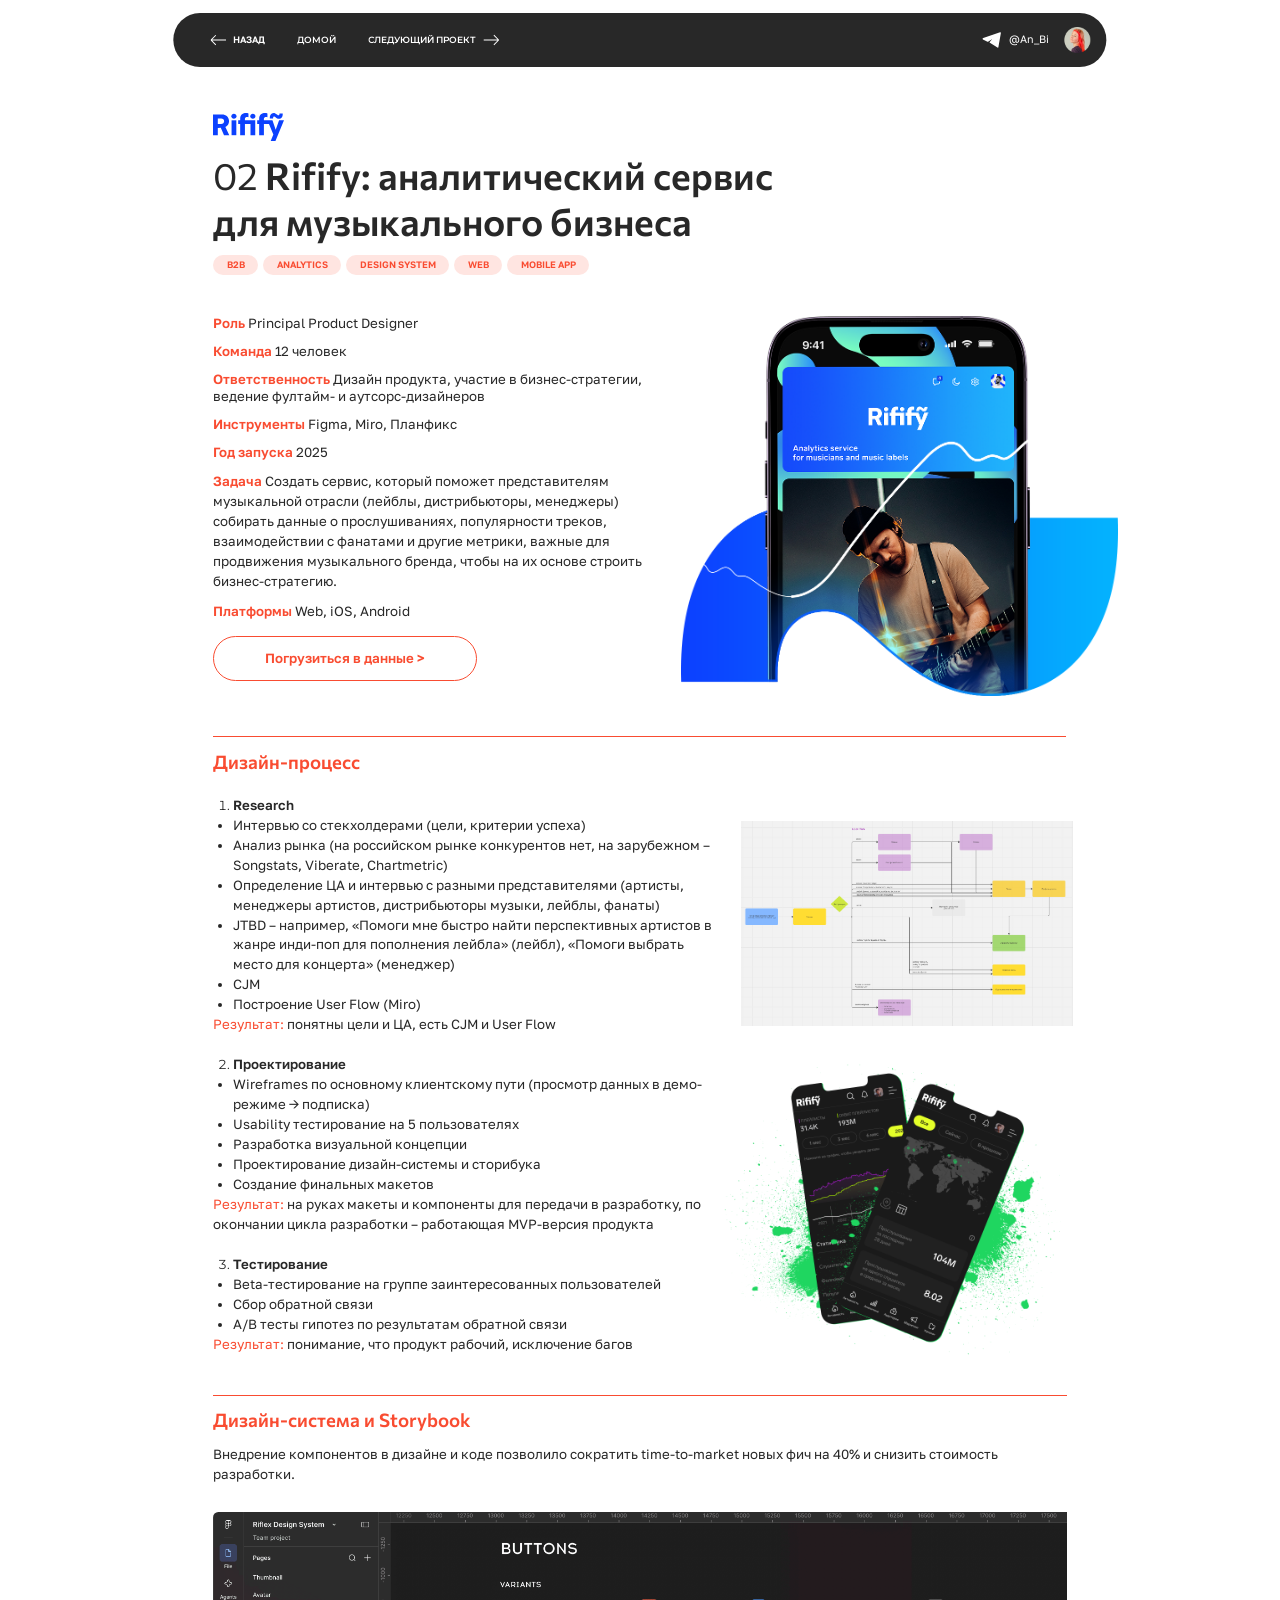
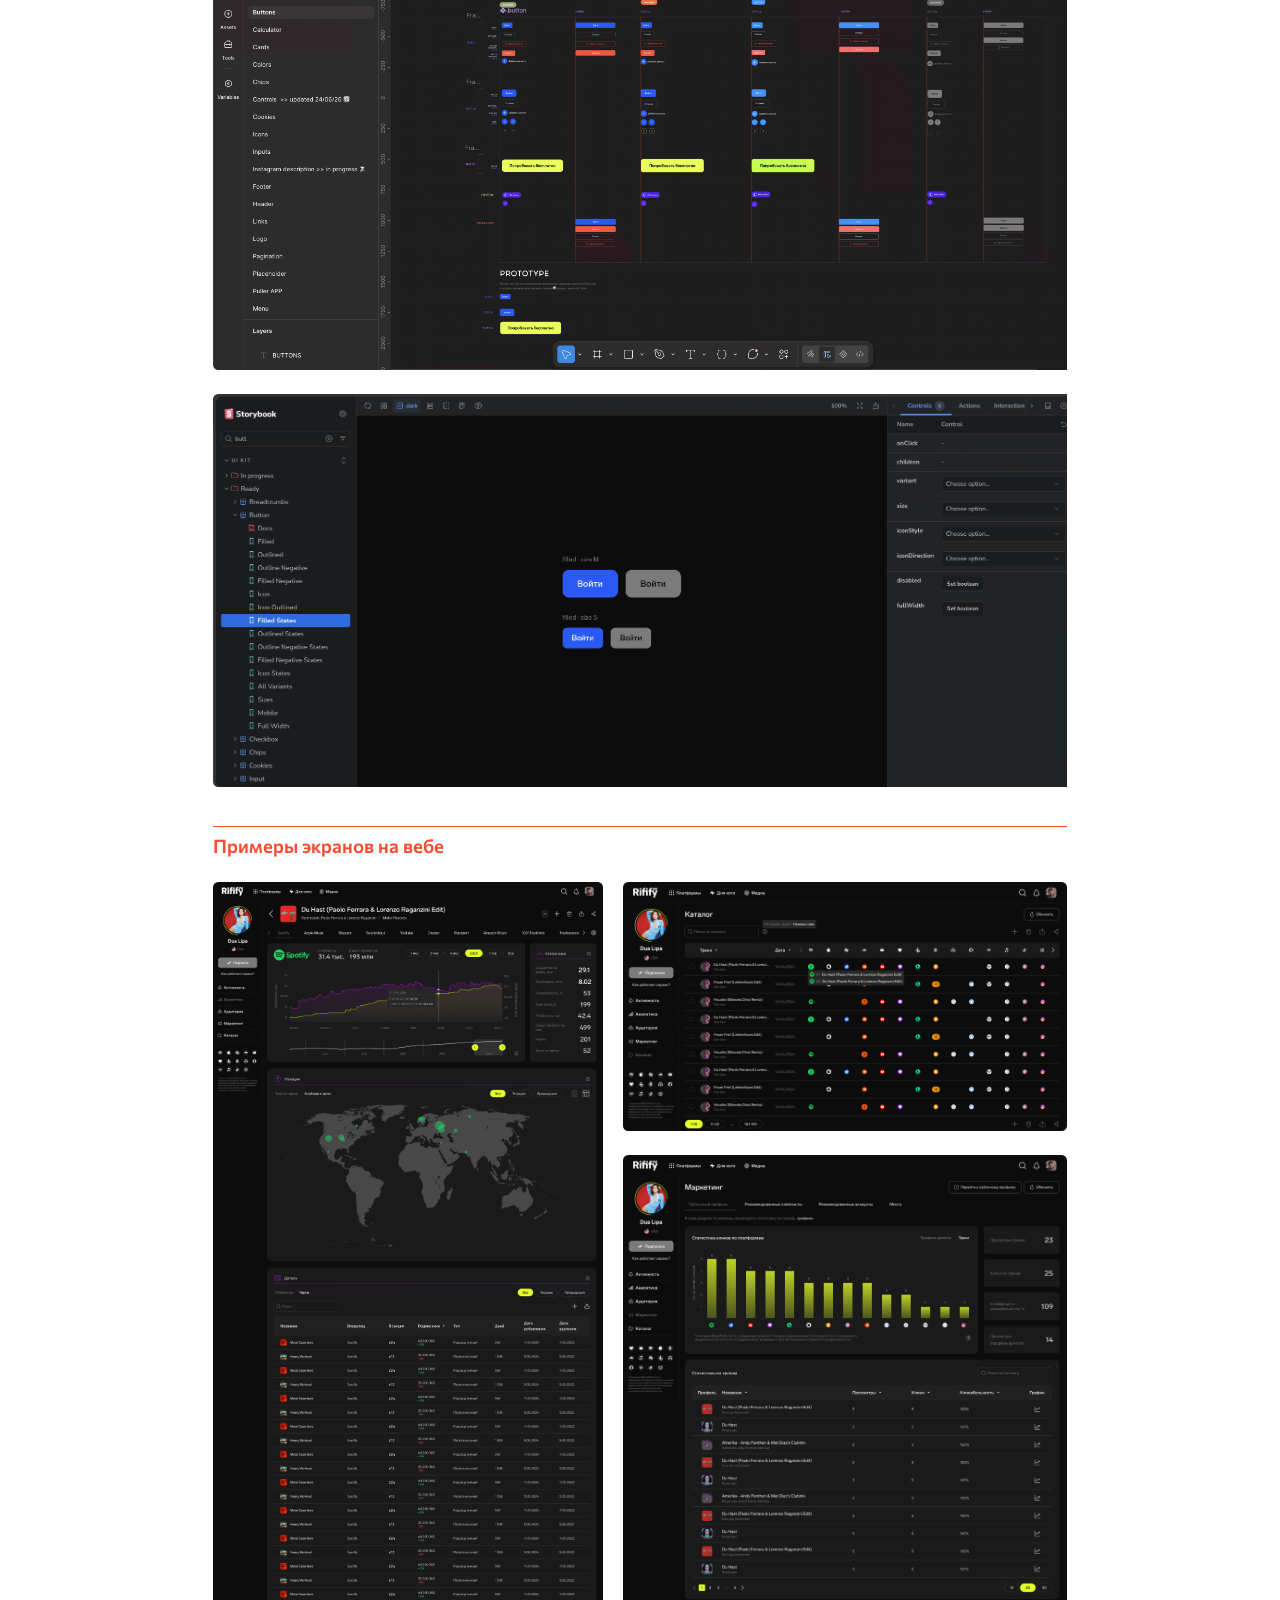
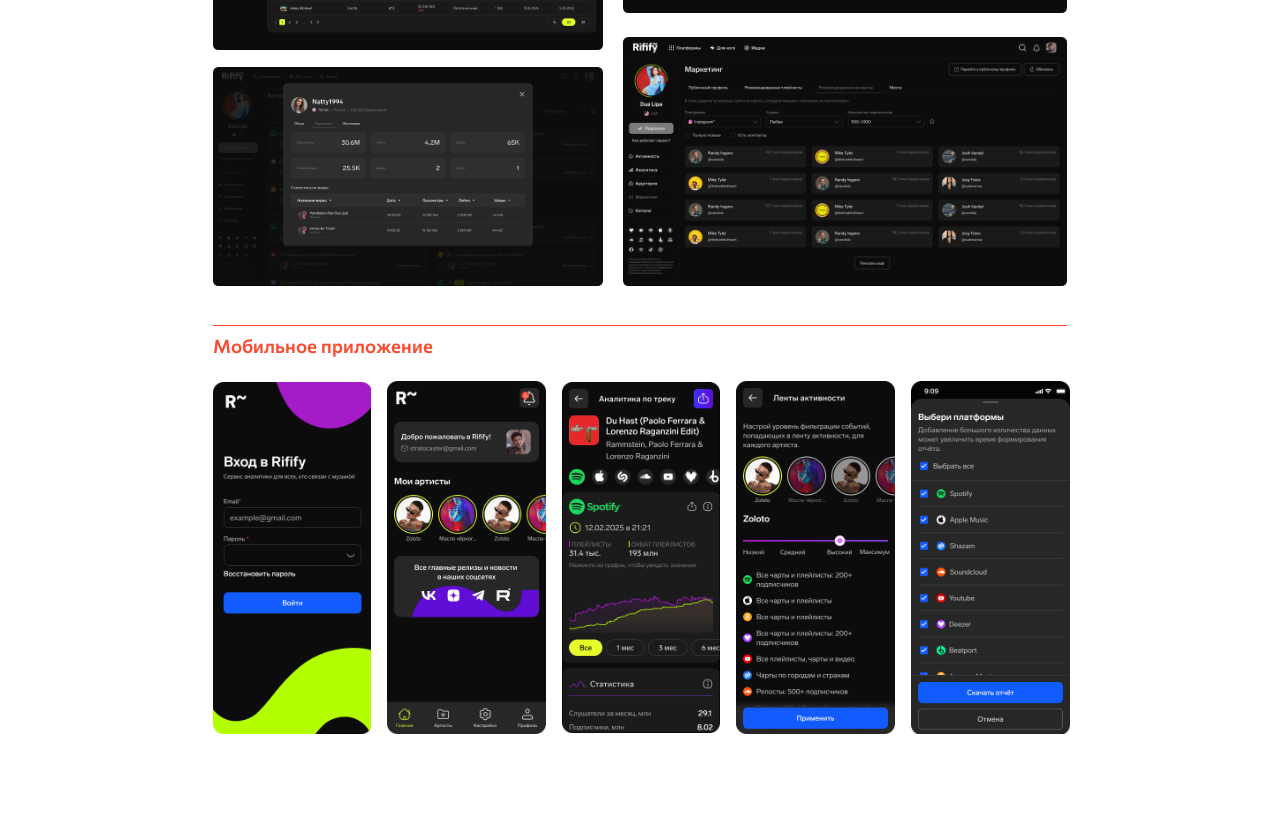
<file: rifify.html>
<!doctype html>
<html lang="ru">
<head>
<meta charset="utf-8">
<meta name="viewport" content="width=device-width, initial-scale=1">
<title>Rifify — Анна Биятова</title>
<link rel="stylesheet" href="fonts.css">
<link rel="stylesheet" href="layout.css?v=65689a65fa">
<link rel="stylesheet" href="site.css?v=2843d32c50">

</head>
<body class="rifify case-page" style="--basis:1920;--design-height:6059">
<div class="viewport"><main data-node-id="408:867" data-name="02_Rifify" class="f128 design"><div data-node-id="408:871" data-name="hero" class="f210 mobile-root mobile-flow"><div data-node-id="408:872" data-name="title" class="f63 mobile-flow"><div class="art-shell art-symbol" style="--art-w:105.84;--art-h:42.0"><div class="art-inner"><div data-node-id="408:873" data-name="logo" class="f95 asset-card symbol art-base"><img alt="" src="7f21fbcb-666c-4911-b407-ce74e8f63b80.svg" decoding="sync" class="f32"></div></div></div><h1 data-node-id="408:874" class="f211"><span style="font-variation-settings:&quot;FLAR&quot; 0, &quot;VOLM&quot; 0" class="f212 display-type">02</span><span style="font-variation-settings:&quot;FLAR&quot; 0, &quot;VOLM&quot; 0" class="f213 display-type"> Rifify: аналитический сервис для музыкального бизнеса</span></h1><div data-node-id="408:875" class="f71 mobile-tags"><div data-node-id="408:876" class="f131"><p data-node-id="408:877" class="f132">B2В</p></div><div data-node-id="408:878" class="f131"><p data-node-id="408:879" class="f132">ANALYTICS</p></div><div data-node-id="408:880" class="f131"><p data-node-id="408:881" class="f132">DESIGN SYSTEM</p></div><div data-node-id="408:882" class="f131"><p data-node-id="408:883" class="f132">WEB</p></div><div data-node-id="408:884" class="f131"><p data-node-id="408:885" class="f132">MOBILE APP</p></div></div></div><div data-node-id="440:495" class="f214 mobile-stack"><div data-node-id="408:886" class="f215 mobile-flow"><div data-node-id="408:887" class="f216 mobile-flow"><p data-node-id="408:888" class="f217"><span class="f136 body-type">Роль</span><span class="f79 body-type"> Principal Product Designer</span></p><p data-node-id="4235:212" class="f217"><span class="f136 body-type">Команда</span><span class="f79 body-type"> 12 человек</span></p><p data-node-id="4236:216" class="f218 mobile-flow"><span class="f136 body-type">Ответственность</span><span class="f79 body-type"> Дизайн продукта, участие в бизнес-стратегии, ведение фултайм- и аутсорс-дизайнеров</span></p><p data-node-id="408:889" class="f217"><span class="f136 body-type">Инструменты</span><span class="f79 body-type"> Figma, Miro, Планфикс</span></p><p data-node-id="408:890" class="f217"><span class="f136 body-type">Год запуска</span><span class="f79 body-type"> 2025</span></p><p data-node-id="408:891" class="f217"><span class="f219 body-type">Задача</span><span class="f104 body-type"> Создать сервис, который поможет представителям музыкальной отрасли (лейблы, дистрибьюторы, менеджеры) собирать данные о прослушиваниях, популярности треков, взаимодействии с фанатами и другие метрики, важные для продвижения музыкального бренда, чтобы на их основе строить бизнес-стратегию</span><span class="f104 body-type">.</span></p><p data-node-id="4032:192" class="f220"><span class="f221 body-type">Платформы</span><span class="f79 body-type"> Web, iOS, Android</span></p></div><a href="https://rifify.io" data-node-id="408:892" target="_blank" data-name="button" rel="noopener noreferrer" class="f222 action"><p data-node-id="I408:892;31:8" class="f158 body-type">Погрузиться в данные &gt;</p></a></div><div data-node-id="408:868" class="f223 mobile-inline-art"><div class="art-shell " style="--art-w:655.943;--art-h:573.0"><div class="art-inner"><div data-node-id="408:870" data-name="iphoneWelcomeScreen 1" class="f224 asset-card art-base"><img alt="" src="51c996dc-2c7f-4863-90e3-d2e30f2d4b77.png" decoding="sync" class="f89"></div></div></div></div></div><div data-node-id="440:501" data-name="hi-fi" class="f225 mobile-flow"><div data-node-id="440:494" data-name="process" class="f160 mobile-flow"><div data-node-id="408:896" class="f226"><div class="f162"><img alt="" src="75355f30-5cde-429b-aa73-6bc3fe6962be.svg" decoding="sync" class="f4"></div></div><div data-node-id="440:493" class="f227 mobile-stack"><div data-node-id="408:895" class="f228"><p style="font-variation-settings:&quot;FLAR&quot; 0, &quot;VOLM&quot; 0" class="f229 section-type">Дизайн-процесс</p><p class="f230 body-type">​</p><ol start="1" class="f231"><li class="f232"><span class="f233 body-type">Research</span></li></ol><ul class="f234"><li class="f235"><span class="f236 body-type">Интервью со стекхолдерами (цели, критерии успеха)</span></li><li class="f235"><span class="f236 body-type">Анализ рынка (на российском рынке конкурентов нет, на зарубежном – Songstats, Viberate, Chartmetric)</span></li><li class="f235"><span class="f236 body-type">Определение ЦА и интервью с разными представителями (артисты, менеджеры артистов, дистрибьюторы музыки, лейблы, фанаты)</span></li><li class="f235"><span class="f236 body-type">JTBD – например, «Помоги мне быстро найти перспективных артистов в жанре инди-поп для пополнения лейбла» (лейбл), «Помоги выбрать место для концерта» (менеджер)</span></li><li class="f235"><span class="f236 body-type">CJM</span></li><li class="f232"><span class="f236 body-type">Построение User Flow (Miro)</span></li></ul><p class="f237 body-type"><span class="f238">Результат:</span><span class="f143"> понятны цели и ЦА, есть CJM и User Flow</span></p><p class="f230 body-type">​</p><ol start="2" class="f231"><li class="f232"><span class="f233 body-type">Проектирование</span></li></ol><ul class="f234"><li class="f235"><span class="f236 body-type">Wireframes по основному клиентскому пути (просмотр данных в демо-режиме → подписка)</span></li><li class="f235"><span class="f236 body-type">Usability тестирование на 5 пользователях</span></li><li class="f235"><span class="f236 body-type">Разработка визуальной концепции</span></li><li class="f235"><span class="f236 body-type">Проектирование дизайн-системы и сторибука</span></li><li class="f232"><span class="f236 body-type">Создание финальных макетов</span></li></ul><p class="f237 body-type"><span class="f238">Результат:</span><span class="f143"> на руках макеты и компоненты для передачи в разработку, по окончании цикла разработки – работающая MVP-версия продукта</span></p><p class="f230 body-type">​</p><ol start="3" class="f231"><li class="f232"><span class="f233 body-type">Тестирование</span></li></ol><ul class="f234"><li class="f235"><span class="f236 body-type">Beta-тестирование на группе заинтересованных пользователей</span></li><li class="f235"><span class="f236 body-type">Сбор обратной связи</span></li><li class="f232"><span class="f236 body-type">A/B тесты гипотез по результатам обратной связи</span></li></ul><p class="f239 body-type"><span class="f238">Результат:</span><span class="f143"> понимание, что продукт рабочий, исключение багов</span></p></div><div data-node-id="440:492" class="f240 mobile-flow"><div class="art-shell " style="--art-w:498.0;--art-h:318.0"><div class="art-inner"><div data-node-id="408:897" data-name="FireShot Capture 022 - Anna Biyatova - [readymag.website] 1" class="f241 asset-card art-base"><img alt="" src="f2d0ec5c-8ac9-4dd0-9b8b-dccff30a3265.png" decoding="sync" class="f89"></div></div></div><div data-node-id="408:902" data-name="img 1" class="f242"><img alt="" src="aab0bc62-c6de-4e6e-8af5-8d8ab650c727.png" decoding="sync" class="f111"></div></div></div></div><div data-node-id="4163:905" class="f243 mobile-flow"><div data-node-id="4160:904" class="f159 mobile-flow"><div data-node-id="4032:209" data-name="Разделитель" class="f172"></div><p data-node-id="4032:210" style="font-variation-settings:&quot;FLAR&quot; 0, &quot;VOLM&quot; 0" class="f173 section-type">Дизайн-система и Storybook</p><p data-node-id="4234:208" class="f244 body-type">Внедрение компонентов в дизайне и коде позволило сократить time-to-market новых фич на 40% и снизить стоимость разработки.</p></div><div data-node-id="4032:208" data-name="Дизайн-система и Storybook" class="f245 mobile-flow"><div class="art-shell " style="--art-w:1288.0;--art-h:688.0"><div class="art-inner"><div data-node-id="4032:211" data-name="Компоненты Riflex в Figma" class="f246 asset-card art-base"><img alt="" src="riflex-figma-02f903d136.png" decoding="sync" class="f247"></div></div></div><div class="art-shell " style="--art-w:1293.0;--art-h:589.0"><div class="art-inner"><div data-node-id="4032:212" data-name="Компоненты Riflex в Storybook" class="f248 asset-card art-base"><img alt="" src="riflex-storybook-b4d2c81a25.png" decoding="sync" class="f247"></div></div></div></div></div><div data-node-id="4235:210" class="f249 mobile-flow"><div data-node-id="440:499" class="f250 mobile-flow"><div data-node-id="440:496" class="f161"><div class="f162"><img alt="" src="ebe70ef2-6ebf-4580-83fa-7d4899614555.svg" decoding="sync" class="f4"></div></div><p data-node-id="440:497" style="font-variation-settings:&quot;FLAR&quot; 0, &quot;VOLM&quot; 0" class="f251 section-type">Примеры экранов на вебе</p></div><div data-node-id="440:491" class="f252 mobile-stack"><div data-node-id="440:490" class="f253 mobile-flow"><div data-node-id="440:480" data-name="track_analytics 1" class="f254"><img alt="" src="273ffbc2-28b4-48e4-aba8-220f42051786.png" decoding="sync" class="f247"></div><div data-node-id="440:479" data-name="performance 1" class="f255"><img alt="" src="a3b8e65e-9ee5-4ad4-8b0e-d63f31606504.png" decoding="sync" class="f247"></div></div><div data-node-id="440:488" class="f256 mobile-flow"><div data-node-id="440:483" data-name="tooltips 1" class="f255"><img alt="" src="d8b890b5-1143-43d4-9c85-eeccca7b0341.png" decoding="sync" class="f247"></div><div data-node-id="440:482" data-name="public" class="f257"><img alt="" src="4e85a89d-4e74-412f-b069-03c6c070bdad.png" decoding="sync" class="f247"></div><div data-node-id="440:481" data-name="accounts" class="f255"><img alt="" src="054c9976-948d-4f63-a926-ac4297d7f78b.png" decoding="sync" class="f247"></div></div></div></div><div data-node-id="4235:211" class="f249 mobile-flow"><div data-node-id="4159:887" class="f250 mobile-flow" id="mobile-app"><div data-node-id="4159:888" class="f161"><div class="f162"><img alt="" src="ebe70ef2-6ebf-4580-83fa-7d4899614555.svg" decoding="sync" class="f4"></div></div><p data-node-id="4159:889" style="font-variation-settings:&quot;FLAR&quot; 0, &quot;VOLM&quot; 0" class="f251 section-type">Мобильное приложение</p></div><div data-node-id="4160:897" class="f258 phone-gallery"><div class="art-shell " style="--art-w:237.0;--art-h:528.0"><div class="art-inner"><div data-node-id="4160:900" data-name="App_Sign_in_1 1" class="f259 asset-card art-base"><img alt="Вход в Rifify" src="app-sign-in11-e7b91f8340.png" decoding="sync" class="f111"></div></div></div><div class="art-shell " style="--art-w:238.0;--art-h:530.0"><div class="art-inner"><div data-node-id="4160:898" data-name="full 1" class="f260 asset-card art-base"><img alt="Главный экран со списком артистов" src="full1-29e26ac56c.png" decoding="sync" class="f111"></div></div></div><div class="art-shell " style="--art-w:237.0;--art-h:527.0"><div class="art-inner"><div data-node-id="4216:8641" data-name="activity_360 2" class="f261 asset-card art-base"><img alt="Аналитика по треку" src="activity3602-cce5fba3d3.png" decoding="sync" class="f111"></div></div></div><div class="art-shell " style="--art-w:238.0;--art-h:530.0"><div class="art-inner"><div data-node-id="4160:902" data-name="activity_360 1" class="f260 asset-card art-base"><img alt="Настройки ленты активности" src="activity3601-7bdac4a5e6.png" decoding="sync" class="f111"></div></div></div><div class="art-shell " style="--art-w:239.0;--art-h:530.0"><div class="art-inner"><div data-node-id="4160:901" data-name="tooltip1 1" class="f262 asset-card art-base"><img alt="Выбор платформ для отчёта" src="tooltip11-18c8f6818e.png" decoding="sync" class="f111"></div></div></div></div></div></div></div><header data-node-id="4163:1317" class="f263 case-nav-wrap"><div data-name="sticky_header" class="f196 case-nav"><div data-node-id="I4163:1317;114:92" class="f197 nav-side"><a data-node-id="I4163:1317;114:76" data-name="button" href="index.html#rifify" class="f264 action"><div data-node-id="I4163:1317;114:76;114:224" data-name="arrow-left-svgrepo-com 1" class="f265"><img alt="" src="arrow-left-svgrepo-com1-1bde4c4222.svg" decoding="sync" class="f32"></div><p data-node-id="I4163:1317;114:76;31:8" class="f266">НАЗАД</p></a><a data-node-id="I4163:1317;114:103" data-name="button" href="index.html" class="f198 action"><p data-node-id="I4163:1317;114:103;31:8" class="f199">ДОМОЙ</p></a><a data-node-id="I4163:1317;114:100" data-name="button" href="polytech.html" class="f200 action"><p data-node-id="I4163:1317;114:100;31:8" class="f201">СЛЕДУЮЩИЙ ПРОЕКТ</p><div data-node-id="I4163:1317;114:100;114:701" class="f202"><div class="f203"><div data-name="arrow-left-svgrepo-com 2" class="f204"><img alt="" src="arrow-left-svgrepo-com2-48994e907c.svg" decoding="sync" class="f32"></div></div></div></a></div><div data-node-id="I4163:1317;114:156" class="f205 nav-side"><a href="https://t.me/An_Bi" data-node-id="I4163:1317;180:2158" target="_blank" rel="noopener noreferrer" class="f206"><div data-node-id="I4163:1317;180:2159" data-name="telegram-svgrepo-com" class="f53"><img alt="" src="telegram-svgrepo-com-414d7b7994.svg" decoding="sync" class="f32"></div><div data-node-id="I4163:1317;180:2161" data-name="link" class="f207"><p data-node-id="I4163:1317;180:2161;180:2139" class="f208">@An_Bi</p></div></a><div data-node-id="I4163:1317;114:123" class="f209"><img alt="" height="40" src="975d3a98-b9f5-4bee-b7e6-115ba9d3b459.png" width="40" decoding="sync" class="f32"></div></div></div></header></main></div>
</body>
</html>
</file>
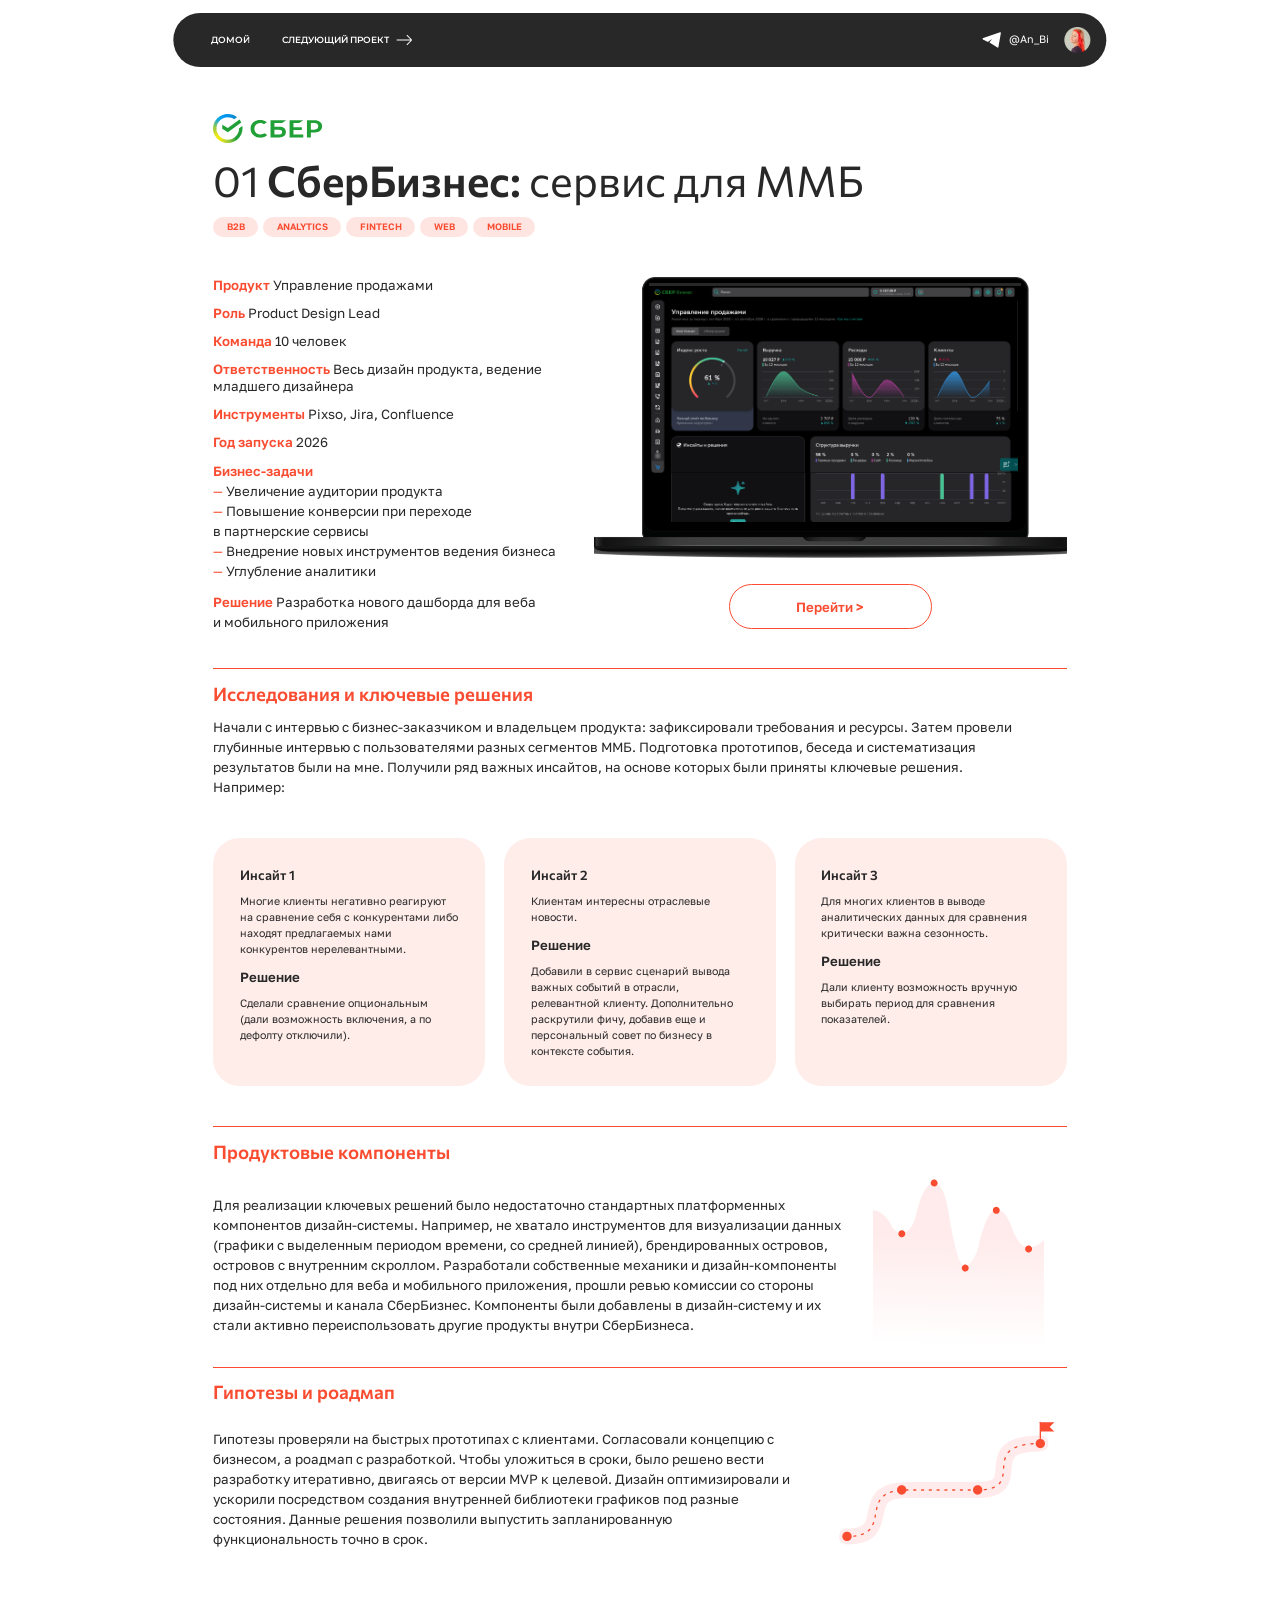
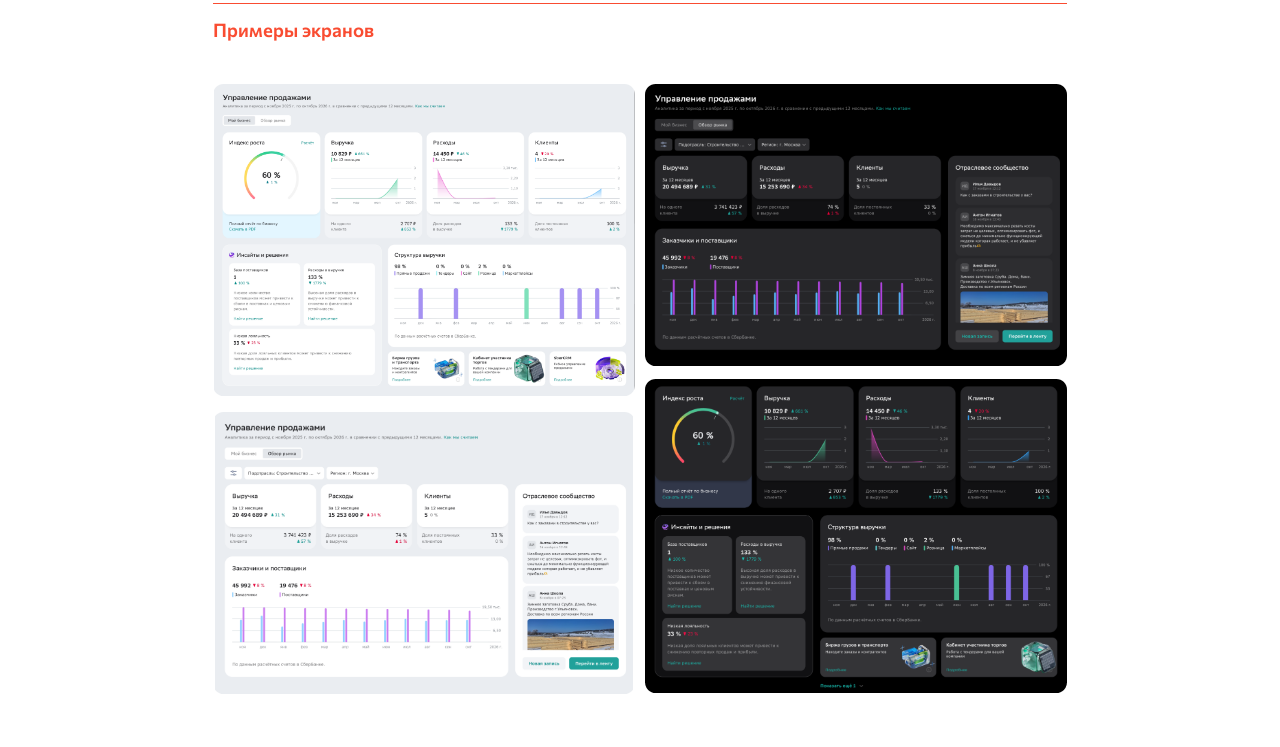
<file: sber.html>
<!doctype html>
<html lang="ru">
<head>
<meta charset="utf-8">
<meta name="viewport" content="width=device-width, initial-scale=1">
<title>СберБизнес — Анна Биятова</title>
<link rel="stylesheet" href="fonts.css">
<link rel="stylesheet" href="layout.css?v=65689a65fa">
<link rel="stylesheet" href="site.css?v=2843d32c50">

</head>
<body class="sber case-page" style="--basis:1920;--design-height:3521">
<div class="viewport"><main data-node-id="2051:1272" data-name="01_Sber" class="f128 design"><div data-node-id="2051:1274" class="f129 mobile-root mobile-flow"><div data-node-id="2051:1275" data-name="title" class="f63 mobile-flow"><div class="art-shell art-symbol" style="--art-w:169.0;--art-h:44.0"><div class="art-inner"><div data-node-id="2051:1476" data-name="sber-business-horizontal-logo 1" class="f64 asset-card symbol art-base"><div data-node-id="2051:1477" data-name="Group" class="f65"><img alt="" src="group-815b220d3b.svg" decoding="sync" class="f32"></div></div></div></div><h1 data-node-id="2051:1277" style="font-variation-settings:&quot;FLAR&quot; 0, &quot;VOLM&quot; 0" class="f130 display-type"><span class="f69">01 </span><span style="font-variation-settings:&quot;FLAR&quot; 0, &quot;VOLM&quot; 0" class="f98">СберБизнес:</span><span class="f69"> сервис для ММБ</span></h1><div data-node-id="2051:1278" class="f71 mobile-tags"><div data-node-id="2051:1279" class="f131"><p data-node-id="2051:1280" class="f132">B2B</p></div><div data-node-id="4124:312" class="f131"><p data-node-id="4124:313" class="f132">ANALYTICS</p></div><div data-node-id="2051:1281" class="f131"><p data-node-id="2051:1282" class="f132">FINTECH</p></div><div data-node-id="4124:315" class="f131"><p data-node-id="4124:316" class="f132">WEB</p></div><div data-node-id="4124:318" class="f131"><p data-node-id="4124:319" class="f132">MOBILE</p></div></div></div><div data-node-id="2051:1283" data-name="hero" class="f133 sber-hero mobile-stack"><div data-node-id="2051:1284" class="f134 sber-intro mobile-flow"><p data-node-id="2051:1486" class="f135"><span class="f136 body-type">Продукт</span><span class="f79 body-type"> Управление продажами</span></p><p data-node-id="2051:1285" class="f135"><span class="f136 body-type">Роль</span><span class="f79 body-type"> Product Design Lead</span></p><p data-node-id="4222:8644" class="f135"><span class="f136 body-type">Команда</span><span class="f79 body-type"> 10 человек</span></p><p data-node-id="4236:214" class="f135"><span class="f136 body-type">Ответственность</span><span class="f79 body-type"> Весь дизайн продукта, ведение младшего дизайнера</span></p><p data-node-id="2051:1286" class="f135"><span class="f136 body-type">Инструменты</span><span class="f79 body-type"> Pixso, Jira, Confluence</span></p><p data-node-id="2051:1287" class="f135"><span class="f136 body-type">Год</span><span class="f136 body-type"> запуска</span><span class="f79 body-type"> 2026</span></p><div data-node-id="2051:1288" class="f137 body-type"><p class="f138"><span class="f139">Бизнес-задачи</span><span class="f140"> </span></p><p class="f141"><span class="f142">—</span><span class="f143"> Увеличение аудитории продукта</span></p><p class="f141"><span class="f142">—</span><span class="f143"> Повышение конверсии при переходе </span></p><p class="f144">в партнерские сервисы</p><p class="f141"><span class="f142">—</span><span class="f143"> Внедрение новых инструментов ведения бизнеса</span></p><p class="f145"><span class="f142">—</span><span class="f143"> Углубление аналитики</span></p></div><p data-node-id="2051:1289" class="f137 body-type"><span class="f139">Решение</span><span class="f146"> Разработка нового дашборда для веба<br>и мобильного приложения</span></p></div><div data-node-id="2051:1501" class="f147 mobile-flow"><div class="art-shell " style="--art-w:709;--art-h:421"><div class="art-inner"><div data-node-id="2051:1460" data-name="Component 2" class="f148 asset-card art-base" role="img" aria-label="Ноутбук с дашбордом «Управление продажами» в СберБизнесе"><img alt="" src="e1b7364a-5631-4567-bfed-008672aa1a80.png" decoding="sync" class="f111"><div data-node-id="2051:1462" data-name="D_Main_last_update_1 2" class="f149"><div class="f150"><img alt="" src="4f2e4fcf-0163-44a6-a79d-120ae1b793f3.png" decoding="sync" class="f151"></div></div><div data-node-id="2051:1463" data-name="D_Main_last_update_1 1" class="f152"><div class="f150"><img alt="" src="467f9134-5fda-4649-8f85-e2f0ce58d461.png" decoding="sync" class="f153"></div></div><div data-node-id="2051:1464" class="f154"></div><div data-node-id="2051:1465" class="f155"></div><div data-node-id="4221:8643" class="f156"></div></div></div></div><a href="https://www.sberbank.ru/ru/s_m_business/new_sbbol" data-node-id="2051:1492" target="_blank" data-name="button" rel="noopener noreferrer" class="f157 action"><p data-node-id="I2051:1492;31:8" class="f158 body-type">Перейти &gt;</p></a></div></div><div data-node-id="4114:211" class="f159 mobile-flow"><div data-node-id="2295:382" data-name="resault" class="f160 mobile-flow"><div data-node-id="2295:383" class="f161"><div class="f162"><img alt="" src="ebe70ef2-6ebf-4580-83fa-7d4899614555.svg" decoding="sync" class="f4"></div></div><p data-node-id="2295:384" style="font-variation-settings:&quot;FLAR&quot; 0, &quot;VOLM&quot; 0" class="f163 section-type">Исследования и ключевые решения</p></div><p data-node-id="4032:207" class="f164 body-type">Начали с интервью с бизнес-заказчиком и владельцем продукта: зафиксировали требования и ресурсы. Затем провели глубинные интервью с пользователями разных сегментов ММБ. Подготовка прототипов, беседа и систематизация результатов были на мне. Получили ряд важных инсайтов, на основе которых были приняты ключевые решения. Например:</p></div><div data-node-id="4114:235" data-name="Инсайты и решения" class="f165 insight-row mobile-stack"><div data-node-id="4114:236" class="f166 mobile-flow insight"><div data-node-id="4114:237" class="f167"><p data-node-id="4114:238" style="font-variation-settings:&quot;FLAR&quot; 0, &quot;VOLM&quot; 0" class="f168 body-type">Инсайт 1</p><p data-node-id="4114:239" class="f169">Многие клиенты негативно реагируют на сравнение себя с конкурентами либо находят предлагаемых нами конкурентов нерелевантными.</p></div><div data-node-id="4114:240" class="f167"><p data-node-id="4114:241" class="f170 body-type">Решение</p><p data-node-id="4114:242" class="f169">Сделали сравнение опциональным (дали возможность включения, а по дефолту отключили).</p></div></div><div data-node-id="4114:243" class="f166 mobile-flow insight"><div data-node-id="4114:244" class="f167"><p data-node-id="4114:245" style="font-variation-settings:&quot;FLAR&quot; 0, &quot;VOLM&quot; 0" class="f168 body-type">Инсайт 2</p><p data-node-id="4114:246" class="f169">Клиентам интересны отраслевые новости.</p></div><div data-node-id="4114:247" class="f167"><p data-node-id="4114:248" class="f170 body-type">Решение</p><p data-node-id="4114:249" class="f169">Добавили в сервис сценарий вывода важных событий в отрасли, релевантной клиенту. Дополнительно раскрутили фичу, добавив еще и персональный совет по бизнесу в контексте события.</p></div></div><div data-node-id="4114:250" class="f166 mobile-flow insight"><div data-node-id="4114:251" class="f167"><p data-node-id="4114:252" style="font-variation-settings:&quot;FLAR&quot; 0, &quot;VOLM&quot; 0" class="f168 body-type">Инсайт 3</p><p data-node-id="4114:253" class="f169">Для многих клиентов в выводе аналитических данных для сравнения критически важна сезонность.</p></div><div data-node-id="4114:254" class="f167"><p data-node-id="4114:255" class="f170 body-type">Решение</p><p data-node-id="4114:256" class="f169">Дали клиенту возможность вручную выбирать период для сравнения показателей.</p></div></div></div><div data-node-id="4114:258" data-name="Продуктовые компоненты" class="f171 mobile-flow"><div data-node-id="4114:259" data-name="Разделитель" class="f172"></div><p data-node-id="4114:260" style="font-variation-settings:&quot;FLAR&quot; 0, &quot;VOLM&quot; 0" class="f173 section-type">Продуктовые компоненты</p><div data-node-id="4114:263" class="f174 mobile-stack"><p data-node-id="4114:261" class="f175 body-type">Для реализации ключевых решений было недостаточно стандартных платформенных компонентов дизайн-системы. Например, не хватало инструментов для визуализации данных (графики с выделенным периодом времени, со средней линией), брендированных островов, островов с внутренним скроллом. Разработали собственные механики и дизайн-компоненты под них отдельно для веба и мобильного приложения, прошли ревью комиссии со стороны дизайн-системы и канала СберБизнес. Компоненты были добавлены в дизайн-систему и их стали активно переиспользовать другие продукты внутри СберБизнеса.</p><div class="art-shell " style="--art-w:256.0;--art-h:270.0"><div class="art-inner"><div data-node-id="4114:264" data-name="График — продуктовые компоненты" class="f176 asset-card art-base"><div data-node-id="4114:265" data-name="Исходная диаграмма Framer" class="f177"><div data-node-id="4114:266" data-name="Group" class="f178"><img alt="" src="group1-cfbbf1dd54.svg" decoding="sync" class="f32"></div></div></div></div></div></div><div data-node-id="4032:199" data-name="Гипотезы и роадмап" class="f171 mobile-flow"><div data-node-id="4032:200" data-name="Разделитель" class="f172"></div><p data-node-id="4032:201" style="font-variation-settings:&quot;FLAR&quot; 0, &quot;VOLM&quot; 0" class="f173 section-type">Гипотезы и роадмап</p><div data-node-id="4114:281" class="f179 mobile-stack"><p data-node-id="4032:202" class="f175 body-type">Гипотезы проверяли на быстрых прототипах с клиентами. Согласовали концепцию с бизнесом, а роадмап с разработкой. Чтобы уложиться в сроки, было решено вести разработку итеративно, двигаясь от версии MVP к целевой. Дизайн оптимизировали и ускорили посредством создания внутренней библиотеки графиков под разные состояния. Данные решения позволили выпустить запланированную функциональность точно в срок.</p><div class="art-shell " style="--art-w:360.0;--art-h:220.0"><div class="art-inner"><div data-node-id="4114:282" data-name="Роадмап — путь с этапами" class="f180 asset-card art-base"><img alt="" src="image-7855350ca1.svg" decoding="sync" class="f32"></div></div></div></div></div></div><div data-node-id="4032:203" data-name="Экраны" class="f181 mobile-flow"><div data-node-id="4032:204" data-name="Разделитель" class="f172"></div><p data-node-id="4032:205" style="font-variation-settings:&quot;FLAR&quot; 0, &quot;VOLM&quot; 0" class="f173 section-type">Примеры экранов</p></div><div data-node-id="4115:298" class="f182 mobile-flow"><div data-node-id="4118:301" class="f183 mobile-stack"><div data-node-id="4118:306" class="f184 mobile-flow"><div data-node-id="4118:302" class="f185 mobile-flow"><div data-node-id="4114:292" data-name="FireShot Capture 098 - СберБизнес - [sbi.sberbank.ru] 1" class="f186"><div class="f187"><img alt="" src="fire-shot-capture098-sbi-sberbank-ru1-936f52ad0e.png" decoding="sync" class="f188"></div></div></div><div data-node-id="4118:307" data-name="FireShot Capture 098 - СберБизнес - [sbi.sberbank.ru] 2" class="f189"><img alt="" src="fire-shot-capture098-sbi-sberbank-ru2-839a78060f.png" decoding="sync" class="f190"></div></div><div data-node-id="4118:303" class="f191 mobile-flow"><div data-node-id="4114:294" data-name="FireShot Capture 098 - СберБизнес - [sbi.sberbank.ru] 2" class="f189"><img alt="" src="fire-shot-capture098-sbi-sberbank-ru3-1f056867df.png" decoding="sync" class="f192"></div><div data-node-id="4118:304" data-name="FireShot Capture 098 - СберБизнес - [sbi.sberbank.ru] 3" class="f193"><div class="f187"><img alt="" src="fire-shot-capture098-sbi-sberbank-ru4-07b2d32bdb.png" decoding="sync" class="f194"></div></div></div></div></div></div><header data-node-id="2051:1417" class="f195 case-nav-wrap"><div data-name="sticky_header" class="f196 case-nav"><div data-node-id="I2051:1417;114:92" class="f197 nav-side"><a data-node-id="I2051:1417;114:103" data-name="button" href="index.html" class="f198 action"><p data-node-id="I2051:1417;114:103;31:8" class="f199">ДОМОЙ</p></a><a data-node-id="I2051:1417;114:100" data-name="button" href="rifify.html" class="f200 action"><p data-node-id="I2051:1417;114:100;31:8" class="f201">СЛЕДУЮЩИЙ ПРОЕКТ</p><div data-node-id="I2051:1417;114:100;114:701" class="f202"><div class="f203"><div data-name="arrow-left-svgrepo-com 2" class="f204"><img alt="" src="arrow-left-svgrepo-com2-7b8dd664bd.svg" decoding="sync" class="f32"></div></div></div></a></div><div data-node-id="I2051:1417;114:156" class="f205 nav-side"><a href="https://t.me/An_Bi" data-node-id="I2051:1417;180:2158" target="_blank" rel="noopener noreferrer" class="f206"><div data-node-id="I2051:1417;180:2159" data-name="telegram-svgrepo-com" class="f53"><img alt="" src="telegram-svgrepo-com-bf38029569.svg" decoding="sync" class="f32"></div><div data-node-id="I2051:1417;180:2161" data-name="link" class="f207"><p data-node-id="I2051:1417;180:2161;180:2139" class="f208">@An_Bi</p></div></a><div data-node-id="I2051:1417;114:123" class="f209"><img alt="" height="40" src="975d3a98-b9f5-4bee-b7e6-115ba9d3b459.png" width="40" decoding="sync" class="f32"></div></div></div></header></main></div>
</body>
</html>
</file>
<file: fonts.css>
@font-face {
  font-family: 'Inter';
  font-style: normal;
  font-weight: 400;
  font-display: swap;
  src: url(UcC73FwrK3iLTeHuS_nVMrMxCp50SjIa0ZL7SUc.woff2) format('woff2');
  unicode-range: U+0301, U+0400-045F, U+0490-0491, U+04B0-04B1, U+2116;
}
@font-face {
  font-family: 'Inter';
  font-style: normal;
  font-weight: 400;
  font-display: swap;
  src: url(UcC73FwrK3iLTeHuS_nVMrMxCp50SjIa1ZL7.woff2) format('woff2');
  unicode-range: U+0000-00FF, U+0131, U+0152-0153, U+02BB-02BC, U+02C6, U+02DA, U+02DC, U+0304, U+0308, U+0329, U+2000-206F, U+20AC, U+2122, U+2191, U+2193, U+2212, U+2215, U+FEFF, U+FFFD;
}
@font-face {
  font-family: 'Inter';
  font-style: normal;
  font-weight: 600;
  font-display: swap;
  src: url(UcC73FwrK3iLTeHuS_nVMrMxCp50SjIa0ZL7SUc.woff2) format('woff2');
  unicode-range: U+0301, U+0400-045F, U+0490-0491, U+04B0-04B1, U+2116;
}
@font-face {
  font-family: 'Inter';
  font-style: normal;
  font-weight: 600;
  font-display: swap;
  src: url(UcC73FwrK3iLTeHuS_nVMrMxCp50SjIa1ZL7.woff2) format('woff2');
  unicode-range: U+0000-00FF, U+0131, U+0152-0153, U+02BB-02BC, U+02C6, U+02DA, U+02DC, U+0304, U+0308, U+0329, U+2000-206F, U+20AC, U+2122, U+2191, U+2193, U+2212, U+2215, U+FEFF, U+FFFD;
}
@font-face {
  font-family: 'Inter';
  font-style: normal;
  font-weight: 700;
  font-display: swap;
  src: url(UcC73FwrK3iLTeHuS_nVMrMxCp50SjIa0ZL7SUc.woff2) format('woff2');
  unicode-range: U+0301, U+0400-045F, U+0490-0491, U+04B0-04B1, U+2116;
}
@font-face {
  font-family: 'Inter';
  font-style: normal;
  font-weight: 700;
  font-display: swap;
  src: url(UcC73FwrK3iLTeHuS_nVMrMxCp50SjIa1ZL7.woff2) format('woff2');
  unicode-range: U+0000-00FF, U+0131, U+0152-0153, U+02BB-02BC, U+02C6, U+02DA, U+02DC, U+0304, U+0308, U+0329, U+2000-206F, U+20AC, U+2122, U+2191, U+2193, U+2212, U+2215, U+FEFF, U+FFFD;
}
@font-face {
  font-family: 'Montserrat';
  font-style: normal;
  font-weight: 400;
  font-display: swap;
  src: url(JTUSjIg1_i6t8kCHKm459W1hyzbi.woff2) format('woff2');
  unicode-range: U+0301, U+0400-045F, U+0490-0491, U+04B0-04B1, U+2116;
}
@font-face {
  font-family: 'Montserrat';
  font-style: normal;
  font-weight: 400;
  font-display: swap;
  src: url(JTUSjIg1_i6t8kCHKm459Wlhyw.woff2) format('woff2');
  unicode-range: U+0000-00FF, U+0131, U+0152-0153, U+02BB-02BC, U+02C6, U+02DA, U+02DC, U+0304, U+0308, U+0329, U+2000-206F, U+20AC, U+2122, U+2191, U+2193, U+2212, U+2215, U+FEFF, U+FFFD;
}
@font-face {
  font-family: 'Montserrat';
  font-style: normal;
  font-weight: 600;
  font-display: swap;
  src: url(JTUSjIg1_i6t8kCHKm459W1hyzbi.woff2) format('woff2');
  unicode-range: U+0301, U+0400-045F, U+0490-0491, U+04B0-04B1, U+2116;
}
@font-face {
  font-family: 'Montserrat';
  font-style: normal;
  font-weight: 600;
  font-display: swap;
  src: url(JTUSjIg1_i6t8kCHKm459Wlhyw.woff2) format('woff2');
  unicode-range: U+0000-00FF, U+0131, U+0152-0153, U+02BB-02BC, U+02C6, U+02DA, U+02DC, U+0304, U+0308, U+0329, U+2000-206F, U+20AC, U+2122, U+2191, U+2193, U+2212, U+2215, U+FEFF, U+FFFD;
}
@font-face {
  font-family: 'Montserrat';
  font-style: normal;
  font-weight: 700;
  font-display: swap;
  src: url(JTUSjIg1_i6t8kCHKm459W1hyzbi.woff2) format('woff2');
  unicode-range: U+0301, U+0400-045F, U+0490-0491, U+04B0-04B1, U+2116;
}
@font-face {
  font-family: 'Montserrat';
  font-style: normal;
  font-weight: 700;
  font-display: swap;
  src: url(JTUSjIg1_i6t8kCHKm459Wlhyw.woff2) format('woff2');
  unicode-range: U+0000-00FF, U+0131, U+0152-0153, U+02BB-02BC, U+02C6, U+02DA, U+02DC, U+0304, U+0308, U+0329, U+2000-206F, U+20AC, U+2122, U+2191, U+2193, U+2212, U+2215, U+FEFF, U+FFFD;
}
@font-face {
  font-family: 'Open Sans';
  font-style: normal;
  font-weight: 600;
  font-stretch: 100%;
  font-display: swap;
  src: url(memSYaGs126MiZpBA-UvWbX2vVnXBbObj2OVZyOOSr4dVJWUgsgH1x4kaVIGxA.woff2) format('woff2');
  unicode-range: U+0301, U+0400-045F, U+0490-0491, U+04B0-04B1, U+2116;
}
@font-face {
  font-family: 'Open Sans';
  font-style: normal;
  font-weight: 600;
  font-stretch: 100%;
  font-display: swap;
  src: url(memSYaGs126MiZpBA-UvWbX2vVnXBbObj2OVZyOOSr4dVJWUgsgH1x4gaVI.woff2) format('woff2');
  unicode-range: U+0000-00FF, U+0131, U+0152-0153, U+02BB-02BC, U+02C6, U+02DA, U+02DC, U+0304, U+0308, U+0329, U+2000-206F, U+20AC, U+2122, U+2191, U+2193, U+2212, U+2215, U+FEFF, U+FFFD;
}
@font-face {
  font-family: 'Poppins';
  font-style: normal;
  font-weight: 200;
  font-display: swap;
  src: url(pxiByp8kv8JHgFVrLFj_Z1xlFQ.woff2) format('woff2');
  unicode-range: U+0000-00FF, U+0131, U+0152-0153, U+02BB-02BC, U+02C6, U+02DA, U+02DC, U+0304, U+0308, U+0329, U+2000-206F, U+20AC, U+2122, U+2191, U+2193, U+2212, U+2215, U+FEFF, U+FFFD;
}
@font-face {
  font-family: 'Poppins';
  font-style: normal;
  font-weight: 400;
  font-display: swap;
  src: url(pxiEyp8kv8JHgFVrJJfecg.woff2) format('woff2');
  unicode-range: U+0000-00FF, U+0131, U+0152-0153, U+02BB-02BC, U+02C6, U+02DA, U+02DC, U+0304, U+0308, U+0329, U+2000-206F, U+20AC, U+2122, U+2191, U+2193, U+2212, U+2215, U+FEFF, U+FFFD;
}
@font-face {
  font-family: 'Poppins';
  font-style: normal;
  font-weight: 600;
  font-display: swap;
  src: url(pxiByp8kv8JHgFVrLEj6Z1xlFQ.woff2) format('woff2');
  unicode-range: U+0000-00FF, U+0131, U+0152-0153, U+02BB-02BC, U+02C6, U+02DA, U+02DC, U+0304, U+0308, U+0329, U+2000-206F, U+20AC, U+2122, U+2191, U+2193, U+2212, U+2215, U+FEFF, U+FFFD;
}
@font-face {
  font-family: 'Poppins';
  font-style: normal;
  font-weight: 700;
  font-display: swap;
  src: url(pxiByp8kv8JHgFVrLCz7Z1xlFQ.woff2) format('woff2');
  unicode-range: U+0000-00FF, U+0131, U+0152-0153, U+02BB-02BC, U+02C6, U+02DA, U+02DC, U+0304, U+0308, U+0329, U+2000-206F, U+20AC, U+2122, U+2191, U+2193, U+2212, U+2215, U+FEFF, U+FFFD;
}
@font-face{font-family:Commissioner;font-style:normal;font-weight:100 900;font-display:swap;src:url(commissioner.ttf) format("truetype")}
@font-face{font-family:"Golos Text";font-style:normal;font-weight:400 900;font-display:swap;src:url(golos-text.ttf) format("truetype")}
</file>
<file: layout.css>
.f1{background-color:#252525;position:relative;width:100%;height:100%}
.f2{position:absolute;height:calc(var(--u) * 1080);left:calc(100% - calc(var(--u) * 100));top:0;width:0}
.f3{position:absolute;inset:0 calc(var(--u) * -0.5)}
.f4{display:block;max-width:none;width:100%;height:100%}
.f5{position:absolute;display:flex;height:0;align-items:center;justify-content:center;left:0;top:calc(var(--u) * 900);width:calc(var(--u) * 1600)}
.f6{flex:none;rotate:90deg}
.f7{height:calc(var(--u) * 1600);position:relative;width:0}
.f8{position:absolute;display:flex;height:0;align-items:center;justify-content:center;left:0;top:calc(var(--u) * 1894);width:calc(var(--u) * 1600)}
.f9{position:absolute;display:flex;height:0;align-items:center;justify-content:center;left:0;top:calc(var(--u) * 2904);width:calc(var(--u) * 1600)}
.f10{position:absolute;display:flex;height:0;align-items:center;justify-content:center;left:0;top:calc(var(--u) * 3964);width:calc(var(--u) * 1600)}
.f11{position:absolute;display:flex;height:calc(var(--u) * 190);align-items:center;justify-content:center;left:calc(100% - calc(var(--u) * 62));top:calc(var(--u) * 372);width:calc(var(--u) * 24)}
.f12{rotate:-90deg;flex:none}
.f13{word-break:break-word;font-family:"Inter",sans-serif;font-weight:400;line-height:0;font-style:normal;position:relative;font-size:calc(var(--u) * 0);color:white;white-space:nowrap}
.f14{font-family:"Golos Text",sans-serif;font-weight:700;line-height:1.2;font-size:calc(var(--u) * 20)}
.f15{font-family:"Golos Text",sans-serif;line-height:1.2;font-size:calc(var(--u) * 20)}
.f16{position:absolute;height:calc(var(--u) * 1088);left:calc(100% - calc(var(--u) * 100));top:calc(var(--u) * 1080);width:0}
.f17{position:absolute;display:flex;height:calc(var(--u) * 231);align-items:center;justify-content:center;left:calc(100% - calc(var(--u) * 62));top:calc(var(--u) * 1284);width:calc(var(--u) * 24)}
.f18{position:absolute;height:calc(var(--u) * 1080);left:calc(100% - calc(var(--u) * 100));top:calc(var(--u) * 2168);width:0}
.f19{position:absolute;display:flex;height:calc(var(--u) * 160);align-items:center;justify-content:center;left:calc(100% - calc(var(--u) * 62));top:calc(var(--u) * 2287);width:calc(var(--u) * 24)}
.f20{position:absolute;height:calc(var(--u) * 1080);left:calc(100% - calc(var(--u) * 100));top:calc(var(--u) * 3248);width:0}
.f21{position:absolute;display:flex;height:calc(var(--u) * 190);align-items:center;justify-content:center;left:calc(100% - calc(var(--u) * 62));top:calc(var(--u) * 3322);width:calc(var(--u) * 24)}
.f22{position:absolute;height:calc(var(--u) * 1080);left:calc(100% - calc(var(--u) * 100));top:calc(var(--u) * 4328);width:0}
.f23{position:absolute;display:flex;height:calc(var(--u) * 176);align-items:center;justify-content:center;left:calc(100% - calc(var(--u) * 62));top:calc(var(--u) * 4362);width:calc(var(--u) * 24)}
.f24{position:absolute;align-content:stretch;display:flex;flex-direction:column;height:calc(var(--u) * 732);align-items:flex-start;justify-content:space-between;left:calc(var(--u) * 86);top:calc(var(--u) * 49);width:calc(var(--u) * 1336)}
.f25{align-content:stretch;display:flex;flex-direction:column;gap:calc(var(--u) * 24);height:calc(var(--u) * 562);align-items:flex-start;position:relative;flex-shrink:0}
.f26{align-content:stretch;display:flex;flex-direction:column;align-items:flex-start;position:relative;flex-shrink:0}
.f27{grid-template-columns:max-content;grid-template-rows:max-content;display:inline-grid;line-height:0;margin-bottom:calc(var(--u) * -49);place-items:start;position:relative;flex-shrink:0}
.f28{grid-column:1;align-content:stretch;display:flex;flex-direction:column;align-items:flex-start;margin-left:0;margin-top:0;position:relative;grid-row:1}
.f29{word-break:break-word;font-family:"Commissioner",sans-serif;font-weight:700;line-height:0;font-style:normal;position:relative;flex-shrink:0;font-size:calc(var(--u) * 0);color:var(--black,#282828);letter-spacing:calc(var(--u) * 7.2);white-space:pre}
.f30{line-height:normal;font-size:calc(var(--u) * 240);color:white}
.f31{line-height:normal;font-size:calc(var(--u) * 240);color:white;letter-spacing:calc(var(--u) * -4.8)}
.f32{position:absolute;display:block;inset:0;max-width:none;width:100%;height:100%}
.f33{align-content:stretch;display:flex;flex-direction:column;gap:calc(var(--u) * 16);align-items:flex-start;justify-content:flex-end;position:relative;flex-shrink:0}
.f34{word-break:break-word;align-content:stretch;display:flex;flex-direction:column;gap:calc(var(--u) * 24);align-items:flex-start;line-height:1.2;font-style:normal;padding-top:calc(var(--u) * 25);position:relative;border-radius:calc(var(--u) * 80);flex-shrink:0;color:white;white-space:nowrap}
.f35{font-family:"Commissioner",sans-serif;font-weight:600;position:relative;flex-shrink:0;font-size:calc(var(--u) * 48);text-align:right}
.f36{font-family:"Commissioner",sans-serif;font-weight:400;position:relative;flex-shrink:0;font-size:calc(var(--u) * 28);letter-spacing:calc(var(--u) * 0.56)}
.f37{word-break:break-word;font-family:"Golos Text",sans-serif;font-weight:400;line-height:1.2;position:relative;flex-shrink:0;font-size:calc(var(--u) * 24);color:white;letter-spacing:calc(var(--u) * 0.48);white-space:nowrap}
.f38{height:calc(var(--u) * 24);position:relative;flex-shrink:0;width:calc(var(--u) * 515)}
.f39{align-content:stretch;display:flex;align-items:flex-end;justify-content:space-between;position:relative;flex-shrink:0;width:100%}
.f40{word-break:break-word;align-content:stretch;display:flex;gap:calc(var(--u) * 133);align-items:center;position:relative;flex-shrink:0;width:calc(var(--u) * 720)}
.f41{align-content:stretch;display:flex;flex-direction:column;gap:calc(var(--u) * 25);align-items:flex-start;position:relative;flex-shrink:0;color:white;width:calc(var(--u) * 269)}
.f42{font-family:"Commissioner",sans-serif;font-weight:600;line-height:1.2;font-style:normal;position:relative;flex-shrink:0;font-size:calc(var(--u) * 28);width:100%}
.f43{font-family:"Golos Text",sans-serif;font-weight:400;line-height:0;position:relative;flex-shrink:0;font-size:calc(var(--u) * 20);width:100%}
.f44{line-height:2;margin-bottom:0}
.f45{line-height:2}
.f46{align-content:stretch;display:flex;flex-direction:column;gap:calc(var(--u) * 25);align-items:flex-start;position:relative;flex-shrink:0;width:calc(var(--u) * 304)}
.f47{font-family:"Commissioner",sans-serif;font-weight:600;line-height:1.2;font-style:normal;position:relative;flex-shrink:0;font-size:calc(var(--u) * 28);color:rgba(255,255,255,0);width:100%}
.f48{font-family:"Golos Text",sans-serif;font-weight:400;line-height:0;position:relative;flex-shrink:0;font-size:calc(var(--u) * 20);color:white;width:100%}
.f49{align-content:stretch;display:flex;flex-direction:column;gap:calc(var(--u) * 25);align-items:flex-start;position:relative;flex-shrink:0;width:calc(var(--u) * 332)}
.f50{word-break:break-word;font-family:"Commissioner",sans-serif;font-weight:600;line-height:1.2;font-style:normal;position:relative;flex-shrink:0;font-size:calc(var(--u) * 28);color:var(--white,white);width:100%}
.f51{align-content:stretch;cursor:pointer;display:flex;flex-direction:column;gap:calc(var(--u) * 16);align-items:flex-start;position:relative;flex-shrink:0;width:100%}
.f52{align-content:stretch;display:flex;gap:calc(var(--u) * 12);align-items:center;position:relative;flex-shrink:0}
.f53{position:relative;flex-shrink:0;width:calc(var(--u) * 28);height:calc(var(--u) * 28)}
.f54{height:calc(var(--u) * 20);position:relative;flex-shrink:0;width:calc(var(--u) * 48)}
.f55{word-break:break-word;position:absolute;font-family:"Golos Text",sans-serif;font-weight:400;inset:0 8.33% 5% 0;line-height:normal;font-size:calc(var(--u) * 16);color:var(--white,white);text-align:left;white-space:nowrap}
.f56{overflow:clip;position:relative;flex-shrink:0;width:calc(var(--u) * 28);height:calc(var(--u) * 28)}
.f57{position:absolute;display:contents;inset:6.25% 7.81% 6.25% 4.69%}
.f58{position:absolute;inset:6.25% 7.81% 6.25% 4.69%}
.f59{height:calc(var(--u) * 20);position:relative;flex-shrink:0;width:calc(var(--u) * 130)}
.f60{word-break:break-word;position:absolute;font-family:"Golos Text",sans-serif;font-weight:400;inset:0 3.08% 5% 0;line-height:normal;font-size:calc(var(--u) * 16);color:var(--white,white);text-align:left;white-space:nowrap}
.f61{position:absolute;inset:22.74% 12.63% 67.73% 54.37%}
.f62{position:absolute;align-content:stretch;display:flex;flex-direction:column;gap:calc(var(--u) * 60);align-items:flex-start;left:calc(var(--u) * 86);top:calc(var(--u) * 993);width:calc(var(--u) * 1336)}
.f63{align-content:stretch;display:flex;flex-direction:column;gap:calc(var(--u) * 16);align-items:flex-start;position:relative;flex-shrink:0;width:100%}
.f64{height:calc(var(--u) * 44);overflow:clip;position:relative;flex-shrink:0;width:calc(var(--u) * 169)}
.f65{position:absolute;height:calc(var(--u) * 44);left:0;top:0;width:calc(var(--u) * 268)}
.f66{word-break:break-word;font-family:"Montserrat",sans-serif;font-weight:600;line-height:0;min-width:100%;position:relative;flex-shrink:0;font-size:calc(var(--u) * 0);color:var(--white,white);width:min-content}
.f67{font-family:"Commissioner",sans-serif;margin-bottom:0;font-style:normal;font-size:calc(var(--u) * 56)}
.f68{line-height:normal;color:var(--white,white)}
.f69{line-height:normal}
.f70{font-family:"Golos Text",sans-serif;font-weight:400;line-height:normal;font-size:calc(var(--u) * 40);color:var(--dark_grey,#868686)}
.f71{align-content:stretch;display:flex;gap:calc(var(--u) * 8);align-items:flex-start;justify-content:flex-end;position:relative;flex-shrink:0}
.f72{border-width:var(--u);border-color:var(--dark_grey,#868686);border-style:solid;align-content:stretch;display:flex;align-items:center;justify-content:center;padding-inline:calc(var(--u) * 20);padding-block:calc(var(--u) * 7);position:relative;border-radius:calc(var(--u) * 47);flex-shrink:0}
.f73{word-break:break-word;font-family:"Golos Text",sans-serif;font-weight:600;line-height:normal;position:relative;flex-shrink:0;font-size:calc(var(--u) * 14);color:var(--dark_grey,#868686);white-space:nowrap}
.f74{align-content:stretch;display:flex;align-items:flex-end;justify-content:space-between;position:relative;flex-shrink:0;width:calc(var(--u) * 1370)}
.f75{align-content:stretch;display:flex;flex-direction:column;gap:calc(var(--u) * 40);align-items:flex-start;margin-right:calc(var(--u) * -40);position:relative;flex-shrink:0;width:calc(var(--u) * 701)}
.f76{word-break:break-word;align-content:stretch;display:flex;flex-direction:column;font-family:"Montserrat",sans-serif;font-weight:400;gap:calc(var(--u) * 16);align-items:flex-start;line-height:0;position:relative;flex-shrink:0;font-size:calc(var(--u) * 0);color:var(--white,white);width:100%}
.f77{position:relative;flex-shrink:0;width:100%}
.f78{font-family:"Golos Text",sans-serif;font-weight:600;line-height:1.3;font-size:calc(var(--u) * 20);color:var(--dark_grey,#868686)}
.f79{font-family:"Golos Text",sans-serif;line-height:1.3;font-size:calc(var(--u) * 20)}
.f80{font-style:normal;position:relative;flex-shrink:0;width:100%;white-space:pre-wrap}
.f81{margin-bottom:0;font-size:calc(var(--u) * 20)}
.f82{font-family:"Inter",sans-serif;font-weight:600;line-height:1.5;color:var(--dark_grey,#868686)}
.f83{font-family:"Inter",sans-serif;font-weight:400;line-height:1.5;color:var(--white,white)}
.f84{font-family:"Inter",sans-serif;line-height:1.5;font-size:calc(var(--u) * 20)}
.f85{border-width:calc(2 * var(--u));border-color:#21a038;border-style:solid;align-content:stretch;cursor:pointer;display:flex;gap:calc(var(--u) * 10);height:calc(var(--u) * 67);align-items:center;justify-content:center;padding-inline:calc(var(--u) * 100);position:relative;border-radius:calc(var(--u) * 195);flex-shrink:0}
.f86{word-break:break-word;font-family:"Golos Text",sans-serif;font-weight:600;line-height:normal;position:relative;flex-shrink:0;font-size:calc(var(--u) * 20);color:var(--white,white);text-align:center;white-space:nowrap}
.f87{height:calc(var(--u) * 421);position:relative;flex-shrink:0;width:calc(var(--u) * 709)}
.f88{position:absolute;inset:0 -1.69% 0 -0.28%}
.f89{position:absolute;inset:0;max-width:none;object-fit:contain;pointer-events:none;width:100%;height:100%}
.f90{position:absolute;left:calc(33.33% + calc(var(--u) * 175.67));width:calc(var(--u) * 139);height:calc(var(--u) * 139);top:calc(var(--u) * 154)}
.f91{position:absolute;display:contents;left:calc(33.33% + calc(var(--u) * 280.67));top:calc(var(--u) * 2047.36)}
.f92{position:absolute;inset:41.14% 11.75% 52.65% 54.39%}
.f93{position:absolute;height:calc(var(--u) * 573);left:calc(33.33% + calc(var(--u) * 280.67));top:calc(var(--u) * 2212);width:calc(var(--u) * 655.943)}
.f94{position:absolute;align-content:stretch;display:flex;flex-direction:column;gap:calc(var(--u) * 60);align-items:flex-start;left:calc(var(--u) * 86);top:calc(var(--u) * 1997);width:calc(var(--u) * 1384)}
.f95{height:calc(var(--u) * 42);position:relative;flex-shrink:0;width:calc(var(--u) * 105.84)}
.f96{margin-bottom:0;font-style:normal;font-size:calc(var(--u) * 56)}
.f97{font-family:"Commissioner",sans-serif;font-weight:400;line-height:normal;color:var(--white,white)}
.f98{font-family:"Commissioner",sans-serif;font-weight:600;line-height:normal}
.f99{align-content:stretch;display:flex;align-items:flex-start;position:relative;flex-shrink:0;width:100%}
.f100{align-content:stretch;display:flex;flex-direction:column;gap:calc(var(--u) * 28);align-items:flex-start;position:relative;flex-shrink:0;width:calc(var(--u) * 701)}
.f101{position:relative;flex-shrink:0;width:calc(var(--u) * 843)}
.f102{min-width:100%;position:relative;flex-shrink:0;width:min-content}
.f103{font-family:"Golos Text",sans-serif;font-weight:600;line-height:1.5;font-size:calc(var(--u) * 20);color:var(--dark_grey,#868686)}
.f104{font-family:"Golos Text",sans-serif;line-height:1.5;font-size:calc(var(--u) * 20)}
.f105{border-width:calc(2 * var(--u));border-color:#a40dd6;border-style:solid;align-content:stretch;cursor:pointer;display:flex;gap:calc(var(--u) * 10);height:calc(var(--u) * 67);align-items:center;justify-content:center;padding-inline:calc(var(--u) * 100);position:relative;border-radius:calc(var(--u) * 195);flex-shrink:0}
.f106{word-break:break-word;position:absolute;display:block;font-family:"Golos Text",sans-serif;font-weight:400;line-height:0;left:calc(var(--u) * 1129);color:#cecece;font-size:calc(var(--u) * 36);top:calc(var(--u) * 147);white-space:nowrap}
.f107{text-decoration-skip-ink:none;text-underline-position:from-font;cursor:pointer;text-decoration-thickness:from-font;text-decoration-style:solid;line-height:normal;text-decoration-line:underline}
.f108{position:absolute;height:calc(var(--u) * 552);left:calc(66.67% + calc(var(--u) * 5.33));top:calc(var(--u) * 4273);width:calc(var(--u) * 382)}
.f109{position:absolute;align-content:stretch;display:flex;flex-direction:column;gap:calc(var(--u) * 60);align-items:flex-start;left:calc(var(--u) * 86);top:calc(var(--u) * 3012);width:calc(var(--u) * 1384)}
.f110{height:calc(var(--u) * 48);position:relative;flex-shrink:0;width:calc(var(--u) * 338)}
.f111{position:absolute;inset:0;max-width:none;object-fit:cover;pointer-events:none;width:100%;height:100%}
.f112{align-content:stretch;display:flex;flex-direction:column;gap:calc(var(--u) * 40);align-items:flex-start;position:relative;flex-shrink:0;width:calc(var(--u) * 658)}
.f113{border-width:calc(2 * var(--u));border-color:#0c41ff;border-style:solid;align-content:stretch;display:flex;gap:calc(var(--u) * 10);height:calc(var(--u) * 67);align-items:center;justify-content:center;padding-inline:calc(var(--u) * 100);position:relative;border-radius:calc(var(--u) * 195);flex-shrink:0}
.f114{position:absolute;height:calc(var(--u) * 761);left:calc(33.33% + calc(var(--u) * 194.67));top:calc(var(--u) * 3004);width:calc(var(--u) * 742)}
.f115{position:absolute;align-content:stretch;display:flex;flex-direction:column;gap:calc(var(--u) * 60);align-items:flex-start;left:calc(var(--u) * 86);top:calc(var(--u) * 4088);width:calc(var(--u) * 1289)}
.f116{height:calc(var(--u) * 59);position:relative;flex-shrink:0;width:calc(var(--u) * 199)}
.f117{align-content:stretch;display:flex;flex-direction:column;gap:calc(var(--u) * 40);align-items:flex-start;position:relative;flex-shrink:0;width:calc(var(--u) * 674)}
.f118{word-break:break-word;align-content:stretch;display:flex;flex-direction:column;gap:calc(var(--u) * 16);align-items:flex-start;line-height:0;position:relative;flex-shrink:0;font-size:calc(var(--u) * 0);width:100%}
.f119{font-family:"Inter",sans-serif;font-weight:400;font-style:normal;position:relative;flex-shrink:0;color:white;width:calc(var(--u) * 674)}
.f120{font-family:"Golos Text",sans-serif;font-weight:600;line-height:1.3;color:#868686;font-size:calc(var(--u) * 20)}
.f121{font-family:"Montserrat",sans-serif;font-weight:400;position:relative;flex-shrink:0;color:var(--white,white);width:calc(var(--u) * 843)}
.f122{font-family:"Inter",sans-serif;font-weight:600;font-style:normal;position:relative;flex-shrink:0;color:var(--dark_grey,#868686);width:calc(var(--u) * 843)}
.f123{font-family:"Golos Text",sans-serif;line-height:1.3;font-size:calc(var(--u) * 20)}
.f124{font-family:"Golos Text",sans-serif;font-weight:400;line-height:1.3;font-size:calc(var(--u) * 20);color:var(--white,white)}
.f125{font-family:"Montserrat",sans-serif;font-weight:400;min-width:100%;position:relative;flex-shrink:0;color:var(--white,white);width:min-content;white-space:pre-wrap}
.f126{border-width:calc(2 * var(--u));border-color:#fbd42c;border-style:solid;align-content:stretch;cursor:pointer;display:flex;gap:calc(var(--u) * 10);height:calc(var(--u) * 67);align-items:center;justify-content:center;padding-inline:calc(var(--u) * 100);position:relative;border-radius:calc(var(--u) * 195);flex-shrink:0}
.f127{position:absolute;height:calc(var(--u) * 439);left:calc(var(--u) * 712);top:calc(var(--u) * 298);width:calc(var(--u) * 678)}
.f128{background-color:white;position:relative;width:100%;height:100%}
.f129{position:absolute;align-content:stretch;display:flex;flex-direction:column;gap:calc(var(--u) * 60);align-items:flex-start;left:calc(var(--u) * 320);top:calc(var(--u) * 171);width:calc(var(--u) * 1280)}
.f130{word-break:break-word;font-family:"Commissioner",sans-serif;font-weight:400;line-height:0;min-width:100%;font-style:normal;position:relative;flex-shrink:0;font-size:calc(var(--u) * 64);color:var(--black,#282828);width:min-content}
.f131{background-color:#ffe5e1;align-content:stretch;display:flex;align-items:center;justify-content:center;padding-inline:calc(var(--u) * 20);padding-block:calc(var(--u) * 7);position:relative;border-radius:calc(var(--u) * 47);flex-shrink:0}
.f132{word-break:break-word;font-family:"Golos Text",sans-serif;font-weight:600;line-height:normal;position:relative;flex-shrink:0;color:#f94c31;font-size:calc(var(--u) * 14);white-space:nowrap}
.f133{align-content:stretch;display:flex;height:calc(var(--u) * 528);align-items:flex-start;justify-content:space-between;position:relative;flex-shrink:0;width:100%}
.f134{word-break:break-word;align-content:stretch;display:flex;flex-direction:column;font-family:"Montserrat",sans-serif;font-weight:400;gap:calc(var(--u) * 16);align-items:flex-start;line-height:0;margin-right:calc(var(--u) * -9);position:relative;flex-shrink:0;color:var(--black,#282828);width:calc(var(--u) * 580)}
.f135{min-width:100%;position:relative;flex-shrink:0;font-size:calc(var(--u) * 0);width:min-content}
.f136{font-family:"Golos Text",sans-serif;font-weight:600;line-height:1.3;font-size:calc(var(--u) * 20);color:var(--red,#f94c31)}
.f137{min-width:100%;position:relative;flex-shrink:0;font-size:calc(var(--u) * 20);width:min-content;white-space:pre-wrap}
.f138{margin-bottom:0}
.f139{font-family:"Golos Text",sans-serif;font-weight:600;line-height:1.5;color:var(--red,#f94c31)}
.f140{font-family:"Golos Text",sans-serif;font-weight:400;line-height:1.5}
.f141{font-family:"Golos Text",sans-serif;margin-bottom:0}
.f142{line-height:1.5;color:#f94c31}
.f143{line-height:1.5}
.f144{font-family:"Golos Text",sans-serif;line-height:1.5;margin-bottom:0}
.f145{font-family:"Golos Text",sans-serif}
.f146{font-family:"Golos Text",sans-serif;line-height:1.5}
.f147{align-content:stretch;display:flex;flex-direction:column;gap:calc(var(--u) * 40);height:calc(var(--u) * 564);align-items:center;position:relative;flex-shrink:0;width:calc(var(--u) * 709)}
.f148{height:calc(var(--u) * 421);position:relative;flex-shrink:0;width:100%}
.f149{position:absolute;aspect-ratio:521/282;left:16.22%;right:10.3%;top:calc(var(--u) * 86)}
.f150{position:absolute;inset:0;overflow:hidden;pointer-events:none}
.f151{position:absolute;height:100.13%;left:-6.14%;max-width:none;top:24.82%;width:106.14%}
.f152{position:absolute;aspect-ratio:550/282;left:12.13%;right:10.3%;top:calc(var(--u) * 12)}
.f153{position:absolute;height:100.71%;left:-0.58%;max-width:none;top:0;width:100.93%}
.f154{position:absolute;background-color:black;height:calc(var(--u) * 74);left:calc(var(--u) * 86);top:calc(var(--u) * 294);width:calc(var(--u) * 29)}
.f155{position:absolute;background-color:var(--black,#282828);height:calc(var(--u) * 5);left:calc(var(--u) * 82);top:calc(var(--u) * 9);width:calc(var(--u) * 558)}
.f156{position:absolute;background-color:#424245;height:calc(var(--u) * 10);left:calc(var(--u) * 497);top:calc(var(--u) * 18);width:calc(var(--u) * 66)}
.f157{border-width:calc(2 * var(--u));border-color:var(--red,#f94c31);border-style:solid;align-content:stretch;cursor:pointer;display:flex;gap:calc(var(--u) * 10);height:calc(var(--u) * 67);align-items:center;justify-content:center;padding-inline:calc(var(--u) * 100);position:relative;border-radius:calc(var(--u) * 195);flex-shrink:0}
.f158{word-break:break-word;font-family:"Golos Text",sans-serif;font-weight:600;line-height:normal;position:relative;flex-shrink:0;color:#f94c31;font-size:calc(var(--u) * 20);text-align:center;white-space:nowrap}
.f159{align-content:stretch;display:flex;flex-direction:column;gap:calc(var(--u) * 16);align-items:flex-start;position:relative;flex-shrink:0}
.f160{align-content:stretch;display:flex;flex-direction:column;gap:calc(var(--u) * 16);align-items:flex-start;position:relative;flex-shrink:0;width:calc(var(--u) * 1280)}
.f161{height:0;position:relative;flex-shrink:0;width:calc(var(--u) * 1280)}
.f162{position:absolute;inset:calc(var(--u) * -2) 0 0 0}
.f163{word-break:break-word;font-family:"Commissioner",sans-serif;font-weight:600;line-height:1.5;min-width:100%;font-style:normal;position:relative;flex-shrink:0;font-size:calc(var(--u) * 28);color:var(--red,#f94c31);width:min-content}
.f164{word-break:break-word;font-family:"Golos Text",sans-serif;font-weight:400;line-height:1.5;position:relative;flex-shrink:0;color:#282828;font-size:calc(var(--u) * 20);width:calc(var(--u) * 1230)}
.f165{word-break:break-word;align-content:stretch;display:flex;gap:calc(var(--u) * 28);align-items:center;line-height:1.5;position:relative;flex-shrink:0;color:var(--black,#282828);width:100%}
.f166{background-color:rgba(249,76,49,0.1);align-content:stretch;display:flex;flex:1 0 0;flex-direction:column;gap:calc(var(--u) * 16);height:calc(var(--u) * 372);align-items:flex-start;min-width:1px;padding:calc(var(--u) * 40);position:relative;border-radius:calc(var(--u) * 40)}
.f167{align-content:stretch;display:flex;flex-direction:column;gap:calc(var(--u) * 12);align-items:flex-start;position:relative;flex-shrink:0;width:100%}
.f168{font-family:"Commissioner",sans-serif;font-weight:600;font-style:normal;position:relative;flex-shrink:0;font-size:calc(var(--u) * 20);width:100%}
.f169{font-family:"Golos Text",sans-serif;font-weight:400;position:relative;flex-shrink:0;font-size:calc(var(--u) * 16);width:100%}
.f170{font-family:"Golos Text",sans-serif;font-weight:600;position:relative;flex-shrink:0;font-size:calc(var(--u) * 20);width:100%}
.f171{align-content:stretch;display:flex;flex-direction:column;gap:calc(var(--u) * 16);align-items:flex-start;overflow:clip;position:relative;flex-shrink:0;width:calc(var(--u) * 1280)}
.f172{background-color:#f94c31;height:var(--u);position:relative;flex-shrink:0;width:calc(var(--u) * 1280)}
.f173{word-break:break-word;font-family:"Commissioner",sans-serif;font-weight:600;line-height:1.5;font-style:normal;position:relative;flex-shrink:0;color:#f94c31;font-size:calc(var(--u) * 28);width:calc(var(--u) * 1280)}
.f174{align-content:stretch;display:flex;gap:calc(var(--u) * 40);align-items:center;justify-content:center;position:relative;flex-shrink:0;width:calc(var(--u) * 1246)}
.f175{word-break:break-word;flex:1 0 0;font-family:"Golos Text",sans-serif;font-weight:400;line-height:1.5;min-width:1px;position:relative;color:#282828;font-size:calc(var(--u) * 20)}
.f176{height:calc(var(--u) * 270);overflow:clip;position:relative;flex-shrink:0;width:calc(var(--u) * 256)}
.f177{position:absolute;height:calc(var(--u) * 270);left:0;overflow:clip;top:0;width:calc(var(--u) * 512)}
.f178{position:absolute;inset:0 0.13% 0.19% 0}
.f179{align-content:stretch;display:flex;gap:calc(var(--u) * 40);align-items:center;justify-content:center;position:relative;flex-shrink:0;width:100%}
.f180{height:calc(var(--u) * 220);position:relative;flex-shrink:0;width:calc(var(--u) * 360)}
.f181{align-content:stretch;display:flex;flex-direction:column;gap:calc(var(--u) * 18);align-items:flex-start;position:relative;flex-shrink:0;width:calc(var(--u) * 1280)}
.f182{align-content:flex-start;display:flex;flex-direction:column;flex-wrap:wrap;column-gap:calc(var(--u) * 16);align-items:flex-start;position:relative;flex-shrink:0;width:100%}
.f183{align-content:stretch;display:flex;gap:calc(var(--u) * 16);height:calc(var(--u) * 914);align-items:flex-start;position:relative;flex-shrink:0;width:calc(var(--u) * 1280)}
.f184{align-content:stretch;display:flex;flex-direction:column;gap:calc(var(--u) * 24);align-items:flex-start;position:relative;flex-shrink:0;width:calc(var(--u) * 632)}
.f185{align-content:stretch;display:flex;flex-direction:column;align-items:flex-start;position:relative;flex-shrink:0;width:100%}
.f186{aspect-ratio:632/468;position:relative;border-radius:calc(var(--u) * 16);flex-shrink:0;width:100%}
.f187{position:absolute;inset:0;overflow:hidden;pointer-events:none;border-radius:calc(var(--u) * 16)}
.f188{position:absolute;height:101.5%;left:0.19%;max-width:none;top:0;width:99.84%}
.f189{aspect-ratio:920/615;position:relative;border-radius:calc(var(--u) * 16);flex-shrink:0;width:100%}
.f190{position:absolute;inset:0;max-width:none;object-fit:contain;pointer-events:none;border-radius:calc(var(--u) * 16);width:100%;height:100%}
.f191{align-content:stretch;display:flex;flex:1 0 0;flex-direction:column;height:100%;align-items:flex-start;justify-content:space-between;min-width:1px;position:relative}
.f192{position:absolute;inset:0;max-width:none;object-fit:cover;pointer-events:none;border-radius:calc(var(--u) * 16);width:100%;height:100%}
.f193{aspect-ratio:632/472;position:relative;border-radius:calc(var(--u) * 16);flex-shrink:0;width:100%}
.f194{position:absolute;height:120.11%;left:0;max-width:none;top:-15.2%;width:100%}
.f195{position:absolute;bottom:0;height:calc(var(--u) * 3501);left:50%;pointer-events:none;top:calc(var(--u) * 20)}
.f196{translate:-50% 0;background-color:#282828;align-content:center;display:flex;flex-wrap:wrap;align-items:center;justify-content:space-between;padding-left:calc(var(--u) * 40);pointer-events:auto;padding-right:calc(var(--u) * 24);padding-block:calc(var(--u) * 16);border-radius:calc(var(--u) * 40);position:sticky;top:0;width:calc(var(--u) * 1400)}
.f197{align-content:stretch;display:flex;gap:calc(var(--u) * 16);align-items:center;position:relative;flex-shrink:0}
.f198{align-content:stretch;display:flex;gap:calc(var(--u) * 10);height:calc(var(--u) * 48);align-items:center;justify-content:center;padding-inline:calc(var(--u) * 16);padding-block:calc(var(--u) * 12);position:relative;border-radius:calc(var(--u) * 8);flex-shrink:0}
.f199{word-break:break-word;font-family:"Montserrat",sans-serif;font-weight:600;line-height:normal;overflow:hidden;position:relative;flex-shrink:0;font-size:calc(var(--u) * 14);text-align:center;text-overflow:ellipsis;color:white;white-space:nowrap}
.f200{align-content:stretch;display:flex;gap:calc(var(--u) * 10);align-items:center;justify-content:center;padding-inline:calc(var(--u) * 16);padding-block:calc(var(--u) * 12);position:relative;border-radius:calc(var(--u) * 8);flex-shrink:0}
.f201{word-break:break-word;font-family:"Montserrat",sans-serif;font-weight:600;line-height:normal;overflow:hidden;position:relative;flex-shrink:0;font-size:calc(var(--u) * 14);color:var(--white,white);text-align:center;text-overflow:ellipsis;white-space:nowrap}
.f202{display:flex;align-items:center;justify-content:center;position:relative;flex-shrink:0}
.f203{flex:none;rotate:180deg}
.f204{position:relative;width:calc(var(--u) * 24);height:calc(var(--u) * 24)}
.f205{align-content:stretch;display:flex;gap:calc(var(--u) * 20);align-items:center;justify-content:flex-end;position:relative;flex-shrink:0}
.f206{align-content:stretch;cursor:pointer;display:flex;gap:calc(var(--u) * 12);align-items:center;position:relative;flex-shrink:0}
.f207{height:calc(var(--u) * 20);position:relative;flex-shrink:0;width:calc(var(--u) * 62)}
.f208{word-break:break-word;position:absolute;font-family:"Golos Text",sans-serif;font-weight:400;inset:0 3.23% 5% 0;line-height:normal;font-size:calc(var(--u) * 16);color:var(--white,white);text-align:left;white-space:nowrap}
.f209{position:relative;flex-shrink:0;width:calc(var(--u) * 40);height:calc(var(--u) * 40)}
.f210{position:absolute;align-content:stretch;display:flex;flex-direction:column;gap:calc(var(--u) * 60);align-items:flex-start;left:calc(var(--u) * 320);top:calc(var(--u) * 170);width:calc(var(--u) * 1280)}
.f211{word-break:break-word;font-family:"Montserrat",sans-serif;font-weight:600;line-height:0;min-width:100%;font-style:normal;position:relative;flex-shrink:0;font-size:calc(var(--u) * 0);color:var(--black,#282828);width:min-content}
.f212{font-family:"Commissioner",sans-serif;font-weight:400;line-height:normal;font-size:calc(var(--u) * 56)}
.f213{font-family:"Commissioner",sans-serif;line-height:normal;font-size:calc(var(--u) * 56)}
.f214{align-content:stretch;display:flex;align-items:flex-start;position:relative;flex-shrink:0}
.f215{align-content:stretch;display:flex;flex-direction:column;gap:calc(var(--u) * 24);align-items:flex-start;position:relative;flex-shrink:0;width:calc(var(--u) * 701)}
.f216{word-break:break-word;align-content:stretch;display:flex;flex-direction:column;font-family:"Montserrat",sans-serif;font-weight:400;gap:calc(var(--u) * 16);align-items:flex-start;line-height:0;position:relative;flex-shrink:0;font-size:calc(var(--u) * 0);width:100%}
.f217{min-width:100%;position:relative;flex-shrink:0;color:var(--black,#282828);width:min-content}
.f218{height:calc(var(--u) * 52);min-width:100%;position:relative;flex-shrink:0;color:var(--black,#282828);width:min-content}
.f219{font-family:"Golos Text",sans-serif;font-weight:600;line-height:1.5;font-size:calc(var(--u) * 20);color:var(--red,#f94c31)}
.f220{position:relative;flex-shrink:0;color:#282828;width:calc(var(--u) * 701)}
.f221{font-family:"Golos Text",sans-serif;font-weight:600;line-height:1.3;color:#f94c31;font-size:calc(var(--u) * 20)}
.f222{background-color:var(--miscellaneous/floating-tab---pill-fill,white);border-width:calc(2 * var(--u));border-color:#f94c31;border-style:solid;align-content:stretch;cursor:pointer;display:flex;gap:calc(var(--u) * 10);height:calc(var(--u) * 67);align-items:center;justify-content:center;padding-inline:calc(var(--u) * 100);position:relative;border-radius:calc(var(--u) * 40);flex-shrink:0;width:calc(var(--u) * 396)}
.f223{grid-template-columns:max-content;grid-template-rows:max-content;display:inline-grid;line-height:0;place-items:start;position:relative;flex-shrink:0}
.f224{grid-column:1;height:calc(var(--u) * 573);margin-left:0;margin-top:0;position:relative;grid-row:1;width:calc(var(--u) * 655.943)}
.f225{align-content:stretch;display:flex;flex-direction:column;gap:calc(var(--u) * 60);align-items:flex-start;justify-content:flex-end;position:relative;flex-shrink:0;width:calc(var(--u) * 1280)}
.f226{height:0;position:relative;flex-shrink:0;width:calc(var(--u) * 1279.424)}
.f227{align-content:stretch;display:flex;gap:calc(var(--u) * 7);align-items:flex-end;position:relative;flex-shrink:0;width:100%}
.f228{word-break:break-word;font-family:"Montserrat",sans-serif;font-weight:400;line-height:0;position:relative;flex-shrink:0;font-size:calc(var(--u) * 0);color:var(--black,#282828);width:calc(var(--u) * 751)}
.f229{font-family:"Commissioner",sans-serif;font-weight:600;line-height:1.5;margin-bottom:0;font-style:normal;font-size:calc(var(--u) * 28);color:var(--red,#f94c31);white-space:pre-wrap}
.f230{line-height:1.5;margin-bottom:0;font-size:calc(var(--u) * 20);white-space:pre-wrap}
.f231{list-style-type:decimal;margin-bottom:0}
.f232{margin-inline-start:calc(var(--u) * 30)}
.f233{word-break:break-word;font-family:"Golos Text",sans-serif;font-weight:600;line-height:1.5;font-size:calc(var(--u) * 20)}
.f234{list-style-type:disc;margin-bottom:0}
.f235{margin-bottom:0;margin-inline-start:calc(var(--u) * 30)}
.f236{word-break:break-word;font-family:"Golos Text",sans-serif;font-weight:400;line-height:1.5;font-size:calc(var(--u) * 20)}
.f237{font-family:"Golos Text",sans-serif;margin-bottom:0;font-size:calc(var(--u) * 20);white-space:pre-wrap}
.f238{line-height:1.5;color:var(--main-red,#f94c31)}
.f239{font-family:"Golos Text",sans-serif;font-size:calc(var(--u) * 20);white-space:pre-wrap}
.f240{align-content:stretch;display:flex;flex-direction:column;gap:calc(var(--u) * 49);align-items:center;position:relative;flex-shrink:0;width:calc(var(--u) * 565)}
.f241{height:calc(var(--u) * 318);position:relative;flex-shrink:0;width:calc(var(--u) * 498)}
.f242{aspect-ratio:3600/2800;position:relative;flex-shrink:0;width:100%}
.f243{align-content:stretch;display:flex;flex-direction:column;gap:calc(var(--u) * 40);align-items:flex-start;position:relative;flex-shrink:0}
.f244{word-break:break-word;font-family:"Golos Text",sans-serif;font-weight:400;line-height:1.5;min-width:100%;position:relative;flex-shrink:0;font-size:calc(var(--u) * 20);color:var(--black,#282828);width:min-content}
.f245{align-content:stretch;display:flex;flex-direction:column;gap:calc(var(--u) * 36);align-items:flex-start;overflow:clip;position:relative;flex-shrink:0;width:calc(var(--u) * 1280)}
.f246{height:calc(var(--u) * 688);position:relative;border-radius:calc(var(--u) * 8);flex-shrink:0;width:calc(var(--u) * 1288)}
.f247{position:absolute;inset:0;max-width:none;object-fit:cover;pointer-events:none;border-radius:calc(var(--u) * 8);width:100%;height:100%}
.f248{height:calc(var(--u) * 589);position:relative;border-radius:calc(var(--u) * 8);flex-shrink:0;width:calc(var(--u) * 1293)}
.f249{align-content:stretch;display:flex;flex-direction:column;gap:calc(var(--u) * 32);align-items:flex-start;position:relative;flex-shrink:0;width:100%}
.f250{align-content:stretch;display:flex;flex-direction:column;gap:calc(var(--u) * 8);align-items:flex-start;justify-content:flex-end;position:relative;flex-shrink:0;width:100%}
.f251{word-break:break-word;font-family:"Commissioner",sans-serif;font-weight:600;line-height:1.5;font-style:normal;position:relative;flex-shrink:0;font-size:calc(var(--u) * 28);color:var(--red,#f94c31);white-space:nowrap}
.f252{align-content:stretch;display:flex;height:calc(var(--u) * 1507);align-items:flex-end;justify-content:space-between;position:relative;flex-shrink:0;width:calc(var(--u) * 1280)}
.f253{align-content:stretch;display:flex;flex-direction:column;height:calc(var(--u) * 1507);align-items:flex-start;justify-content:space-between;position:relative;flex-shrink:0;width:calc(var(--u) * 584)}
.f254{aspect-ratio:2075/4096;position:relative;border-radius:calc(var(--u) * 8);flex-shrink:0;width:100%}
.f255{aspect-ratio:3840/2160;position:relative;border-radius:calc(var(--u) * 8);flex-shrink:0;width:100%}
.f256{align-content:stretch;display:flex;flex-direction:column;height:100%;align-items:flex-start;justify-content:space-between;position:relative;flex-shrink:0;width:calc(var(--u) * 665)}
.f257{aspect-ratio:3840/3974;position:relative;border-radius:calc(var(--u) * 8);flex-shrink:0;width:100%}
.f258{align-content:stretch;display:flex;gap:calc(var(--u) * 24);align-items:center;position:relative;flex-shrink:0}
.f259{height:calc(var(--u) * 528);position:relative;flex-shrink:0;width:calc(var(--u) * 237)}
.f260{height:calc(var(--u) * 530);position:relative;flex-shrink:0;width:calc(var(--u) * 238)}
.f261{height:calc(var(--u) * 527);position:relative;flex-shrink:0;width:calc(var(--u) * 237)}
.f262{height:calc(var(--u) * 530);position:relative;flex-shrink:0;width:calc(var(--u) * 239)}
.f263{position:absolute;bottom:0;height:calc(var(--u) * 6039);left:50%;pointer-events:none;top:calc(var(--u) * 20)}
.f264{align-content:stretch;cursor:pointer;display:flex;gap:calc(var(--u) * 10);align-items:center;justify-content:center;padding-inline:calc(var(--u) * 16);padding-block:calc(var(--u) * 12);position:relative;border-radius:calc(var(--u) * 8);flex-shrink:0}
.f265{position:relative;flex-shrink:0;width:calc(var(--u) * 24);height:calc(var(--u) * 24)}
.f266{word-break:break-word;font-family:"Golos Text",sans-serif;font-weight:600;line-height:normal;overflow:hidden;position:relative;flex-shrink:0;font-size:calc(var(--u) * 14);color:var(--white,white);text-align:center;text-overflow:ellipsis;white-space:nowrap}
.f267{position:absolute;display:contents;left:calc(var(--u) * 320);top:calc(var(--u) * 171)}
.f268{position:absolute;align-content:stretch;display:flex;flex-direction:column;gap:calc(var(--u) * 80);align-items:flex-start;left:calc(var(--u) * 320);top:calc(var(--u) * 171);width:calc(var(--u) * 1280)}
.f269{word-break:break-word;font-family:"Montserrat",sans-serif;font-weight:600;line-height:0;font-style:normal;position:relative;flex-shrink:0;font-size:calc(var(--u) * 0);color:var(--black,#282828);width:calc(var(--u) * 1753)}
.f270{font-family:"Commissioner",sans-serif;font-weight:400;line-height:normal;font-size:calc(var(--u) * 64)}
.f271{font-family:"Commissioner",sans-serif;line-height:normal;font-size:calc(var(--u) * 64)}
.f272{word-break:break-word;align-content:stretch;display:flex;flex-direction:column;font-family:"Montserrat",sans-serif;font-weight:400;gap:calc(var(--u) * 24);align-items:flex-start;line-height:0;position:relative;flex-shrink:0;font-size:calc(var(--u) * 0);width:calc(var(--u) * 660)}
.f273{position:relative;flex-shrink:0;color:var(--black,#282828);width:calc(var(--u) * 580)}
.f274{position:relative;flex-shrink:0;color:#282828;width:calc(var(--u) * 660)}
.f275{position:absolute;height:calc(var(--u) * 723.035);left:calc(var(--u) * 960);top:calc(var(--u) * 325);width:calc(var(--u) * 742)}
.f276{translate:-100% 0;word-break:break-word;position:absolute;font-family:"Open Sans",sans-serif;font-weight:600;height:calc(var(--u) * 33);line-height:0;left:calc(var(--u) * 1451);font-size:calc(var(--u) * 0);color:var(--black,#282828);text-align:right;top:calc(var(--u) * 485.03);width:calc(var(--u) * 272)}
.f277{font-family:"Golos Text",sans-serif;line-height:normal;font-size:calc(var(--u) * 14)}
.f278{font-family:"Golos Text",sans-serif;font-weight:400;line-height:normal;font-size:calc(var(--u) * 14)}
.f279{position:absolute;align-content:stretch;display:flex;flex-direction:column;gap:calc(var(--u) * 60);align-items:flex-start;left:calc(var(--u) * 320);top:calc(var(--u) * 1108)}
.f280{align-content:stretch;display:flex;flex-direction:column;gap:calc(var(--u) * 22);align-items:flex-start;overflow:clip;position:relative;flex-shrink:0;width:calc(var(--u) * 1280)}
.f281{background-color:#f94c31;height:calc(var(--u) * 2);position:relative;flex-shrink:0;width:calc(var(--u) * 1280)}
.f282{word-break:break-word;font-family:"Commissioner",sans-serif;font-weight:600;line-height:1.2;font-style:normal;position:relative;flex-shrink:0;font-size:calc(var(--u) * 56);color:var(--black,#282828);width:calc(var(--u) * 1280)}
.f283{align-content:stretch;display:flex;gap:calc(var(--u) * 48);align-items:center;overflow:clip;position:relative;flex-shrink:0;width:calc(var(--u) * 1280)}
.f284{align-content:stretch;display:flex;flex-direction:column;gap:calc(var(--u) * 28);align-items:flex-start;position:relative;flex-shrink:0;width:calc(var(--u) * 592)}
.f285{word-break:break-word;align-content:stretch;display:flex;flex-direction:column;gap:calc(var(--u) * 12);align-items:flex-start;line-height:1.5;overflow:clip;position:relative;flex-shrink:0;font-size:calc(var(--u) * 20);width:100%}
.f286{font-family:"Golos Text",sans-serif;font-weight:600;position:relative;flex-shrink:0;color:var(--red,#f94c31);width:calc(var(--u) * 592)}
.f287{font-family:"Golos Text",sans-serif;font-weight:400;position:relative;flex-shrink:0;color:var(--black,#282828);width:calc(var(--u) * 592)}
.f288{border-width:calc(2 * var(--u));border-color:#f94c31;border-style:solid;align-content:stretch;cursor:pointer;display:flex;gap:calc(var(--u) * 10);height:calc(var(--u) * 67);align-items:center;justify-content:center;padding-inline:calc(var(--u) * 100);position:relative;border-radius:calc(var(--u) * 40);flex-shrink:0;width:calc(var(--u) * 396)}
.f289{height:calc(var(--u) * 362);position:relative;border-radius:calc(var(--u) * 8);flex-shrink:0;width:calc(var(--u) * 640)}
.f290{position:absolute;inset:0;overflow:hidden;pointer-events:none;border-radius:calc(var(--u) * 8)}
.f291{position:absolute;height:104.88%;left:-7.19%;max-width:none;top:-2.44%;width:109.29%}
.f292{word-break:break-word;align-content:stretch;display:flex;flex-direction:column;gap:calc(var(--u) * 12);align-items:flex-start;line-height:1.5;overflow:clip;position:relative;flex-shrink:0;font-size:calc(var(--u) * 20);width:calc(var(--u) * 592)}
.f293{height:calc(var(--u) * 431);position:relative;border-radius:calc(var(--u) * 8);flex-shrink:0;width:calc(var(--u) * 640)}
.f294{position:absolute;inset:0;max-width:none;object-fit:contain;pointer-events:none;border-radius:calc(var(--u) * 8);width:100%;height:100%}
.f295{align-content:stretch;display:flex;flex-direction:column;gap:calc(var(--u) * 22);align-items:flex-start;position:relative;flex-shrink:0}
.f296{align-content:stretch;display:flex;gap:calc(var(--u) * 16);align-items:flex-start;overflow:clip;position:relative;flex-shrink:0;width:calc(var(--u) * 640)}
.f297{height:calc(var(--u) * 380);position:relative;border-radius:calc(var(--u) * 8);flex-shrink:0;width:calc(var(--u) * 301)}
.f298{height:calc(var(--u) * 380);position:relative;border-radius:calc(var(--u) * 8);flex-shrink:0;width:calc(var(--u) * 323)}
.f299{align-content:stretch;display:flex;flex-direction:column;gap:calc(var(--u) * 64);align-items:flex-start;overflow:clip;position:relative;flex-shrink:0;width:calc(var(--u) * 1280)}
.f300{word-break:break-word;align-content:stretch;display:flex;gap:calc(var(--u) * 48);align-items:flex-start;line-height:1.5;overflow:clip;position:relative;flex-shrink:0;font-size:calc(var(--u) * 20);width:calc(var(--u) * 1280)}
.f301{align-content:stretch;display:flex;flex-direction:column;gap:calc(var(--u) * 8);align-items:flex-start;overflow:clip;position:relative;flex-shrink:0;width:calc(var(--u) * 580)}
.f302{font-family:"Golos Text",sans-serif;font-weight:600;position:relative;flex-shrink:0;color:var(--red,#f94c31);width:calc(var(--u) * 580)}
.f303{font-family:"Golos Text",sans-serif;font-weight:400;position:relative;flex-shrink:0;color:var(--black,#282828);width:calc(var(--u) * 580)}
.f304{align-content:stretch;display:flex;flex-direction:column;gap:calc(var(--u) * 8);align-items:flex-start;overflow:clip;position:relative;flex-shrink:0;width:calc(var(--u) * 652)}
.f305{font-family:"Golos Text",sans-serif;font-weight:600;position:relative;flex-shrink:0;color:var(--red,#f94c31);width:calc(var(--u) * 652)}
.f306{font-family:"Golos Text",sans-serif;font-weight:400;position:relative;flex-shrink:0;color:var(--black,#282828);width:calc(var(--u) * 652)}
.f307{aspect-ratio:1305/818;position:relative;flex-shrink:0;width:100%}
.f308{position:absolute;height:125.18%;left:-9.76%;max-width:none;top:-8.07%;width:121.46%}
.f309{align-content:stretch;display:flex;flex-direction:column;gap:calc(var(--u) * 32);align-items:flex-start;overflow:clip;position:relative;flex-shrink:0;width:calc(var(--u) * 592)}
.f310{word-break:break-word;font-family:"Golos Text",sans-serif;font-weight:400;line-height:1.5;position:relative;flex-shrink:0;font-size:calc(var(--u) * 20);color:var(--black,#282828);width:calc(var(--u) * 592)}
.f311{height:calc(var(--u) * 452);position:relative;border-radius:calc(var(--u) * 8);flex-shrink:0;width:calc(var(--u) * 640)}
.f312{position:absolute;align-content:stretch;display:flex;flex-direction:column;gap:calc(var(--u) * 60);align-items:center;left:calc(var(--u) * 89);top:calc(var(--u) * 4781);width:calc(var(--u) * 1778)}
.f313{grid-column:1;height:0;margin-left:0;margin-top:0;position:relative;grid-row:1;width:calc(var(--u) * 1280)}
.f314{word-break:break-word;grid-column:1;font-family:"Montserrat",sans-serif;font-weight:400;margin-left:0;margin-top:calc(var(--u) * 10);position:relative;grid-row:1;font-size:calc(var(--u) * 0);color:var(--black,#282828);width:calc(var(--u) * 933)}
.f315{line-height:1.5;color:var(--red,#f94c31)}
.f316{grid-column:1;align-content:stretch;display:flex;flex-direction:column;gap:calc(var(--u) * 13);align-items:flex-start;margin-left:calc(var(--u) * 1016.8);margin-top:calc(var(--u) * 108);position:relative;grid-row:1;width:calc(var(--u) * 263.2)}
.f317{background-color:var(--miscellaneous/floating-tab---pill-fill,white);border-width:calc(2 * var(--u));border-color:#f94c31;border-style:solid;align-content:stretch;cursor:pointer;display:flex;gap:calc(var(--u) * 10);height:calc(var(--u) * 66);align-items:center;justify-content:center;padding-inline:calc(var(--u) * 100);position:relative;border-radius:calc(var(--u) * 40);flex-shrink:0;width:100%}
.f318{word-break:break-word;font-family:"Commissioner",sans-serif;font-weight:600;line-height:normal;font-style:normal;position:relative;flex-shrink:0;color:#f94c31;font-size:calc(var(--u) * 22);text-align:center;white-space:nowrap}
.f319{background-color:var(--miscellaneous/floating-tab---pill-fill,white);border-width:calc(2 * var(--u));border-color:#f94c31;border-style:solid;align-content:stretch;display:flex;gap:calc(var(--u) * 10);height:calc(var(--u) * 66);align-items:center;justify-content:center;padding-inline:calc(var(--u) * 100);position:relative;border-radius:calc(var(--u) * 40);flex-shrink:0;width:100%}
.f320{align-content:stretch;display:flex;flex-direction:column;gap:calc(var(--u) * 10);align-items:flex-start;position:relative;flex-shrink:0;width:calc(var(--u) * 1280)}
.f321{height:0;position:relative;flex-shrink:0;width:100%}
.f322{word-break:break-word;font-family:"Commissioner",sans-serif;font-weight:600;line-height:1.5;font-style:normal;position:relative;flex-shrink:0;font-size:calc(var(--u) * 22);color:var(--red,#f94c31);width:100%}
.f323{height:calc(var(--u) * 988.125);position:relative;flex-shrink:0;width:calc(var(--u) * 1280)}
.f324{height:calc(var(--u) * 698);position:relative;flex-shrink:0;width:100%}
.f325{position:absolute;height:258.77%;left:-0.01%;max-width:none;top:-16.65%;width:100.02%}
.f326{height:calc(var(--u) * 1478);position:relative;flex-shrink:0;width:calc(var(--u) * 1432)}
.f327{border-width:calc(2 * var(--u));border-color:#f94c31;border-style:solid;align-content:stretch;cursor:pointer;display:flex;gap:calc(var(--u) * 10);height:calc(var(--u) * 67);align-items:center;justify-content:center;padding-inline:calc(var(--u) * 100);position:relative;border-radius:calc(var(--u) * 8);flex-shrink:0;width:calc(var(--u) * 396)}
.f328{grid-column:1;grid-template-columns:max-content;grid-template-rows:max-content;display:inline-grid;margin-left:0;margin-top:0;place-items:start;position:relative;grid-row:1}
.f329{word-break:break-word;grid-column:1;font-family:"Montserrat",sans-serif;font-weight:400;margin-left:0;margin-top:calc(var(--u) * 10);position:relative;grid-row:1;font-size:calc(var(--u) * 0);color:var(--black,#282828);width:calc(var(--u) * 744)}
.f330{font-family:"Golos Text",sans-serif;line-height:1.5;margin-bottom:0;font-size:calc(var(--u) * 20);white-space:pre-wrap}
.f331{line-height:1.5;color:var(--black,#282828)}
.f332{grid-column:1;grid-template-columns:max-content;grid-template-rows:max-content;display:inline-grid;margin-left:calc(var(--u) * 808);margin-top:calc(var(--u) * 84);place-items:start;position:relative;grid-row:1}
.f333{background-color:#f2f2f2;grid-column:1;height:calc(var(--u) * 596);margin-left:0;margin-top:calc(var(--u) * 69);position:relative;grid-row:1;width:calc(var(--u) * 473)}
.f334{word-break:break-word;grid-column:1;font-family:"Golos Text",sans-serif;font-weight:500;margin-left:calc(var(--u) * 31);margin-top:calc(var(--u) * 227);position:relative;grid-row:1;font-size:calc(var(--u) * 0);color:var(--black,#282828);width:calc(var(--u) * 412)}
.f335{margin-bottom:calc(var(--u) * 10);font-size:calc(var(--u) * 17)}
.f336{word-break:break-word;font-family:"Golos Text",sans-serif;font-weight:500;line-height:1.5}
.f337{line-height:1.5;list-style-type:disc;font-size:calc(var(--u) * 17)}
.f338{word-break:break-word;font-family:"Golos Text",sans-serif;font-weight:500}
.f339{grid-column:1;height:calc(var(--u) * 189);margin-left:calc(var(--u) * 31);margin-top:0;position:relative;grid-row:1;width:calc(var(--u) * 283.5)}
.f340{position:absolute;height:104.54%;left:-4.52%;max-width:none;top:-0.01%;width:104.52%}
.f341{grid-column:1;height:calc(var(--u) * 151);margin-left:calc(var(--u) * 283);margin-top:calc(var(--u) * 38);position:relative;grid-row:1;width:calc(var(--u) * 107.857)}
.f342{position:absolute;bottom:0;height:calc(var(--u) * 11198);left:50%;pointer-events:none;top:calc(var(--u) * 20)}
.f343{position:absolute;background-color:white;height:calc(var(--u) * 1073);left:calc(var(--u) * 319);top:calc(var(--u) * 1146);width:calc(var(--u) * 1283)}
.f344{position:absolute;display:contents;left:0;top:0}
.f345{word-break:break-word;position:absolute;font-family:"Montserrat",sans-serif;font-weight:400;line-height:0;left:0;font-size:calc(var(--u) * 0);color:var(--black,#282828);top:calc(var(--u) * 14);width:calc(var(--u) * 1280)}
.f346{line-height:1.5;font-size:calc(var(--u) * 20);white-space:pre-wrap}
.f347{position:absolute;height:0;left:0;top:0;width:calc(var(--u) * 1279.424)}
.f348{position:absolute;height:calc(var(--u) * 872);left:calc(var(--u) * -20);top:calc(var(--u) * 1620);width:calc(var(--u) * 1960)}
.f349{position:absolute;height:calc(var(--u) * 516);left:calc(var(--u) * 900);top:calc(var(--u) * 464);width:calc(var(--u) * 700)}
.f350{position:absolute;background-color:var(--miscellaneous/floating-tab---pill-fill,white);border-width:calc(2 * var(--u));border-color:#f94c31;border-style:solid;align-content:stretch;cursor:pointer;display:flex;gap:calc(var(--u) * 10);height:calc(var(--u) * 67);align-items:center;justify-content:center;left:calc(var(--u) * 1029.5);padding-inline:calc(var(--u) * 100);border-radius:calc(var(--u) * 40);top:calc(var(--u) * 1000);width:calc(var(--u) * 429)}
.f351{position:absolute;height:calc(var(--u) * 958);left:calc(var(--u) * -1);top:calc(var(--u) * 2590);width:calc(var(--u) * 1923)}
.f352{position:absolute;height:110.23%;left:0;max-width:none;top:-10.23%;width:100%}
.f353{position:absolute;height:calc(var(--u) * 1056);left:calc(var(--u) * -1);top:calc(var(--u) * 3426);width:calc(var(--u) * 1923)}
.f354{translate:-50% 0;position:absolute;height:calc(var(--u) * 964);left:calc(50% + calc(var(--u) * 11.5));top:calc(var(--u) * 4218);width:calc(var(--u) * 1945.537)}
.f355{position:absolute;height:109.54%;left:0;max-width:none;top:0;width:100%}
.f356{position:absolute;background-color:white;height:calc(var(--u) * 110);left:calc(var(--u) * 1716);top:calc(var(--u) * 1036);width:calc(var(--u) * 274)}
.f357{position:absolute;background-color:white;height:calc(var(--u) * 110);left:calc(var(--u) * 1556);top:calc(var(--u) * 5246);width:calc(var(--u) * 274)}
.f358{position:absolute;height:calc(var(--u) * 439);left:calc(var(--u) * -2);top:calc(var(--u) * 5965);width:calc(var(--u) * 1925)}
.f359{position:absolute;height:121.64%;left:0;max-width:none;top:-21.64%;width:100%}
.f360{position:absolute;height:calc(var(--u) * 514);left:calc(var(--u) * -2);top:calc(var(--u) * 5356);width:calc(var(--u) * 1925)}
.f361{position:absolute;height:125.88%;left:0;max-width:none;top:-25.88%;width:100%}
.f362{position:absolute;background-color:white;height:calc(var(--u) * 110);left:calc(var(--u) * 1556);top:calc(var(--u) * 6662);width:calc(var(--u) * 274)}
.f363{position:absolute;align-content:stretch;display:flex;flex-direction:column;gap:calc(var(--u) * 80);align-items:flex-start;left:calc(var(--u) * 320);top:calc(var(--u) * 184);width:calc(var(--u) * 1289)}
.f364{height:calc(var(--u) * 56);position:relative;flex-shrink:0;width:calc(var(--u) * 193)}
.f365{position:absolute;height:277.23%;left:-6.22%;max-width:none;top:-88.62%;width:107.25%}
.f366{word-break:break-word;align-content:stretch;display:flex;flex-direction:column;font-family:"Montserrat",sans-serif;font-weight:400;gap:calc(var(--u) * 16);align-items:flex-start;line-height:0;position:relative;flex-shrink:0;font-size:calc(var(--u) * 0);width:calc(var(--u) * 546)}
.f367{height:calc(var(--u) * 52);position:relative;flex-shrink:0;color:var(--black,#282828);width:calc(var(--u) * 580)}
.f368{position:relative;flex-shrink:0;color:var(--black,#282828);width:calc(var(--u) * 843)}
.f369{position:relative;flex-shrink:0;color:#282828;width:calc(var(--u) * 546)}
.f370{min-width:100%;position:relative;flex-shrink:0;color:var(--black,#282828);width:min-content;white-space:pre-wrap}
.f371{position:absolute;bottom:0;height:calc(var(--u) * 6485);left:50%;pointer-events:none;top:calc(var(--u) * 33)}
.f372{translate:-50% 0;position:absolute;align-content:stretch;display:flex;flex-direction:column;gap:calc(var(--u) * 16);align-items:flex-start;left:50%;top:calc(var(--u) * 2492);width:calc(var(--u) * 1280)}
.f373{translate:-50% 0;position:absolute;align-content:stretch;display:flex;flex-direction:column;gap:calc(var(--u) * 16);align-items:flex-start;left:50%;top:calc(var(--u) * 5243);width:calc(var(--u) * 1280)}
.f374{translate:-50% 0;position:absolute;align-content:stretch;display:flex;flex-direction:column;gap:calc(var(--u) * 16);align-items:flex-start;left:50%;top:calc(var(--u) * 5870);width:calc(var(--u) * 1280)}
</file>
<file: site.css>
:root {
  --white: #fff;
  --black: #282828;
  --dark_grey: #868686;
  --red: #f94c31;
  --main-red: #f94c31;
}
*, *::before, *::after { box-sizing: border-box; border: 0 solid; }
body { margin: 0; font: 16px "Golos Text", sans-serif; color: var(--black); }
p, h1, h2, h3, ul, ol { margin: 0; padding: 0; font-weight: inherit; }
a { color: inherit; text-decoration: none; }
a:hover { text-decoration: underline; }
a:focus-visible { outline: 2px solid currentColor; outline-offset: 4px; }
img { vertical-align: middle; }
.viewport { width: min(100%, calc(var(--basis) * 1px)); margin-inline: auto; container-type: inline-size; overflow-x: clip; }
.design { --u: calc(100cqw / var(--basis)); height: calc(var(--design-height) * var(--u)); }
.home-page { background: #252525; }
.home-page [data-node-id="2047:1033"] { bottom: 0; height: auto; }
.case-nav-wrap { z-index: 10; }
.art-shell, .art-inner { display: contents; }
.mobile-art, .mobile-portrait { display: none; }
[id]:target { scroll-margin-top: calc(110 * var(--u)); }
.design li { font-size: calc(20 * var(--u)); line-height: 1.5; }
[data-node-id="2047:1041"] { white-space: pre; word-break: normal; }
[data-node-id="2047:1133"] { pointer-events: none; }

@media (min-width: 1121px) {
  .design .sber-hero, .design .insight-row { width: 100%; }
  .design .sber-intro { margin-inline-end: calc(-9 * var(--u)); }
  .design .insight-row > .insight { flex: 1 0 0; min-width: 0; }
  .design .design-system-figure { width: 100%; height: auto; aspect-ratio: 1305 / 818; }
}

.design .natgeo-gallery {
  left: 0; width: 100%; display: flex; flex-direction: column;
  align-items: center; justify-content: center; gap: calc(20 * var(--u));
  background: #f2f2f2;
}
.gallery-frame { position: relative; width: calc(1280 * var(--u)); max-width: 100%; }
.gallery-track {
  display: flex; overflow-x: auto; scroll-snap-type: x mandatory;
  scroll-behavior: smooth; scrollbar-width: none; overscroll-behavior-x: contain;
}
.gallery-track::-webkit-scrollbar { display: none; }
.gallery-slide {
  flex: 0 0 100%; min-width: 0; aspect-ratio: 16 / 9;
  scroll-snap-align: start;
}
.gallery-slide img { display: block; width: 100%; height: 100%; object-fit: contain; }
.gallery-arrow {
  position: absolute; top: 50%; transform: translateY(-50%);
  display: grid; place-items: center; width: 44px; height: 44px;
  border-radius: 50%; background: #626262; color: #fff;
  font: 30px/1 sans-serif; cursor: pointer;
}
.gallery-prev { left: calc(18 * var(--u)); }
.gallery-next { right: calc(18 * var(--u)); }
.gallery-arrow:hover { background: #282828; }
.gallery-dots { display: flex; justify-content: center; }
.gallery-dots button {
  width: 28px; height: 28px; display: grid; place-items: center;
  background: transparent; color: #4b4b4b; cursor: pointer;
}
.gallery-dots button::before {
  content: ''; width: 8px; height: 8px; border-radius: 50%;
  border: 1px solid currentColor;
}
.gallery-dots [aria-current]::before { background: currentColor; }
.gallery-track:focus-visible, .natgeo-gallery button:focus-visible {
  outline: 2px solid #282828; outline-offset: 2px;
}
.natgeo-gallery [hidden] { display: none; }
.gallery-status {
  position: absolute; width: 1px; height: 1px; overflow: hidden; clip-path: inset(50%);
}
@media (prefers-reduced-motion: reduce) {
  .gallery-track { scroll-behavior: auto; }
}

@media (max-width: 1120px) {
  .design {
    --u: .8px;
    height: auto;
    width: min(100%, 820px);
    margin-inline: auto;
    display: flex;
    flex-direction: column;
    align-items: stretch;
    padding-inline: clamp(16px, 5vw, 48px);
  }
  .case-page .design { padding-bottom: 48px; gap: clamp(26px, 6vw, 60px); }
  .design .desktop-only { display: none; }
  .design [data-order="1"] { order: 1; }
  .design [data-order="2"] { order: 2; }
  .design [data-order="3"] { order: 3; }
  .design [data-order="4"] { order: 4; }
  .design [data-order="5"] { order: 5; }
  .design [data-order="6"] { order: 6; }
  .design [data-order="7"] { order: 7; }
  .design [data-order="8"] { order: 8; }
  .design [data-order="9"] { order: 9; }
  .design [data-order="10"] { order: 10; }
  .design [data-order="11"] { order: 11; }
  .design :is(.mobile-root,.art-floating,.mobile-external-button) { position: static; inset: auto; translate: none; }
  .design .mobile-flow:not(.art-base), .design .mobile-stack {
    width: 100%;
    min-width: 0;
    height: auto;
    min-height: 0;
    max-width: 100%;
    margin-inline: 0;
    flex: none;
    align-self: stretch;
  }
  .design .mobile-flow { gap: clamp(12px, 3vw, 30px); }
  .design .mobile-stack { display: flex; flex-direction: column; align-items: stretch; gap: clamp(18px, 4vw, 36px); }
  .design .mobile-stack > :not(.art-shell) { flex: none; width: 100%; min-width: 0; height: auto; }
  .design :is(p,h1,h2,h3,ul,ol,.mobile-tags) { max-width: 100%; }
  .design :is(p,h1,h2,h3,.body-type) { overflow-wrap: anywhere; }
  .design .body-type { font-size: clamp(16px, 1.8vw, 19px); }
  .design .section-type { font-size: clamp(21px, 3.3vw, 28px); }
  .design .display-type { font-size: clamp(27px, 4.6vw, 48px); }
  .design h1 { width: 100%; min-width: 0; }
  .design li { font-size: clamp(16px, 1.8vw, 19px); margin-inline-start: 1.35em; }

  .design .mobile-tags { display: flex; flex-wrap: wrap; width: auto; height: auto; gap: 6px; justify-content: flex-start; }
  .design .mobile-tags > div { padding: 4px 10px; }
  .design .mobile-tags p { font-size: 11px; white-space: nowrap; }
  .design .action {
    width: fit-content; max-width: 100%; min-width: 0; min-height: 44px; height: auto;
    padding: 9px 16px; border-width: 1px; gap: 8px;
  }
  .design .action > p { font-size: 14px; white-space: normal; line-height: 1.25; }
  .design .action:has(img) { padding-inline: 12px; }

  .design .case-nav-wrap {
    --nav-outset: clamp(7px, 2.5vw, 16px);
    position: sticky; inset: 8px auto auto; order: -20; height: auto;
    width: calc(100% + 2 * var(--nav-outset)); margin-inline: calc(-1 * var(--nav-outset));
    margin-block-start: 8px; z-index: 10; pointer-events: auto;
  }
  .design .case-nav {
    position: static; translate: none; width: 100%; min-height: 52px; padding: 5px 18px;
    column-gap: 5px; row-gap: 2px; border-radius: 24px;
  }
  .design .case-nav > .nav-side { gap: 4px; }
  .design .case-nav .action { padding: 7px 5px; height: auto; min-height: 38px; border: 0; }
  .design .case-nav .action p { font-size: 10px; white-space: nowrap; }
  .design .case-nav .action img { min-width: 14px; }
  .design .case-nav .action > div { width: 16px; height: 16px; }
  .design .case-nav .nav-side:last-child a { gap: 4px; }
  .design .case-nav .nav-side:last-child a > div:last-child { width: 40px; }
  .design .case-nav .nav-side:last-child p { font-size: 11px; }
  .design .case-nav .nav-side:last-child > div:last-child { width: 28px; height: 28px; }

  .design .art-shell {
    width: 100%; min-width: 0; max-width: 100%;
    display: block; container-type: inline-size; flex: none; align-self: center;
  }
  .design .art-inner {
    --u: calc(100cqw / var(--art-w)); display: block; position: relative;
    width: 100%; aspect-ratio: var(--art-w) / var(--art-h);
  }
  .design .art-base { position: relative; inset: auto; translate: none; width: 100%; height: 100%; margin: 0; }
  .design .art-symbol {
    width: min(54%, min(170px, calc(var(--art-w) * .82px)));
    align-self: flex-start;
  }
  .design .mobile-inline-art { display: block; width: 100%; max-width: 560px; }
  .design .mobile-inline-art > .art-shell { width: 100%; }
  .design .mobile-grid-reflow {
    display: flex; flex-direction: column; align-items: stretch; width: 100%; min-width: 0; margin: 0; gap: 18px;
  }
  .design .grid-reset { margin: 0; }
  .design .insight { padding: 18px; border-radius: 22px; }
  .design .insight > div { width: 100%; }
  .design .award-gallery {
    display: grid; grid-template-columns: minmax(0, 3fr) minmax(0, 1fr); align-items: center;
    padding: 18px; border-radius: 16px; background: #f2f2f2;
  }
  .design .award-gallery .art-shell { order: 0; }
  .design .award-gallery .grid-reset { grid-column: 1 / -1; order: 1; }
  .design .phone-gallery, .design .portal-gallery {
    display: grid; grid-template-columns: repeat(2,minmax(0,1fr));
    width: 100%; overflow: visible; gap: 12px; align-items: start;
  }
  .design .phone-gallery .art-shell { width: min(100%, 240px); }
  .design .portal-gallery .art-shell { width: 100%; }

  .home-page .design { padding-inline: 0; }
  .home-page .design > .mobile-root { padding: 30px clamp(16px, 5vw, 44px); }
  .home-page .home-section { border-top: 1px solid #636363; }
  .home-page .design > .home-section:last-child { padding-bottom: 14px; }
  .home-page .design h1 { font-size: 0; letter-spacing: .3cqw; white-space: nowrap; }
  .home-page .design h1 > span { font-size: clamp(32px, 15.4cqw, 122px); }
  .home-page .design .mobile-portrait { display: block; position: static; width: 100%; height: auto; }
  .home-page .design .title-portrait { display: inline-block; vertical-align: baseline; width: min(8.9cqw,70px); height: auto; color: transparent; font-size: 0; }
  .home-page [data-node-id="2047:1038"] { margin-bottom: 0; }
  .home-page [data-node-id="2047:1044"], .home-page [data-node-id="4001:383"] { white-space: normal; }
  .home-page .home-nav { flex-wrap: wrap; gap: 16px; align-items: flex-start; }
  .home-page .project-list {
    display: grid; grid-template-columns: minmax(0, min(43%, 9.5rem)) minmax(0, 1fr);
    gap: 8px 10px; align-items: start;
  }
  .home-page .project-column { display: contents; }
  .home-page [data-node-id="2047:1058"] { grid-column: 1 / -1; }
  .home-page .project-links { display: grid; gap: 5px; }
  .home-page .project-links p { line-height: 1.35; }
  .home-page [data-node-id="2047:1065"] p { font-size: 14px; }
  .home-page .mobile-external { position: static; white-space: normal; font-size: 16px; }
  .home-page [data-node-id="2047:1095"] { overflow: clip; }

  .design .mobile-art {
    display: block; position: relative; width: 100%; aspect-ratio: var(--art-ratio, 1.33);
    container-type: inline-size; align-self: center; overflow: clip;
  }
  .mobile-art > div { --u: calc(100cqw / var(--art-width, 742)); }
  .mobile-art [data-art-node] { --u: calc(100cqw / var(--art-width, 742)); }
  .mobile-sber { --art-width: 709; }
  .mobile-sber [data-art-node="2047:1081"] { inset: 0 8% 11% 18%; }
  .mobile-sber [data-art-node="2047:1127"] { position: absolute; inset: auto 0 0; width: 100%; height: auto; aspect-ratio: 709 / 421; }
  .mobile-rifify { --art-width: 656; --art-ratio: 1.16; }
  .mobile-rifify [data-art-node="2047:1090"] { inset: 0 12% 42% 9%; }
  .mobile-rifify [data-art-node="2047:1159"] { position: absolute; inset: auto 0 0; width: 100%; height: 87%; }
  .mobile-polytech, .mobile-poly-lead { --art-ratio: 1484 / 1522; }
  .mobile-polytech > div, .mobile-poly-lead > div {
    display: block; position: absolute; inset: 0; width: 100%; height: 100%; translate: none;
  }
  .mobile-natgeo { --art-width: 678; --art-ratio: 1.45; }
  .mobile-natgeo [data-art-node="2047:1164"] { inset: 0 0 0 auto; width: 55%; height: 100%; }
  .mobile-natgeo [data-art-node="2047:1208"] { inset: 8% 0 0; width: 100%; height: auto; }

  .natgeo .design [data-node-id="365:1654"] { position: static; inset: auto; }
  .natgeo .design [data-node-id="365:1655"] { width: 100%; }
  .design .natgeo-gallery { padding: 12px 0 6px; gap: 6px; }
  .gallery-frame { width: 100%; }
  .gallery-arrow { width: 36px; height: 36px; font-size: 25px; }
  .gallery-prev { left: 4px; }
  .gallery-next { right: 4px; }
  .natgeo-collage { --art-width: 1920; --art-ratio: 1920 / 2592; }
  .natgeo-collage [data-art-node="20:20"] { left: 0; top: 0; width: 100%; }
  .natgeo-collage [data-art-node="20:21"] { left: 0; top: calc(var(--u) * 836); width: 100%; }
  .natgeo-collage [data-art-node="20:22"] { left: 0; translate: none; top: calc(var(--u) * 1628); width: 100%; }
  .natgeo .design .natgeo-section-title { border-top: 1px solid var(--red); padding-top: 12px; }
  .natgeo-section-title > div { display: none; }
  .natgeo .design [data-node-id="38:90"] { align-self: flex-start; }
  .natgeo .design [data-node-id="365:1661"] { padding-top: 14px; border-top: 1px solid var(--red); }
  .design [id]:target { scroll-margin-top: 80px; }
  .design .museum-link { align-self: flex-start; }
}
@media (max-width: 410px) {
  .design .case-nav { padding-inline: 14px; }
  .design .case-nav > .nav-side { gap: 1px; }
  .design .case-nav .action { padding-inline: 4px; }
  .design .case-nav .action > p { font-size: 9px; }
  .design .case-nav .nav-side:last-child a > div:last-child { display: none; }
  .design .case-nav .nav-side:last-child > div:last-child { width: 23px; height: 23px; }
}
@media (max-width: 375px) {
  .design .case-nav .action > div { display: none; }
}
.cover-award-caption {
  position: absolute; top: 22%; right: 34%; width: 37%; color: #282828;
  text-align: right; font-size: calc(14 * var(--u)); font-weight: 600; line-height: 1.18;
}
@media (max-width: 1120px) {
  .mobile-poly-lead .cover-award-caption {
    top: 19%; width: 48%; font-size: clamp(9px, 1.89cqw, 14px);
  }
}
</file>
